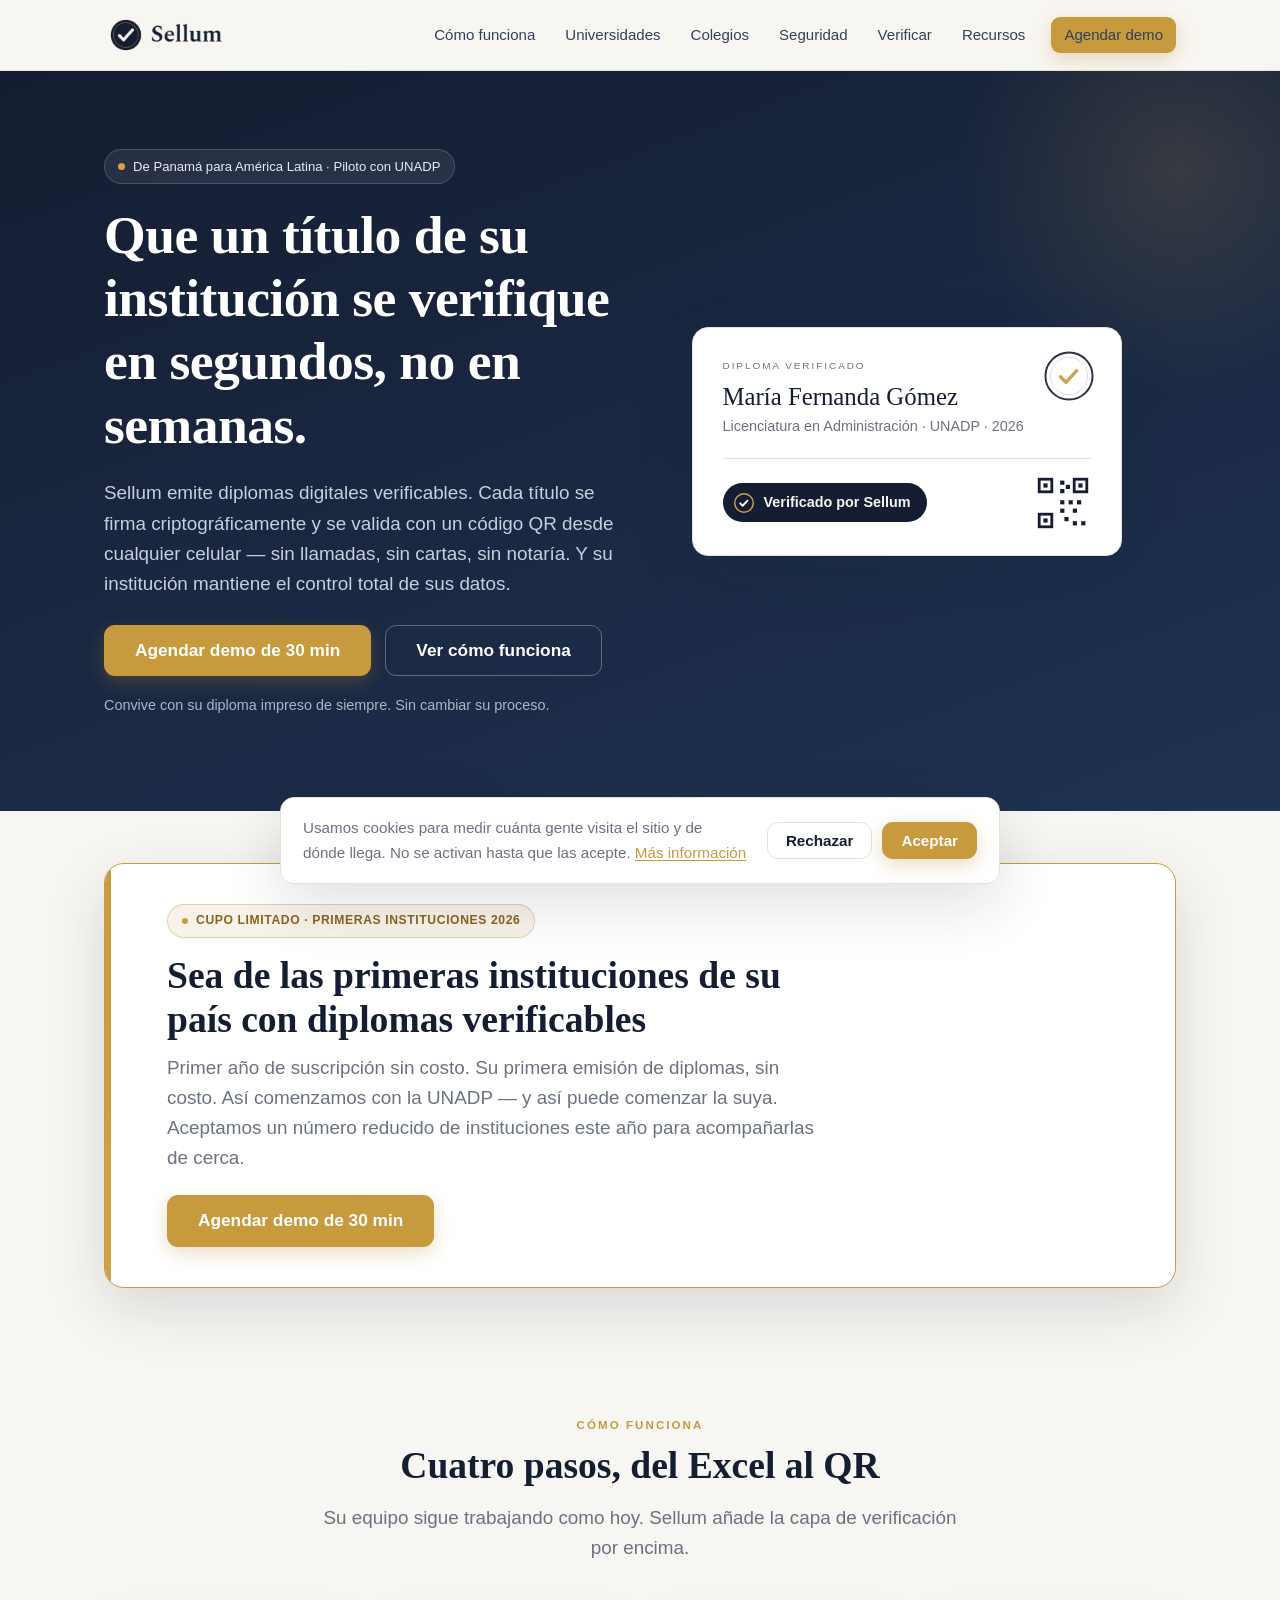
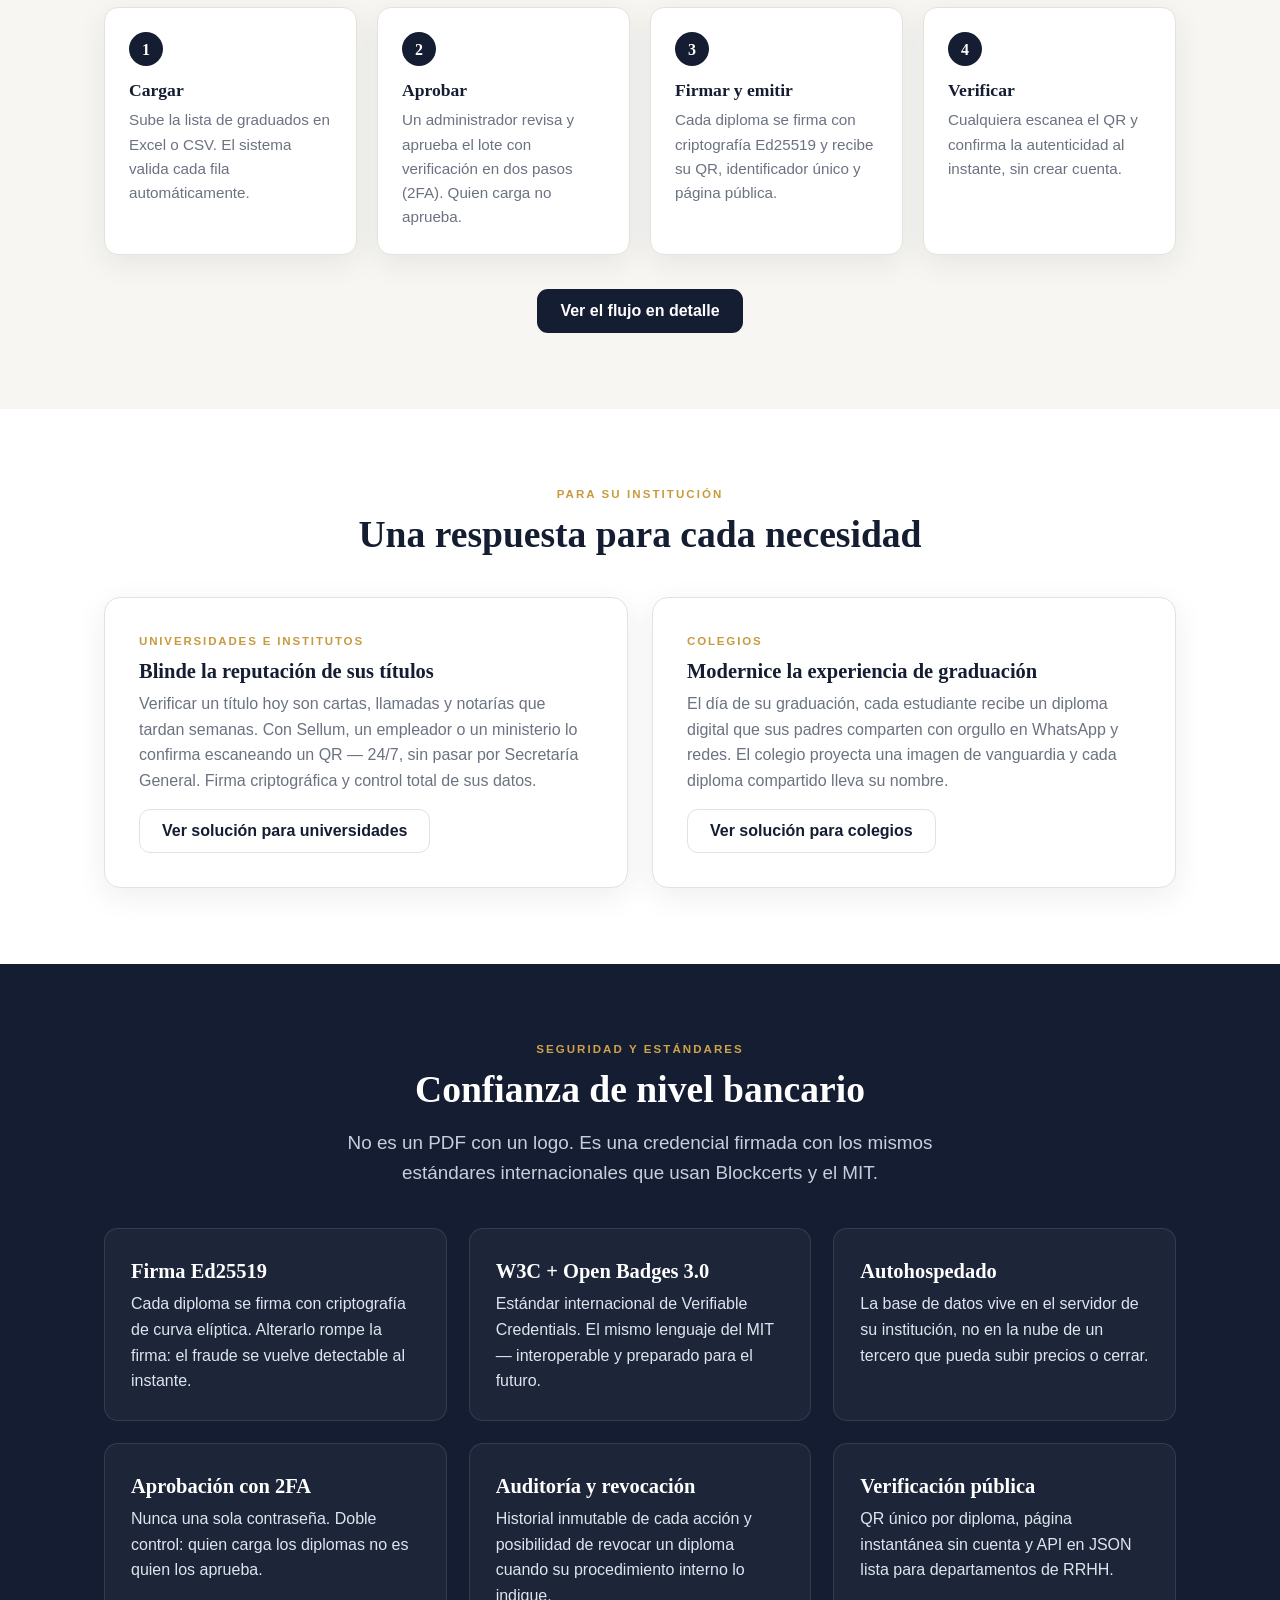
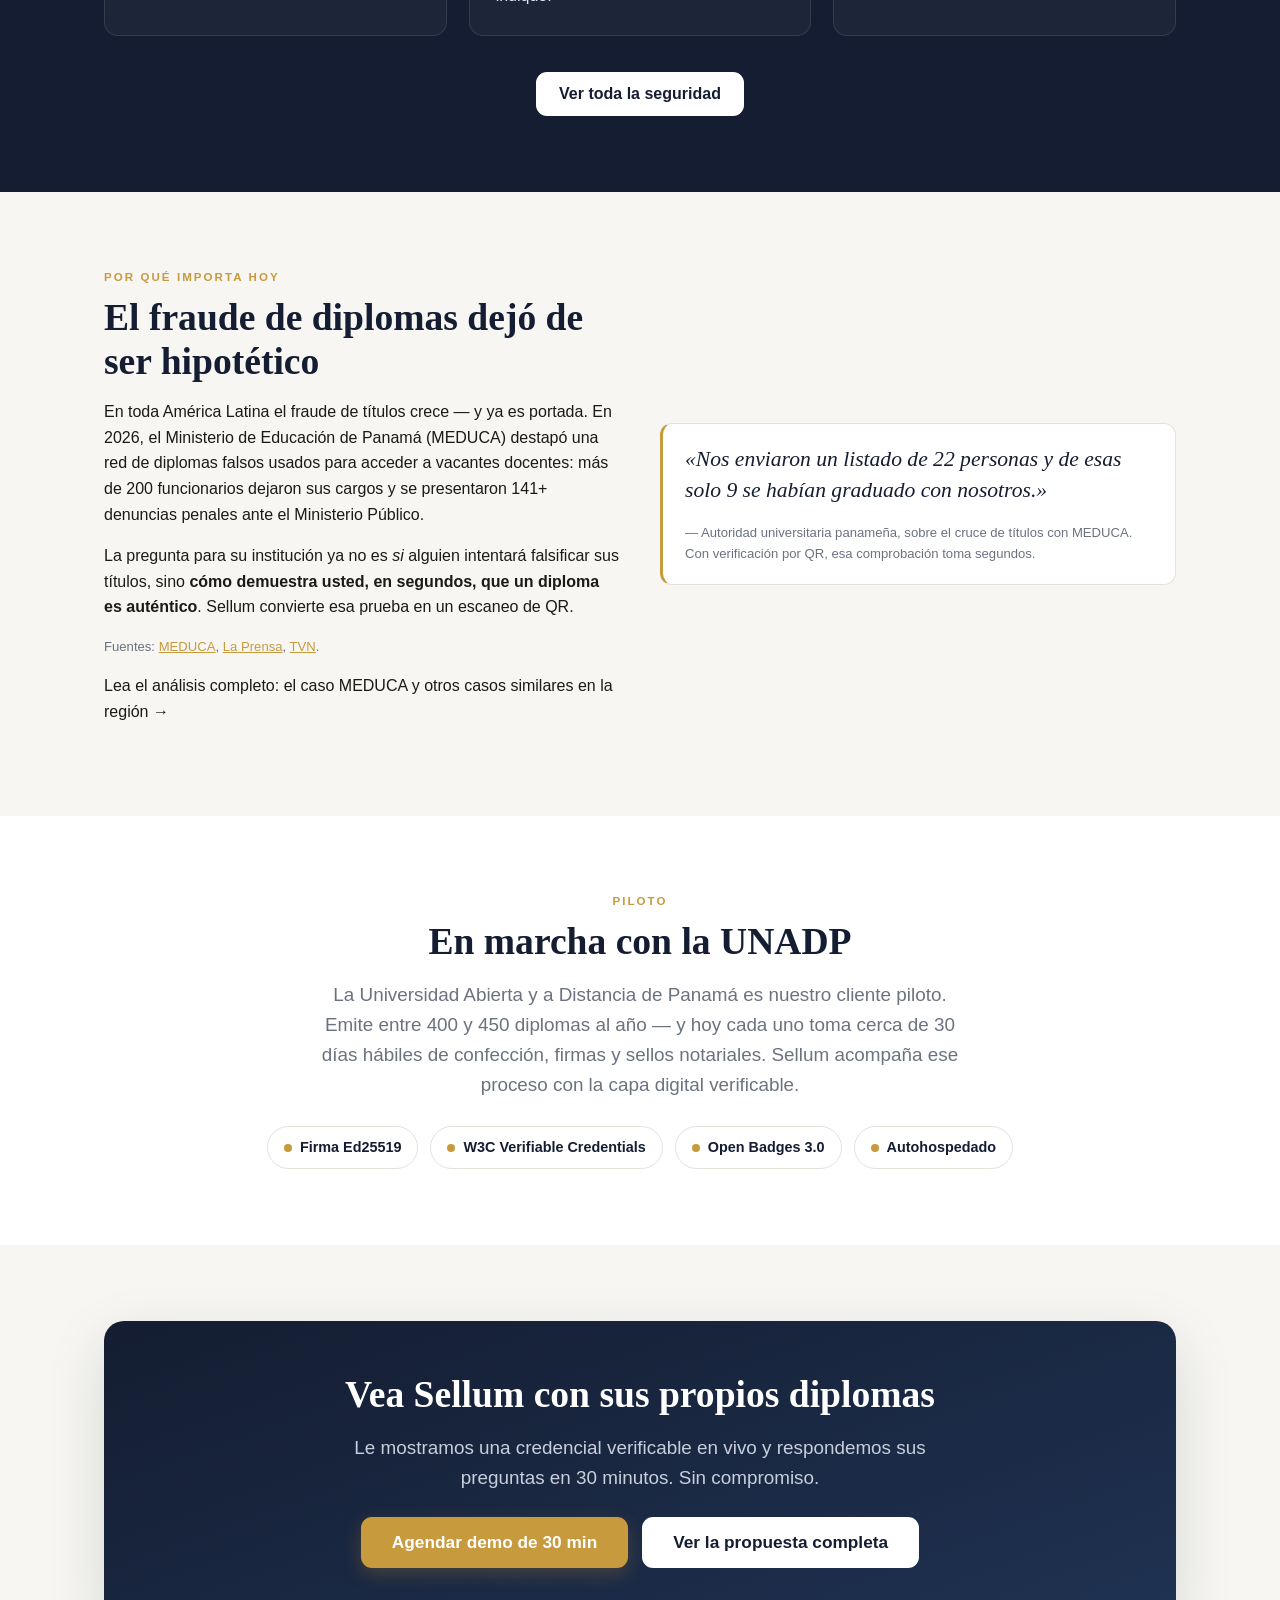
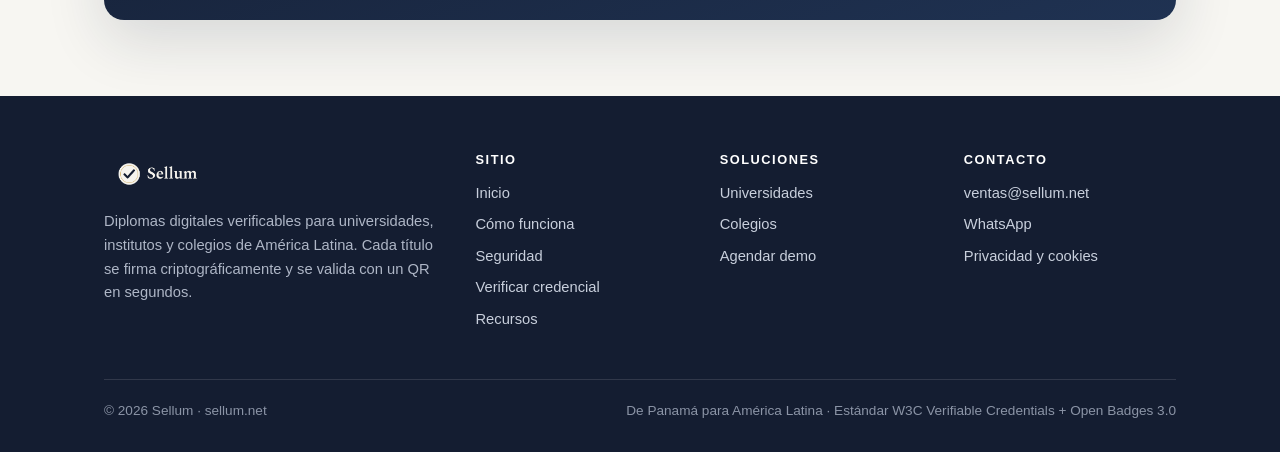
<file: index.html>
<!doctype html>
<html lang="es">
<head>
<meta charset="utf-8">
<meta name="viewport" content="width=device-width, initial-scale=1">
<meta name="google-site-verification" content="BcSBT_f72SK_iYJACXcRt43K1hIrFUNl95QuL32GiVQ" />
<title>Sellum — Diplomas digitales verificables en segundos para América Latina</title>
<meta name="description" content="Sellum emite diplomas digitales verificables para universidades, institutos y colegios de América Latina. Firma criptográfica, verificación por QR en segundos y control total de sus datos. Convive con el diploma impreso.">
<link rel="canonical" href="https://sellum.net/">
<meta property="og:type" content="website">
<meta property="og:locale" content="es_LA">
<meta property="og:site_name" content="Sellum">
<meta property="og:title" content="Diplomas digitales verificables en segundos">
<meta property="og:description" content="Que un título de su institución se verifique con un QR en segundos. Firma criptográfica, control total de los datos y convivencia con el diploma impreso.">
<meta property="og:url" content="https://sellum.net/">
<meta property="og:image" content="https://sellum.net/assets/og-image.jpg">
<meta name="twitter:card" content="summary_large_image">
<meta name="twitter:title" content="Sellum — Diplomas digitales verificables">
<meta name="twitter:description" content="Verificación por QR en segundos, firma criptográfica y control total de sus datos.">
<meta name="twitter:image" content="https://sellum.net/assets/og-image.jpg">
<link rel="icon" href="assets/favicon.svg" type="image/svg+xml">
<link rel="apple-touch-icon" href="assets/favicon.svg">
<link rel="stylesheet" href="assets/site.css">
<script type="application/ld+json">
{
  "@context": "https://schema.org",
  "@type": "Organization",
  "name": "Sellum",
  "url": "https://sellum.net",
  "logo": "https://sellum.net/assets/sellum-logo-color.png",
  "description": "Plataforma de diplomas digitales verificables para instituciones educativas de América Latina, nacida en Panamá. Firma criptográfica y verificación pública por QR.",
  "areaServed": "América Latina",
  "knowsAbout": ["Verifiable Credentials", "Open Badges 3.0", "verificación de diplomas", "firma criptográfica Ed25519"]
}
</script>
<!-- Consentimiento de cookies: decide si se carga Google Tag Manager. Ver assets/cookies.js -->
<script src="assets/cookies.js"></script>
</head>
<body>
<a class="skip-link" href="#main">Saltar al contenido</a>

<header class="site-header">
  <div class="wrap nav">
    <a class="nav__logo" href="/" aria-label="Sellum — Inicio">
      <img src="assets/sellum-logo-color.png" alt="Sellum" width="150" height="53">
    </a>
    <button class="nav__toggle" type="button" aria-label="Abrir menú" aria-controls="nav-links" aria-expanded="false"><span></span></button>
    <nav class="nav__links" id="nav-links" aria-label="Navegación principal">
      <a href="producto">Cómo funciona</a>
      <a href="universidades">Universidades</a>
      <a href="colegios">Colegios</a>
      <a href="seguridad">Seguridad</a>
      <a href="verificar">Verificar</a>
      <a href="recursos/">Recursos</a>
      <span class="nav__cta"><a class="btn btn--gold" href="contacto">Agendar demo</a></span>
    </nav>
  </div>
</header>

<main id="main">

  <!-- HERO -->
  <section class="hero">
    <div class="wrap">
      <div class="hero-grid">
        <div>
          <span class="eyebrow-chip"><span class="dot"></span> De Panamá para América Latina · Piloto con UNADP</span>
          <h1>Que un título de su institución se verifique en segundos, no en semanas.</h1>
          <p class="lead">Sellum emite diplomas digitales verificables. Cada título se firma criptográficamente y se valida con un código QR desde cualquier celular — sin llamadas, sin cartas, sin notaría. Y su institución mantiene el control total de sus datos.</p>
          <div class="btn-row" style="margin-top:26px">
            <a class="btn btn--gold btn--lg" href="contacto">Agendar demo de 30 min</a>
            <a class="btn btn--ghost btn--lg" style="color:#fff;border-color:rgba(255,255,255,.3)" href="producto">Ver cómo funciona</a>
          </div>
          <p style="margin-top:18px;font-size:.9rem;color:#aeb6c6">Convive con su diploma impreso de siempre. Sin cambiar su proceso.</p>
        </div>
        <div>
          <div class="diploma" role="img" aria-label="Ejemplo de diploma digital con sello Verificado por Sellum y código QR">
            <svg class="diploma__seal" viewBox="0 0 64 64" aria-hidden="true"><circle cx="32" cy="32" r="29" fill="none" stroke="#141d31" stroke-width="2.4"/><circle cx="32" cy="32" r="23" fill="none" stroke="#141d3133" stroke-width="1"/><path d="M21.5 33 l6.8 6.8 l13.2 -14.4" fill="none" stroke="#c79a3e" stroke-width="4.2" stroke-linecap="round" stroke-linejoin="round"/></svg>
            <div class="k">Diploma verificado</div>
            <div class="name serif">María Fernanda Gómez</div>
            <div class="prog">Licenciatura en Administración · UNADP · 2026</div>
            <div class="rule"></div>
            <div class="diploma__foot">
              <span class="verified-pill">
                <svg width="22" height="22" viewBox="0 0 64 64" aria-hidden="true"><circle cx="32" cy="32" r="27" fill="none" stroke="#d0a24a" stroke-width="4"/><path d="M21 33 l7 7 l14 -15" fill="none" stroke="#f7f6f2" stroke-width="5.5" stroke-linecap="round" stroke-linejoin="round"/></svg>
                Verificado por Sellum
              </span>
              <svg class="qr" viewBox="0 0 40 40" aria-hidden="true"><rect width="40" height="40" fill="#fff"/><g fill="#141d31"><rect x="2" y="2" width="11" height="11"/><rect x="4" y="4" width="7" height="7" fill="#fff"/><rect x="6" y="6" width="3" height="3"/><rect x="27" y="2" width="11" height="11"/><rect x="29" y="4" width="7" height="7" fill="#fff"/><rect x="31" y="6" width="3" height="3"/><rect x="2" y="27" width="11" height="11"/><rect x="4" y="29" width="7" height="7" fill="#fff"/><rect x="6" y="31" width="3" height="3"/><rect x="18" y="4" width="3" height="3"/><rect x="18" y="10" width="3" height="3"/><rect x="22" y="7" width="3" height="3"/><rect x="18" y="18" width="3" height="3"/><rect x="24" y="18" width="3" height="3"/><rect x="30" y="18" width="3" height="3"/><rect x="18" y="24" width="3" height="3"/><rect x="27" y="24" width="3" height="3"/><rect x="21" y="30" width="3" height="3"/><rect x="27" y="33" width="3" height="3"/><rect x="33" y="33" width="3" height="3"/></g></svg>
            </div>
          </div>
        </div>
      </div>
    </div>
  </section>

  <!-- OFERTA PRIMERAS INSTITUCIONES -->
  <section class="section section--paper section--tight">
    <div class="wrap">
      <div class="offer-band">
        <div class="offer-band__inner">
          <span class="offer-chip"><span class="dot"></span> Cupo limitado · Primeras instituciones 2026</span>
          <h2>Sea de las primeras instituciones de su país con diplomas verificables</h2>
          <p class="lead">Primer año de suscripción sin costo. Su primera emisión de diplomas, sin costo. Así comenzamos con la UNADP — y así puede comenzar la suya. Aceptamos un número reducido de instituciones este año para acompañarlas de cerca.</p>
          <a class="btn btn--gold btn--lg" href="contacto">Agendar demo de 30 min</a>
        </div>
      </div>
    </div>
  </section>

  <!-- CÓMO FUNCIONA -->
  <section class="section section--paper" id="como-funciona">
    <div class="wrap">
      <div class="center" style="margin-bottom:44px">
        <p class="kick">Cómo funciona</p>
        <h2>Cuatro pasos, del Excel al QR</h2>
        <p class="lead center">Su equipo sigue trabajando como hoy. Sellum añade la capa de verificación por encima.</p>
      </div>
      <div class="steps">
        <div class="step">
          <div class="step__n">1</div>
          <h3>Cargar</h3>
          <p>Sube la lista de graduados en Excel o CSV. El sistema valida cada fila automáticamente.</p>
        </div>
        <div class="step">
          <div class="step__n">2</div>
          <h3>Aprobar</h3>
          <p>Un administrador revisa y aprueba el lote con verificación en dos pasos (2FA). Quien carga no aprueba.</p>
        </div>
        <div class="step">
          <div class="step__n">3</div>
          <h3>Firmar y emitir</h3>
          <p>Cada diploma se firma con criptografía Ed25519 y recibe su QR, identificador único y página pública.</p>
        </div>
        <div class="step">
          <div class="step__n">4</div>
          <h3>Verificar</h3>
          <p>Cualquiera escanea el QR y confirma la autenticidad al instante, sin crear cuenta.</p>
        </div>
      </div>
      <div class="center" style="margin-top:34px">
        <a class="btn btn--navy" href="producto">Ver el flujo en detalle</a>
      </div>
    </div>
  </section>

  <!-- VALOR POR AUDIENCIA -->
  <section class="section section--white">
    <div class="wrap">
      <div class="center" style="margin-bottom:40px">
        <p class="kick">Para su institución</p>
        <h2>Una respuesta para cada necesidad</h2>
      </div>
      <div class="aud">
        <div class="aud__card">
          <span class="tag">Universidades e institutos</span>
          <h3>Blinde la reputación de sus títulos</h3>
          <p>Verificar un título hoy son cartas, llamadas y notarías que tardan semanas. Con Sellum, un empleador o un ministerio lo confirma escaneando un QR — 24/7, sin pasar por Secretaría General. Firma criptográfica y control total de sus datos.</p>
          <a class="btn btn--ghost" href="universidades">Ver solución para universidades</a>
        </div>
        <div class="aud__card">
          <span class="tag">Colegios</span>
          <h3>Modernice la experiencia de graduación</h3>
          <p>El día de su graduación, cada estudiante recibe un diploma digital que sus padres comparten con orgullo en WhatsApp y redes. El colegio proyecta una imagen de vanguardia y cada diploma compartido lleva su nombre.</p>
          <a class="btn btn--ghost" href="colegios">Ver solución para colegios</a>
        </div>
      </div>
    </div>
  </section>

  <!-- SEGURIDAD Y ESTÁNDARES -->
  <section class="section section--navy">
    <div class="wrap">
      <div class="center" style="margin-bottom:40px">
        <p class="kick">Seguridad y estándares</p>
        <h2>Confianza de nivel bancario</h2>
        <p class="lead center" style="color:#c8cfdc">No es un PDF con un logo. Es una credencial firmada con los mismos estándares internacionales que usan Blockcerts y el MIT.</p>
      </div>
      <div class="grid grid-3">
        <div class="card">
          <h3>Firma Ed25519</h3>
          <p>Cada diploma se firma con criptografía de curva elíptica. Alterarlo rompe la firma: el fraude se vuelve detectable al instante.</p>
        </div>
        <div class="card">
          <h3>W3C + Open Badges 3.0</h3>
          <p>Estándar internacional de Verifiable Credentials. El mismo lenguaje del MIT — interoperable y preparado para el futuro.</p>
        </div>
        <div class="card">
          <h3>Autohospedado</h3>
          <p>La base de datos vive en el servidor de su institución, no en la nube de un tercero que pueda subir precios o cerrar.</p>
        </div>
        <div class="card">
          <h3>Aprobación con 2FA</h3>
          <p>Nunca una sola contraseña. Doble control: quien carga los diplomas no es quien los aprueba.</p>
        </div>
        <div class="card">
          <h3>Auditoría y revocación</h3>
          <p>Historial inmutable de cada acción y posibilidad de revocar un diploma cuando su procedimiento interno lo indique.</p>
        </div>
        <div class="card">
          <h3>Verificación pública</h3>
          <p>QR único por diploma, página instantánea sin cuenta y API en JSON lista para departamentos de RRHH.</p>
        </div>
      </div>
      <div class="center" style="margin-top:36px">
        <a class="btn btn--onnavy" href="seguridad">Ver toda la seguridad</a>
      </div>
    </div>
  </section>

  <!-- CONTEXTO MERCADO (MEDUCA, con tacto) -->
  <section class="section section--paper">
    <div class="wrap">
      <div class="grid grid-2" style="align-items:center;gap:40px">
        <div>
          <p class="kick">Por qué importa hoy</p>
          <h2>El fraude de diplomas dejó de ser hipotético</h2>
          <p>En toda América Latina el fraude de títulos crece — y ya es portada. En 2026, el Ministerio de Educación de Panamá (MEDUCA) destapó una red de diplomas falsos usados para acceder a vacantes docentes: más de 200 funcionarios dejaron sus cargos y se presentaron 141+ denuncias penales ante el Ministerio Público.</p>
          <p>La pregunta para su institución ya no es <em>si</em> alguien intentará falsificar sus títulos, sino <strong>cómo demuestra usted, en segundos, que un diploma es auténtico</strong>. Sellum convierte esa prueba en un escaneo de QR.</p>
          <p class="source-note">Fuentes: <a href="https://www.meduca.gob.pa/tras-denuncias-por-presuntos-diplomas-falsos-y-red-de-corrupcion-se-registran-renuncias-y-abandono-de-cargos-por-funcionarios-y-docentes/" target="_blank" rel="noopener">MEDUCA</a>, <a href="https://www.prensa.com/sociedad/meduca-destapa-red-de-diplomas-falsos-hay-141-denuncias-en-el-ministerio-publico/" target="_blank" rel="noopener">La Prensa</a>, <a href="https://www.tvn-2.com/nacionales/docentes-funcionarios-renuncian-medio-escandalo-diplomas-falsos-lucy-molinar-ministerio-de-educacion_1_2239912.html" target="_blank" rel="noopener">TVN</a>.</p>
          <p><a href="recursos/fraude-de-diplomas-en-america-latina">Lea el análisis completo: el caso MEDUCA y otros casos similares en la región →</a></p>
        </div>
        <div class="note">
          <p class="quote">«Nos enviaron un listado de 22 personas y de esas solo 9 se habían graduado con nosotros.»</p>
          <p class="source-note" style="margin-bottom:0">— Autoridad universitaria panameña, sobre el cruce de títulos con MEDUCA. Con verificación por QR, esa comprobación toma segundos.</p>
        </div>
      </div>
    </div>
  </section>

  <!-- PRUEBA SOCIAL: PILOTO UNADP -->
  <section class="section section--white">
    <div class="wrap center">
      <p class="kick">Piloto</p>
      <h2>En marcha con la UNADP</h2>
      <p class="lead center">La Universidad Abierta y a Distancia de Panamá es nuestro cliente piloto. Emite entre 400 y 450 diplomas al año — y hoy cada uno toma cerca de 30 días hábiles de confección, firmas y sellos notariales. Sellum acompaña ese proceso con la capa digital verificable.</p>
      <div class="badges" style="margin-top:26px">
        <span class="badge-std"><span class="b-dot"></span> Firma Ed25519</span>
        <span class="badge-std"><span class="b-dot"></span> W3C Verifiable Credentials</span>
        <span class="badge-std"><span class="b-dot"></span> Open Badges 3.0</span>
        <span class="badge-std"><span class="b-dot"></span> Autohospedado</span>
      </div>
    </div>
  </section>

  <!-- CTA FINAL -->
  <section class="section section--paper">
    <div class="wrap">
      <div class="ctaband">
        <h2>Vea Sellum con sus propios diplomas</h2>
        <p class="lead">Le mostramos una credencial verificable en vivo y respondemos sus preguntas en 30 minutos. Sin compromiso.</p>
        <div class="btn-row" style="justify-content:center;margin-top:24px">
          <a class="btn btn--gold btn--lg" href="contacto">Agendar demo de 30 min</a>
          <a class="btn btn--onnavy btn--lg" href="landing-demo">Ver la propuesta completa</a>
        </div>
      </div>
    </div>
  </section>

</main>

<footer class="site-footer">
  <div class="wrap">
    <div class="footer-grid">
      <div>
        <div class="footer-logo"><img src="assets/sellum-logo-reverse.png" alt="Sellum" width="129" height="53"></div>
        <p>Diplomas digitales verificables para universidades, institutos y colegios de América Latina. Cada título se firma criptográficamente y se valida con un QR en segundos.</p>
      </div>
      <div>
        <h4>Sitio</h4>
        <ul>
          <li><a href="/">Inicio</a></li>
          <li><a href="producto">Cómo funciona</a></li>
          <li><a href="seguridad">Seguridad</a></li>
          <li><a href="verificar">Verificar credencial</a></li>
          <li><a href="recursos/">Recursos</a></li>
        </ul>
      </div>
      <div>
        <h4>Soluciones</h4>
        <ul>
          <li><a href="universidades">Universidades</a></li>
          <li><a href="colegios">Colegios</a></li>
          <li><a href="contacto">Agendar demo</a></li>
        </ul>
      </div>
      <div>
        <h4>Contacto</h4>
        <ul>
          <li><a href="mailto:ventas@sellum.net">ventas@sellum.net</a></li>
          <li><a href="https://wa.me/50763304392" target="_blank" rel="noopener">WhatsApp</a></li>
          <li><a href="/privacidad">Privacidad y cookies</a></li>
        </ul>
      </div>
    </div>
    <div class="footer-bottom">
      <span>© <span data-year>2026</span> Sellum · sellum.net</span>
      <span>De Panamá para América Latina · Estándar W3C Verifiable Credentials + Open Badges 3.0</span>
    </div>
  </div>
</footer>

<div class="sticky-cta">
  <a class="btn btn--gold" href="contacto">Agendar demo</a>
  <a class="btn btn--wa" href="https://wa.me/50763304392" target="_blank" rel="noopener" aria-label="Escríbanos por WhatsApp">WhatsApp</a>
</div>

<script src="assets/site.js" defer></script>
</body>
</html>
</file>
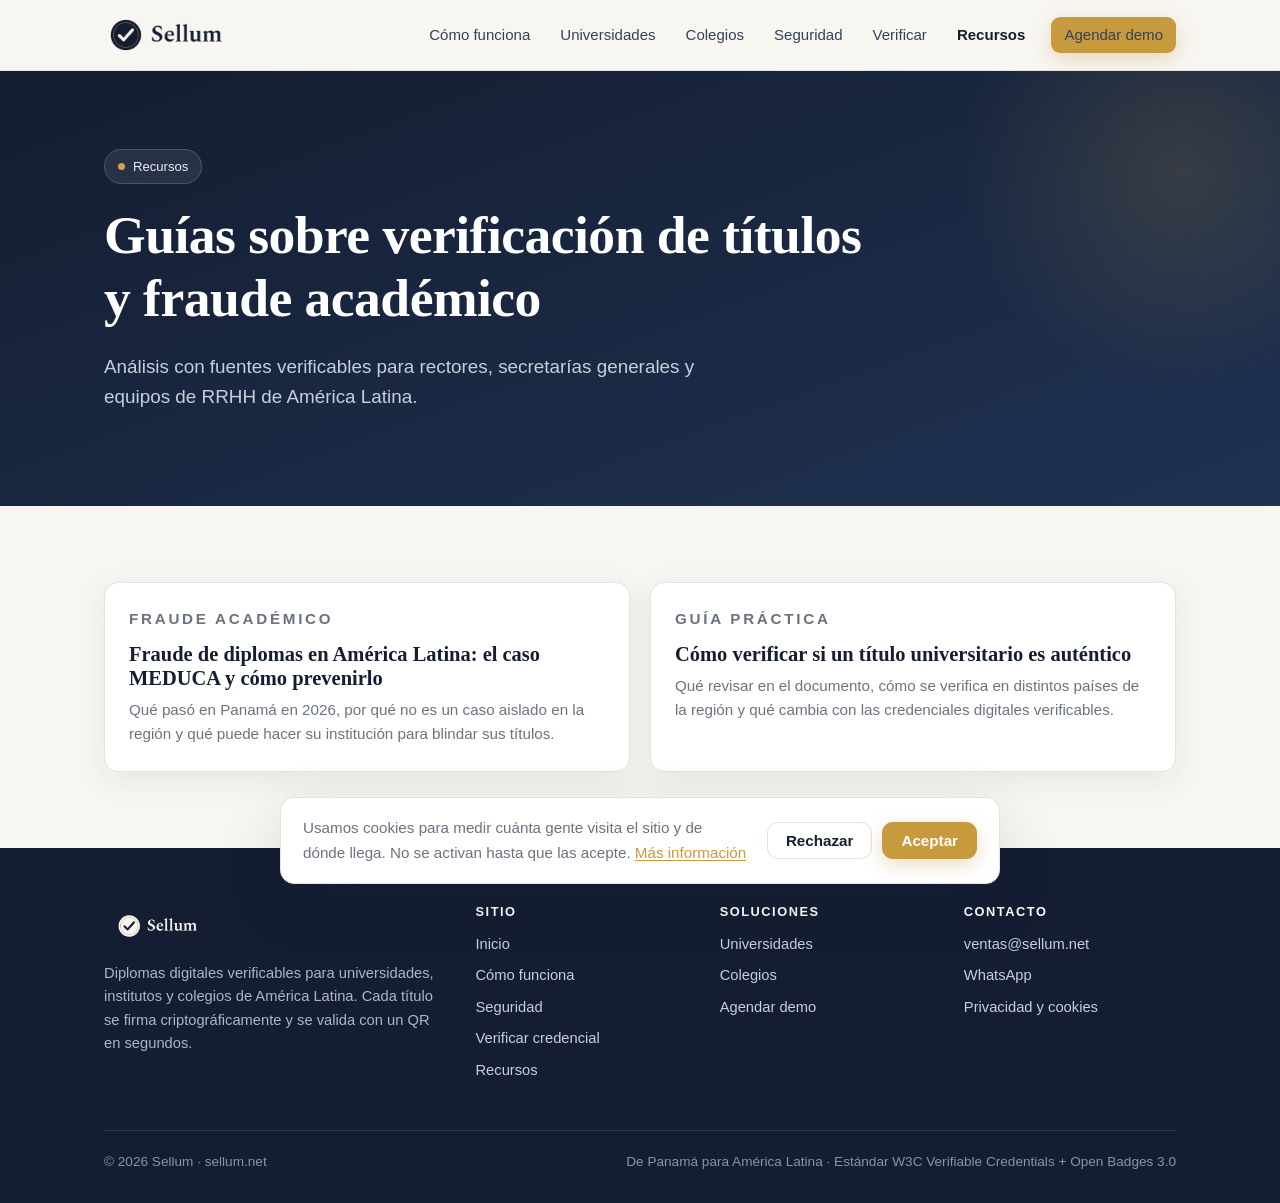
<file: recursos/index.html>
<!doctype html>
<html lang="es">
<head>
<meta charset="utf-8">
<meta name="viewport" content="width=device-width, initial-scale=1">
<title>Recursos sobre diplomas digitales y verificación de títulos | Sellum</title>
<meta name="description" content="Guías y análisis sobre verificación de títulos universitarios, fraude académico en América Latina y credenciales digitales verificables. Contenido de Sellum.">
<link rel="canonical" href="https://sellum.net/recursos/">
<meta property="og:type" content="website">
<meta property="og:locale" content="es_LA">
<meta property="og:site_name" content="Sellum">
<meta property="og:title" content="Recursos sobre diplomas digitales y verificación de títulos">
<meta property="og:description" content="Guías y análisis sobre verificación de títulos, fraude académico en América Latina y credenciales digitales verificables.">
<meta property="og:url" content="https://sellum.net/recursos/">
<meta property="og:image" content="https://sellum.net/assets/og-image.jpg">
<meta name="twitter:card" content="summary_large_image">
<meta name="twitter:image" content="https://sellum.net/assets/og-image.jpg">
<link rel="icon" href="../assets/favicon.svg" type="image/svg+xml">
<link rel="apple-touch-icon" href="../assets/favicon.svg">
<link rel="stylesheet" href="../assets/site.css">
<script type="application/ld+json">
{"@context":"https://schema.org","@type":"Organization","name":"Sellum","url":"https://sellum.net","logo":"https://sellum.net/assets/sellum-logo-color.png","areaServed":"América Latina"}
</script>
<!-- Consentimiento de cookies: decide si se carga Google Tag Manager. Ver assets/cookies.js -->
<script src="../assets/cookies.js"></script>
</head>
<body>
<a class="skip-link" href="#main">Saltar al contenido</a>

<header class="site-header">
  <div class="wrap nav">
    <a class="nav__logo" href="/" aria-label="Sellum — Inicio"><img src="../assets/sellum-logo-color.png" alt="Sellum" width="150" height="53"></a>
    <button class="nav__toggle" type="button" aria-label="Abrir menú" aria-controls="nav-links" aria-expanded="false"><span></span></button>
    <nav class="nav__links" id="nav-links" aria-label="Navegación principal">
      <a href="../producto">Cómo funciona</a>
      <a href="../universidades">Universidades</a>
      <a href="../colegios">Colegios</a>
      <a href="../seguridad">Seguridad</a>
      <a href="../verificar">Verificar</a>
      <a href="/recursos/" class="is-active">Recursos</a>
      <span class="nav__cta"><a class="btn btn--gold" href="../contacto">Agendar demo</a></span>
    </nav>
  </div>
</header>

<main id="main">

  <section class="hero">
    <div class="wrap">
      <div class="maxw">
        <span class="eyebrow-chip"><span class="dot"></span> Recursos</span>
        <h1>Guías sobre verificación de títulos y fraude académico</h1>
        <p class="lead">Análisis con fuentes verificables para rectores, secretarías generales y equipos de RRHH de América Latina.</p>
      </div>
    </div>
  </section>

  <section class="section section--paper">
    <div class="wrap">
      <div class="article-cards">
        <a class="article-card" href="fraude-de-diplomas-en-america-latina">
          <p class="kick">Fraude académico</p>
          <h3>Fraude de diplomas en América Latina: el caso MEDUCA y cómo prevenirlo</h3>
          <p>Qué pasó en Panamá en 2026, por qué no es un caso aislado en la región y qué puede hacer su institución para blindar sus títulos.</p>
        </a>
        <a class="article-card" href="como-verificar-titulo-universitario-autentico">
          <p class="kick">Guía práctica</p>
          <h3>Cómo verificar si un título universitario es auténtico</h3>
          <p>Qué revisar en el documento, cómo se verifica en distintos países de la región y qué cambia con las credenciales digitales verificables.</p>
        </a>
      </div>
    </div>
  </section>

</main>

<footer class="site-footer">
  <div class="wrap">
    <div class="footer-grid">
      <div>
        <div class="footer-logo"><img src="../assets/sellum-logo-reverse.png" alt="Sellum" width="129" height="53"></div>
        <p>Diplomas digitales verificables para universidades, institutos y colegios de América Latina. Cada título se firma criptográficamente y se valida con un QR en segundos.</p>
      </div>
      <div><h4>Sitio</h4><ul><li><a href="/">Inicio</a></li><li><a href="../producto">Cómo funciona</a></li><li><a href="../seguridad">Seguridad</a></li><li><a href="../verificar">Verificar credencial</a></li><li><a href="/recursos/">Recursos</a></li></ul></div>
      <div><h4>Soluciones</h4><ul><li><a href="../universidades">Universidades</a></li><li><a href="../colegios">Colegios</a></li><li><a href="../contacto">Agendar demo</a></li></ul></div>
      <div><h4>Contacto</h4><ul><li><a href="mailto:ventas@sellum.net">ventas@sellum.net</a></li><li><a href="https://wa.me/50763304392" target="_blank" rel="noopener">WhatsApp</a></li><li><a href="/privacidad">Privacidad y cookies</a></li></ul></div>
    </div>
    <div class="footer-bottom">
      <span>© <span data-year>2026</span> Sellum · sellum.net</span>
      <span>De Panamá para América Latina · Estándar W3C Verifiable Credentials + Open Badges 3.0</span>
    </div>
  </div>
</footer>

<div class="sticky-cta">
  <a class="btn btn--gold" href="../contacto">Agendar demo</a>
  <a class="btn btn--wa" href="https://wa.me/50763304392" target="_blank" rel="noopener">WhatsApp</a>
</div>

<script src="../assets/site.js" defer></script>
</body>
</html>
</file>
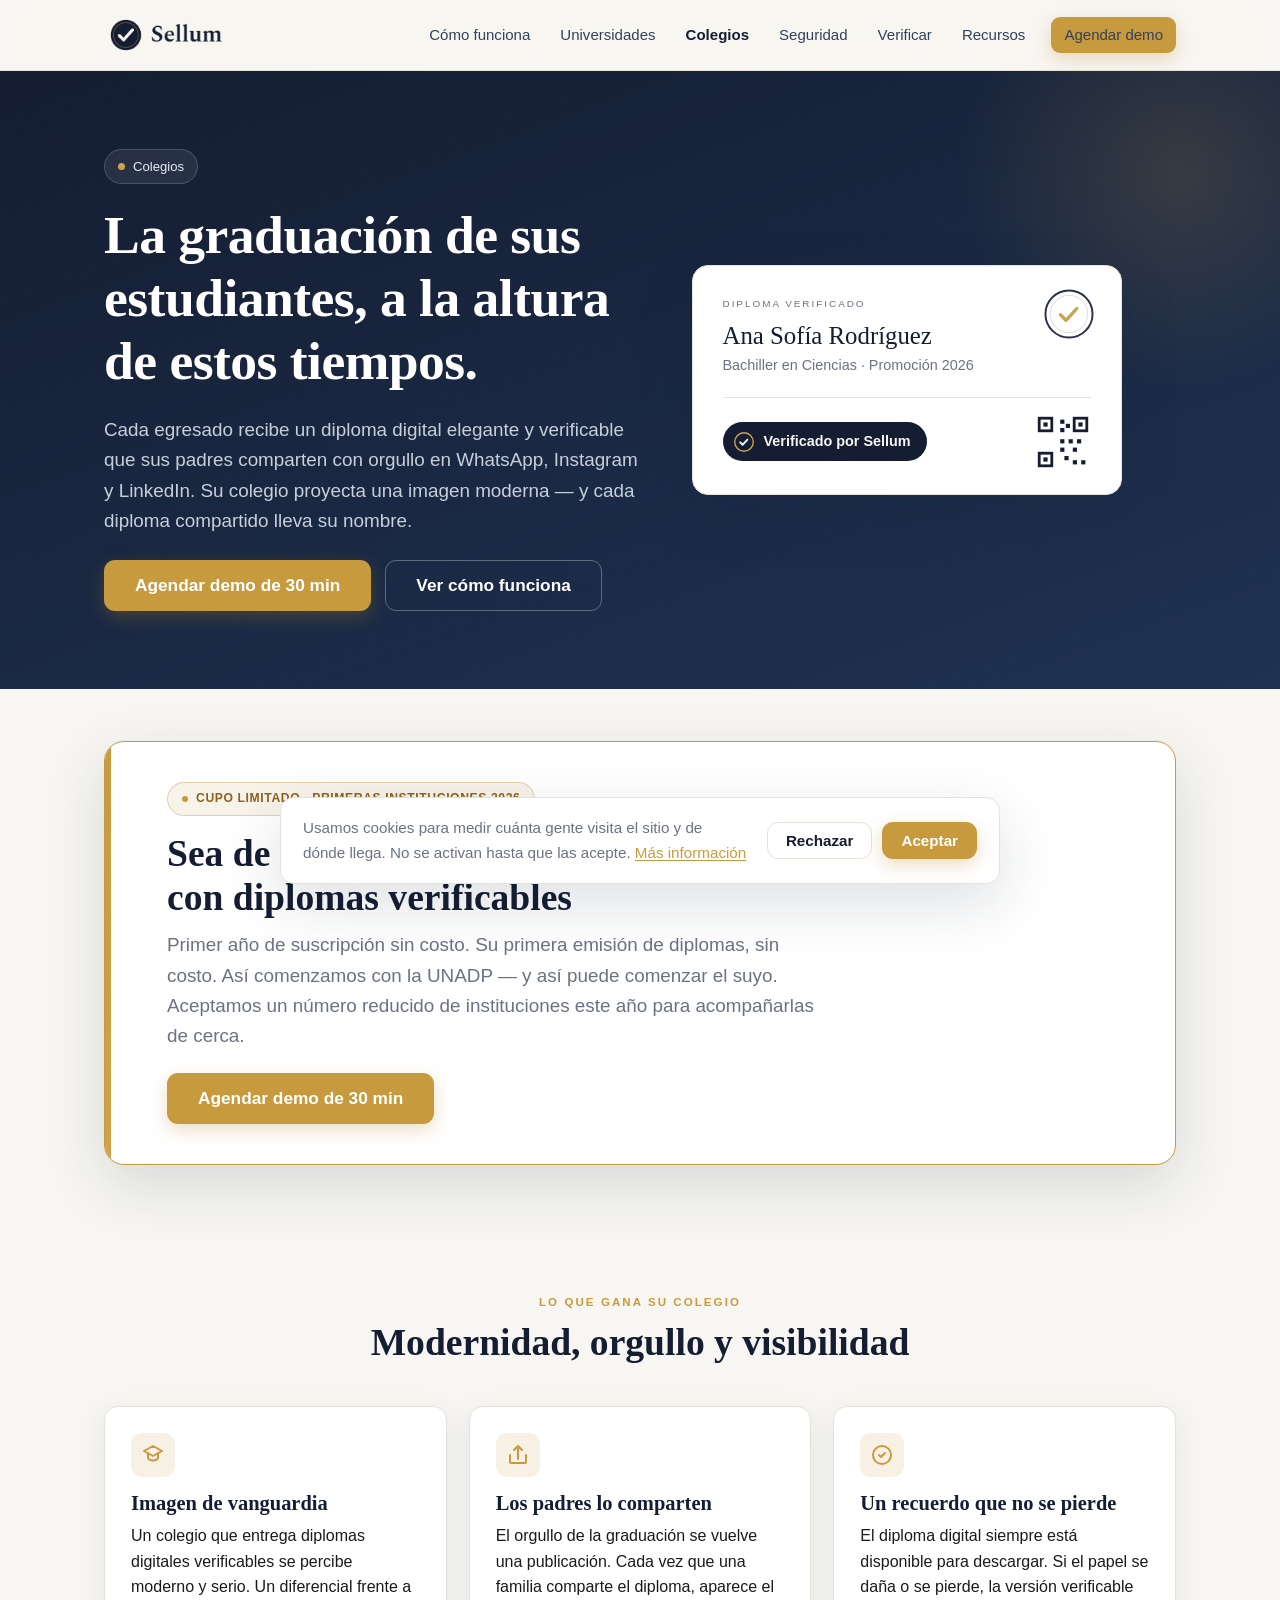
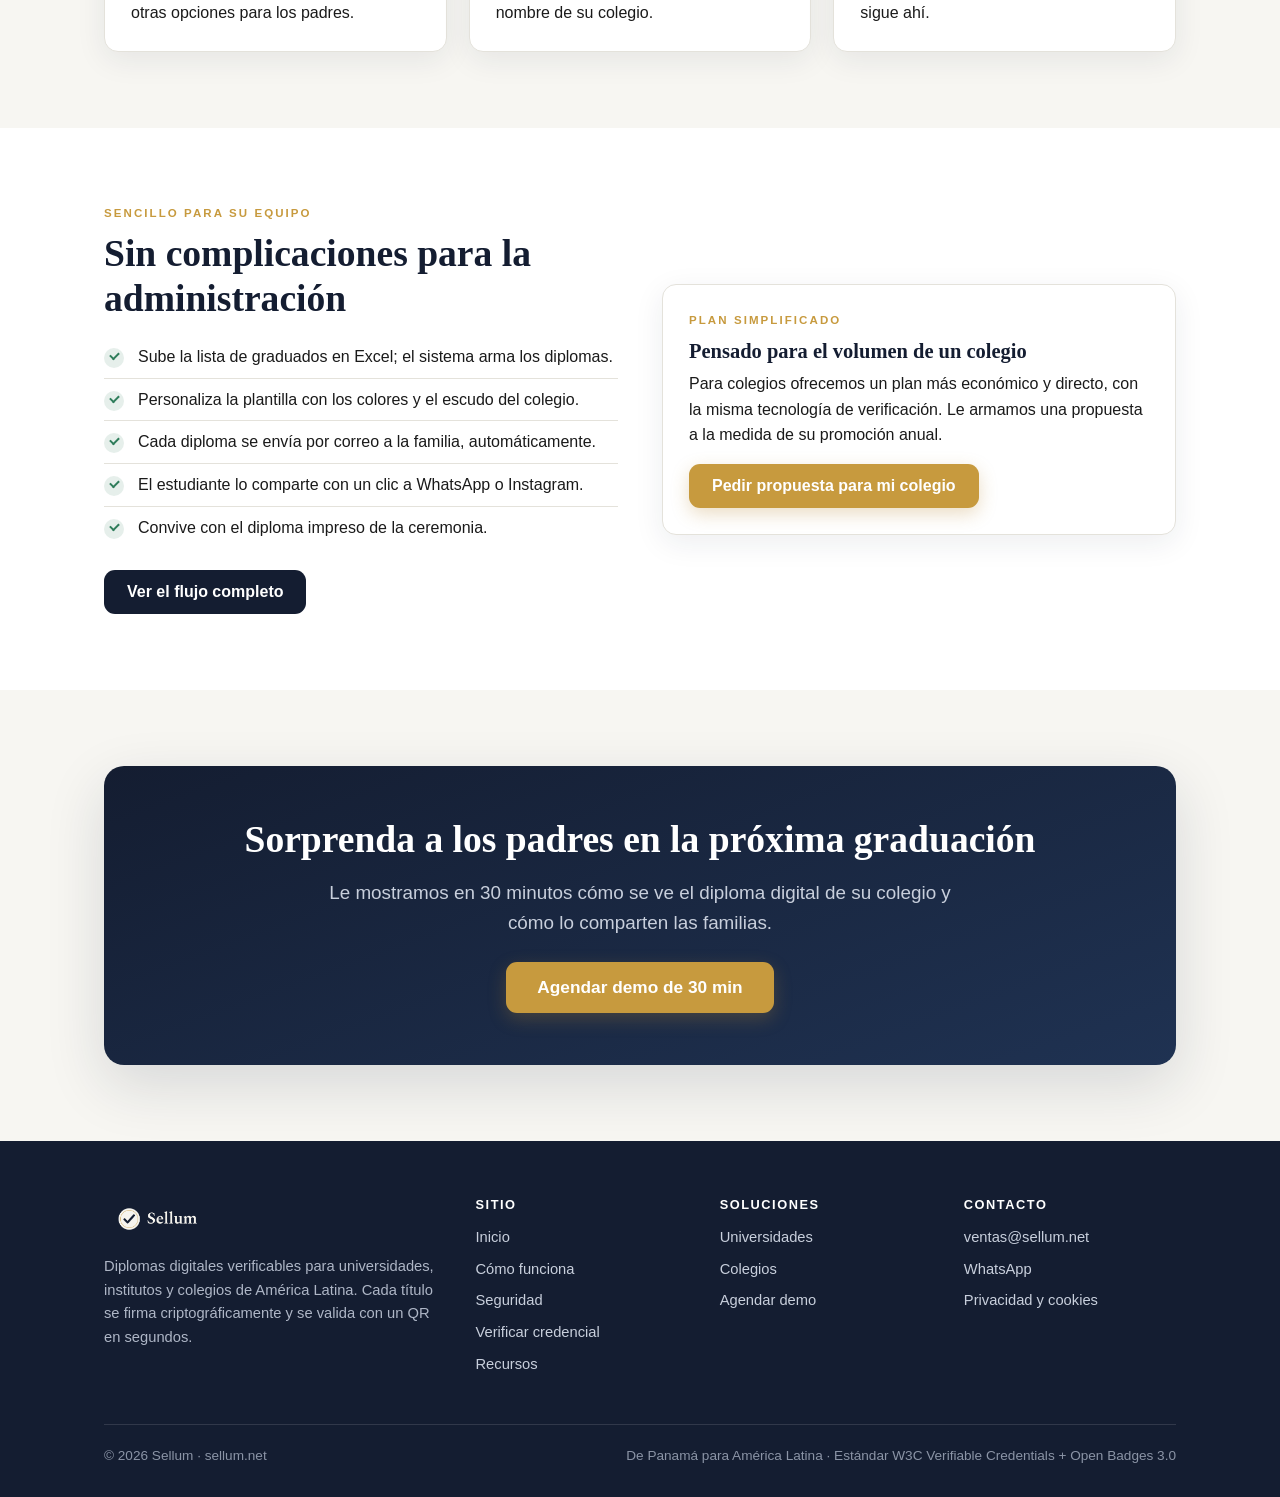
<file: colegios.html>
<!doctype html>
<html lang="es">
<head>
<meta charset="utf-8">
<meta name="viewport" content="width=device-width, initial-scale=1">
<title>Sellum para colegios — Diplomas digitales que dan orgullo</title>
<meta name="description" content="Modernice la graduación de su colegio. Cada estudiante recibe un diploma digital que sus padres comparten con orgullo en WhatsApp y redes, y su colegio proyecta imagen de vanguardia.">
<link rel="canonical" href="https://sellum.net/colegios">
<meta property="og:type" content="website">
<meta property="og:locale" content="es_LA">
<meta property="og:site_name" content="Sellum">
<meta property="og:title" content="Sellum para colegios — Diplomas digitales que dan orgullo">
<meta property="og:description" content="Los padres comparten el diploma verificado de su hijo; el colegio gana visibilidad y una imagen moderna.">
<meta property="og:url" content="https://sellum.net/colegios">
<meta property="og:image" content="https://sellum.net/assets/og-image.jpg">
<meta name="twitter:card" content="summary_large_image">
<meta name="twitter:image" content="https://sellum.net/assets/og-image.jpg">
<link rel="icon" href="assets/favicon.svg" type="image/svg+xml">
<link rel="apple-touch-icon" href="assets/favicon.svg">
<link rel="stylesheet" href="assets/site.css">
<script type="application/ld+json">
{"@context":"https://schema.org","@type":"Organization","name":"Sellum","url":"https://sellum.net","logo":"https://sellum.net/assets/sellum-logo-color.png","areaServed":"América Latina"}
</script>
<!-- Consentimiento de cookies: decide si se carga Google Tag Manager. Ver assets/cookies.js -->
<script src="assets/cookies.js"></script>
</head>
<body>
<a class="skip-link" href="#main">Saltar al contenido</a>

<header class="site-header">
  <div class="wrap nav">
    <a class="nav__logo" href="/" aria-label="Sellum — Inicio"><img src="assets/sellum-logo-color.png" alt="Sellum" width="150" height="53"></a>
    <button class="nav__toggle" type="button" aria-label="Abrir menú" aria-controls="nav-links" aria-expanded="false"><span></span></button>
    <nav class="nav__links" id="nav-links" aria-label="Navegación principal">
      <a href="producto">Cómo funciona</a>
      <a href="universidades">Universidades</a>
      <a href="colegios" class="is-active">Colegios</a>
      <a href="seguridad">Seguridad</a>
      <a href="verificar">Verificar</a>
      <a href="recursos/">Recursos</a>
      <span class="nav__cta"><a class="btn btn--gold" href="contacto">Agendar demo</a></span>
    </nav>
  </div>
</header>

<main id="main">

  <section class="hero">
    <div class="wrap">
      <div class="hero-grid">
        <div>
          <span class="eyebrow-chip"><span class="dot"></span> Colegios</span>
          <h1>La graduación de sus estudiantes, a la altura de estos tiempos.</h1>
          <p class="lead">Cada egresado recibe un diploma digital elegante y verificable que sus padres comparten con orgullo en WhatsApp, Instagram y LinkedIn. Su colegio proyecta una imagen moderna — y cada diploma compartido lleva su nombre.</p>
          <div class="btn-row" style="margin-top:24px">
            <a class="btn btn--gold btn--lg" href="contacto">Agendar demo de 30 min</a>
            <a class="btn btn--ghost btn--lg" style="color:#fff;border-color:rgba(255,255,255,.3)" href="producto">Ver cómo funciona</a>
          </div>
        </div>
        <div>
          <div class="diploma" role="img" aria-label="Diploma de bachillerato digital con sello Verificado por Sellum">
            <svg class="diploma__seal" viewBox="0 0 64 64" aria-hidden="true"><circle cx="32" cy="32" r="29" fill="none" stroke="#141d31" stroke-width="2.4"/><circle cx="32" cy="32" r="23" fill="none" stroke="#141d3133" stroke-width="1"/><path d="M21.5 33 l6.8 6.8 l13.2 -14.4" fill="none" stroke="#c79a3e" stroke-width="4.2" stroke-linecap="round" stroke-linejoin="round"/></svg>
            <div class="k">Diploma verificado</div>
            <div class="name serif">Ana Sofía Rodríguez</div>
            <div class="prog">Bachiller en Ciencias · Promoción 2026</div>
            <div class="rule"></div>
            <div class="diploma__foot">
              <span class="verified-pill">
                <svg width="22" height="22" viewBox="0 0 64 64" aria-hidden="true"><circle cx="32" cy="32" r="27" fill="none" stroke="#d0a24a" stroke-width="4"/><path d="M21 33 l7 7 l14 -15" fill="none" stroke="#f7f6f2" stroke-width="5.5" stroke-linecap="round" stroke-linejoin="round"/></svg>
                Verificado por Sellum
              </span>
              <svg class="qr" viewBox="0 0 40 40" aria-hidden="true"><rect width="40" height="40" fill="#fff"/><g fill="#141d31"><rect x="2" y="2" width="11" height="11"/><rect x="4" y="4" width="7" height="7" fill="#fff"/><rect x="6" y="6" width="3" height="3"/><rect x="27" y="2" width="11" height="11"/><rect x="29" y="4" width="7" height="7" fill="#fff"/><rect x="31" y="6" width="3" height="3"/><rect x="2" y="27" width="11" height="11"/><rect x="4" y="29" width="7" height="7" fill="#fff"/><rect x="6" y="31" width="3" height="3"/><rect x="18" y="4" width="3" height="3"/><rect x="18" y="10" width="3" height="3"/><rect x="22" y="7" width="3" height="3"/><rect x="18" y="18" width="3" height="3"/><rect x="24" y="18" width="3" height="3"/><rect x="30" y="18" width="3" height="3"/><rect x="18" y="24" width="3" height="3"/><rect x="27" y="24" width="3" height="3"/><rect x="21" y="30" width="3" height="3"/><rect x="27" y="33" width="3" height="3"/><rect x="33" y="33" width="3" height="3"/></g></svg>
            </div>
          </div>
        </div>
      </div>
    </div>
  </section>

  <!-- OFERTA PRIMERAS INSTITUCIONES -->
  <section class="section section--paper section--tight">
    <div class="wrap">
      <div class="offer-band">
        <div class="offer-band__inner">
          <span class="offer-chip"><span class="dot"></span> Cupo limitado · Primeras instituciones 2026</span>
          <h2>Sea de los primeros colegios de su país con diplomas verificables</h2>
          <p class="lead">Primer año de suscripción sin costo. Su primera emisión de diplomas, sin costo. Así comenzamos con la UNADP — y así puede comenzar el suyo. Aceptamos un número reducido de instituciones este año para acompañarlas de cerca.</p>
          <a class="btn btn--gold btn--lg" href="contacto">Agendar demo de 30 min</a>
        </div>
      </div>
    </div>
  </section>

  <!-- BENEFICIOS -->
  <section class="section section--paper">
    <div class="wrap">
      <div class="center" style="margin-bottom:40px">
        <p class="kick">Lo que gana su colegio</p>
        <h2>Modernidad, orgullo y visibilidad</h2>
      </div>
      <div class="grid grid-3">
        <div class="card">
          <div class="ico"><svg viewBox="0 0 24 24" fill="none" stroke-width="2" stroke-linecap="round" stroke-linejoin="round"><path d="M12 3l9 5-9 5-9-5 9-5z"/><path d="M7 10v5c0 1 2.2 2.5 5 2.5s5-1.5 5-2.5v-5"/></svg></div>
          <h3>Imagen de vanguardia</h3>
          <p>Un colegio que entrega diplomas digitales verificables se percibe moderno y serio. Un diferencial frente a otras opciones para los padres.</p>
        </div>
        <div class="card">
          <div class="ico"><svg viewBox="0 0 24 24" fill="none" stroke-width="2" stroke-linecap="round" stroke-linejoin="round"><path d="M4 12v7a1 1 0 0 0 1 1h14a1 1 0 0 0 1-1v-7"/><path d="M12 3v13M8 7l4-4 4 4"/></svg></div>
          <h3>Los padres lo comparten</h3>
          <p>El orgullo de la graduación se vuelve una publicación. Cada vez que una familia comparte el diploma, aparece el nombre de su colegio.</p>
        </div>
        <div class="card">
          <div class="ico"><svg viewBox="0 0 24 24" fill="none" stroke-width="2" stroke-linecap="round" stroke-linejoin="round"><circle cx="12" cy="12" r="9"/><path d="M9 12l2 2 4-4"/></svg></div>
          <h3>Un recuerdo que no se pierde</h3>
          <p>El diploma digital siempre está disponible para descargar. Si el papel se daña o se pierde, la versión verificable sigue ahí.</p>
        </div>
      </div>
    </div>
  </section>

  <!-- CÓMO ES PARA EL COLEGIO -->
  <section class="section section--white">
    <div class="wrap">
      <div class="grid grid-2" style="align-items:center;gap:44px">
        <div>
          <p class="kick">Sencillo para su equipo</p>
          <h2>Sin complicaciones para la administración</h2>
          <ul class="checklist">
            <li>Sube la lista de graduados en Excel; el sistema arma los diplomas.</li>
            <li>Personaliza la plantilla con los colores y el escudo del colegio.</li>
            <li>Cada diploma se envía por correo a la familia, automáticamente.</li>
            <li>El estudiante lo comparte con un clic a WhatsApp o Instagram.</li>
            <li>Convive con el diploma impreso de la ceremonia.</li>
          </ul>
          <div class="btn-row" style="margin-top:22px">
            <a class="btn btn--navy" href="producto">Ver el flujo completo</a>
          </div>
        </div>
        <div class="card">
          <p class="kick">Plan simplificado</p>
          <h3>Pensado para el volumen de un colegio</h3>
          <p>Para colegios ofrecemos un plan más económico y directo, con la misma tecnología de verificación. Le armamos una propuesta a la medida de su promoción anual.</p>
          <p style="margin-bottom:0"><a class="btn btn--gold" href="contacto">Pedir propuesta para mi colegio</a></p>
        </div>
      </div>
    </div>
  </section>

  <section class="section section--paper">
    <div class="wrap">
      <div class="ctaband">
        <h2>Sorprenda a los padres en la próxima graduación</h2>
        <p class="lead">Le mostramos en 30 minutos cómo se ve el diploma digital de su colegio y cómo lo comparten las familias.</p>
        <div class="btn-row" style="justify-content:center;margin-top:24px">
          <a class="btn btn--gold btn--lg" href="contacto">Agendar demo de 30 min</a>
        </div>
      </div>
    </div>
  </section>

</main>

<footer class="site-footer">
  <div class="wrap">
    <div class="footer-grid">
      <div>
        <div class="footer-logo"><img src="assets/sellum-logo-reverse.png" alt="Sellum" width="129" height="53"></div>
        <p>Diplomas digitales verificables para universidades, institutos y colegios de América Latina. Cada título se firma criptográficamente y se valida con un QR en segundos.</p>
      </div>
      <div><h4>Sitio</h4><ul><li><a href="/">Inicio</a></li><li><a href="producto">Cómo funciona</a></li><li><a href="seguridad">Seguridad</a></li><li><a href="verificar">Verificar credencial</a></li><li><a href="recursos/">Recursos</a></li></ul></div>
      <div><h4>Soluciones</h4><ul><li><a href="universidades">Universidades</a></li><li><a href="colegios">Colegios</a></li><li><a href="contacto">Agendar demo</a></li></ul></div>
      <div><h4>Contacto</h4><ul><li><a href="mailto:ventas@sellum.net">ventas@sellum.net</a></li><li><a href="https://wa.me/50763304392" target="_blank" rel="noopener">WhatsApp</a></li><li><a href="/privacidad">Privacidad y cookies</a></li></ul></div>
    </div>
    <div class="footer-bottom">
      <span>© <span data-year>2026</span> Sellum · sellum.net</span>
      <span>De Panamá para América Latina · Estándar W3C Verifiable Credentials + Open Badges 3.0</span>
    </div>
  </div>
</footer>

<div class="sticky-cta">
  <a class="btn btn--gold" href="contacto">Agendar demo</a>
  <a class="btn btn--wa" href="https://wa.me/50763304392" target="_blank" rel="noopener">WhatsApp</a>
</div>

<script src="assets/site.js" defer></script>
</body>
</html>
</file>
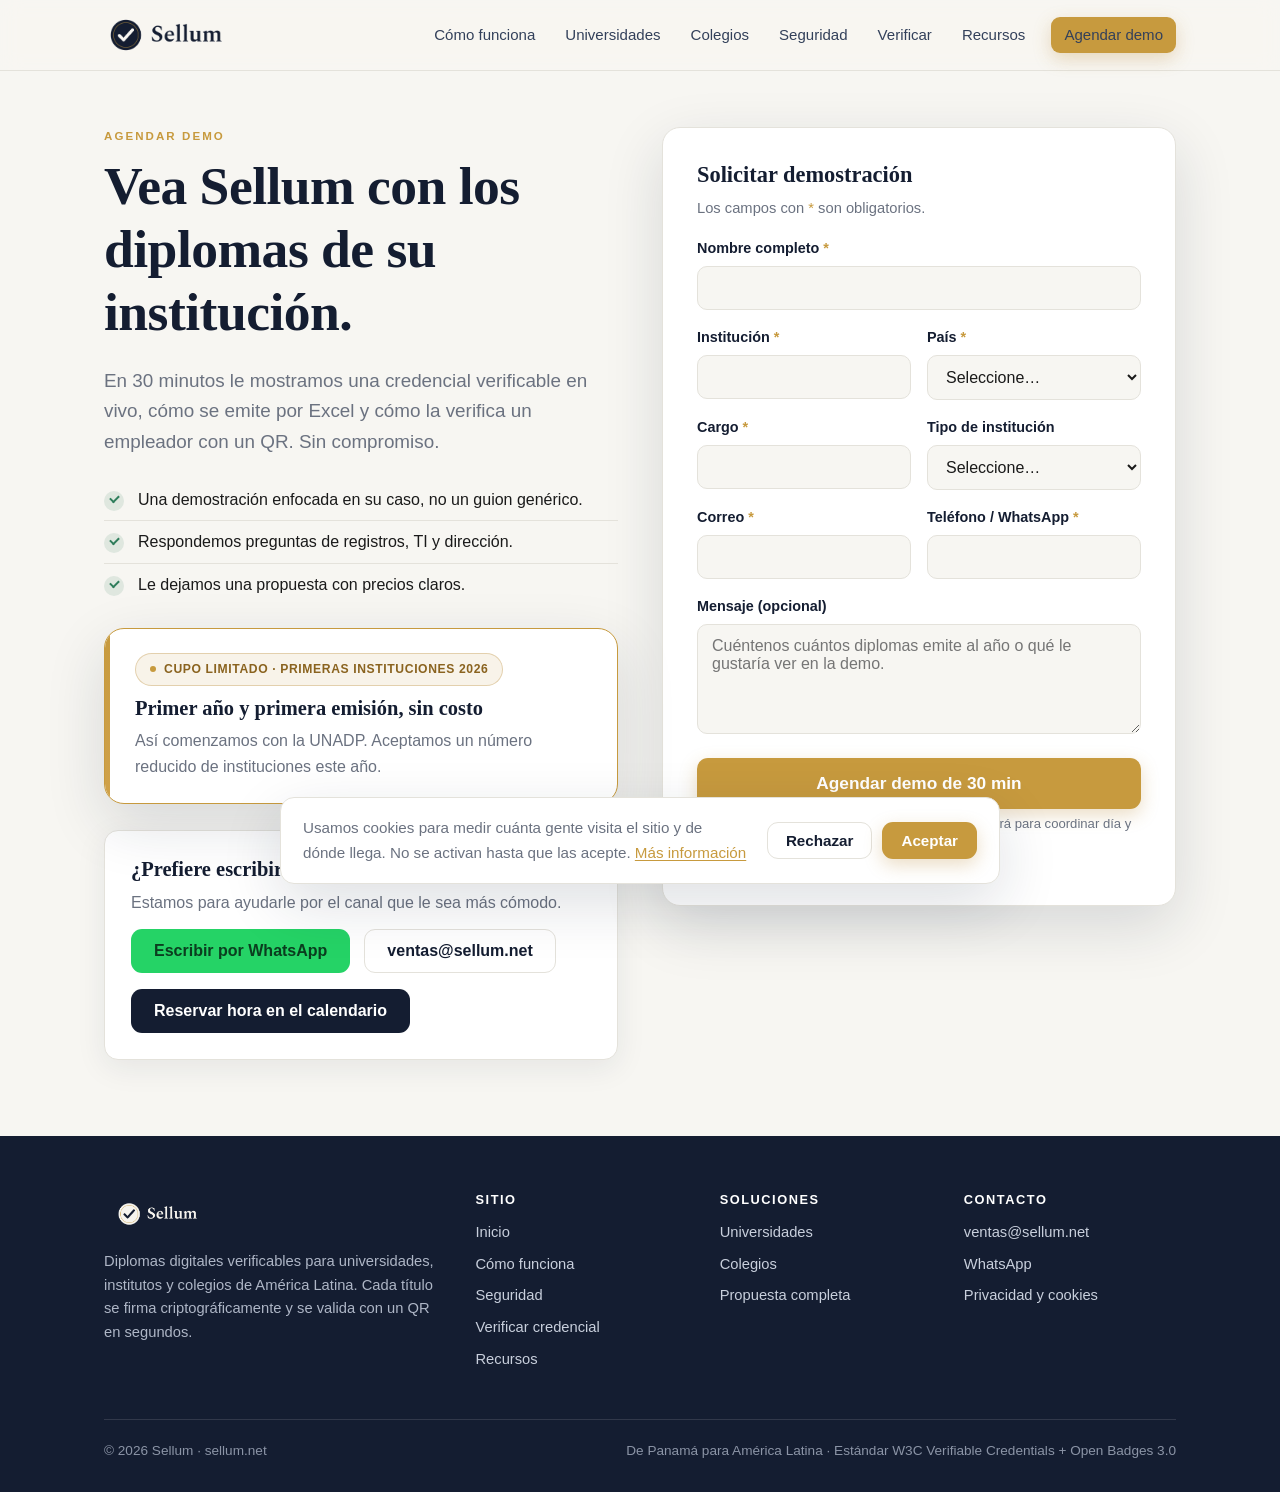
<file: contacto.html>
<!doctype html>
<html lang="es">
<head>
<meta charset="utf-8">
<meta name="viewport" content="width=device-width, initial-scale=1">
<title>Agendar una demo de 30 minutos | Sellum</title>
<meta name="description" content="Agende una demostración de 30 minutos de Sellum. Le mostramos una credencial verificable en vivo con los datos de su institución y respondemos sus preguntas. Sin compromiso.">
<link rel="canonical" href="https://sellum.net/contacto">
<meta property="og:type" content="website">
<meta property="og:locale" content="es_LA">
<meta property="og:site_name" content="Sellum">
<meta property="og:title" content="Agendar una demo de 30 minutos con Sellum">
<meta property="og:description" content="Le mostramos una credencial verificable en vivo con los datos de su institución. Sin compromiso.">
<meta property="og:url" content="https://sellum.net/contacto">
<meta property="og:image" content="https://sellum.net/assets/og-image.jpg">
<meta name="twitter:card" content="summary_large_image">
<meta name="twitter:image" content="https://sellum.net/assets/og-image.jpg">
<link rel="icon" href="assets/favicon.svg" type="image/svg+xml">
<link rel="apple-touch-icon" href="assets/favicon.svg">
<link rel="stylesheet" href="assets/site.css">
<script type="application/ld+json">
{"@context":"https://schema.org","@type":"Organization","name":"Sellum","url":"https://sellum.net","logo":"https://sellum.net/assets/sellum-logo-color.png","email":"ventas@sellum.net","areaServed":"América Latina"}
</script>
<!-- Consentimiento de cookies: decide si se carga Google Tag Manager. Ver assets/cookies.js -->
<script src="assets/cookies.js"></script>
</head>
<body>
<a class="skip-link" href="#main">Saltar al contenido</a>

<header class="site-header">
  <div class="wrap nav">
    <a class="nav__logo" href="/" aria-label="Sellum — Inicio"><img src="assets/sellum-logo-color.png" alt="Sellum" width="150" height="53"></a>
    <button class="nav__toggle" type="button" aria-label="Abrir menú" aria-controls="nav-links" aria-expanded="false"><span></span></button>
    <nav class="nav__links" id="nav-links" aria-label="Navegación principal">
      <a href="producto">Cómo funciona</a>
      <a href="universidades">Universidades</a>
      <a href="colegios">Colegios</a>
      <a href="seguridad">Seguridad</a>
      <a href="verificar">Verificar</a>
      <a href="recursos/">Recursos</a>
      <span class="nav__cta"><a class="btn btn--gold" href="contacto">Agendar demo</a></span>
    </nav>
  </div>
</header>

<main id="main">

  <section class="section section--paper" style="padding-top:56px">
    <div class="wrap">
      <div class="grid grid-2" style="gap:44px;align-items:start">

        <!-- Columna izquierda: mensaje -->
        <div>
          <p class="kick">Agendar demo</p>
          <h1>Vea Sellum con los diplomas de su institución.</h1>
          <p class="lead">En 30 minutos le mostramos una credencial verificable en vivo, cómo se emite por Excel y cómo la verifica un empleador con un QR. Sin compromiso.</p>

          <ul class="checklist" style="margin-top:22px;max-width:520px">
            <li>Una demostración enfocada en su caso, no un guion genérico.</li>
            <li>Respondemos preguntas de registros, TI y dirección.</li>
            <li>Le dejamos una propuesta con precios claros.</li>
          </ul>

          <div class="offer-band offer-band--compact" style="margin-top:22px;max-width:520px">
            <div class="offer-band__inner" style="padding-left:0">
              <span class="offer-chip"><span class="dot"></span> Cupo limitado · Primeras instituciones 2026</span>
              <h3>Primer año y primera emisión, sin costo</h3>
              <p class="muted" style="margin-bottom:0">Así comenzamos con la UNADP. Aceptamos un número reducido de instituciones este año.</p>
            </div>
          </div>

          <div class="card" style="margin-top:26px">
            <h3 style="margin-top:0">¿Prefiere escribirnos directo?</h3>
            <p style="margin-bottom:14px" class="muted">Estamos para ayudarle por el canal que le sea más cómodo.</p>
            <div class="btn-row">
              <a class="btn btn--wa" href="https://wa.me/50763304392?text=Hola%2C%20quiero%20agendar%20una%20demo%20de%20Sellum" target="_blank" rel="noopener">Escribir por WhatsApp</a>
              <a class="btn btn--ghost" href="mailto:ventas@sellum.net?subject=Quiero%20agendar%20una%20demo%20de%20Sellum">ventas@sellum.net</a>
            </div>
            <p style="margin-top:16px"><a class="btn btn--navy" href="https://calendly.com/fernandocarlosrb/30min" target="_blank" rel="noopener">Reservar hora en el calendario</a></p>
          </div>
        </div>

        <!-- Columna derecha: formulario -->
        <div>
          <div class="form-card">
            <!-- Formulario conectado a Mautic (auto-hospedado en mkt.educapanama.net, formId 1) -->
            <form id="demo-form" data-origen="contacto" action="https://mkt.educapanama.net/form/submit?formId=1" method="POST" enctype="multipart/form-data" novalidate>
              <div class="form-body">
                <h2 style="font-size:1.4rem;margin-top:0">Solicitar demostración</h2>
                <p class="muted" style="font-size:.92rem">Los campos con <span style="color:var(--gold)">*</span> son obligatorios.</p>

                <div class="field">
                  <label for="nombre">Nombre completo <span class="req">*</span></label>
                  <input id="nombre" name="mauticform[nombre]" type="text" autocomplete="name" data-required required>
                  <span class="err">Por favor, escriba su nombre.</span>
                </div>

                <div class="form-2">
                  <div class="field">
                    <label for="institucion">Institución <span class="req">*</span></label>
                    <input id="institucion" name="mauticform[institucion]" type="text" autocomplete="organization" data-required required>
                    <span class="err">Indíquenos el nombre de su institución.</span>
                  </div>
                  <div class="field">
                    <label for="pais">País <span class="req">*</span></label>
                    <select id="pais" name="mauticform[pais]" data-required required>
                      <option value="">Seleccione…</option>
                      <option value="Panamá">Panamá</option>
                      <option value="Argentina">Argentina</option>
                      <option value="Bolivia">Bolivia</option>
                      <option value="Chile">Chile</option>
                      <option value="Colombia">Colombia</option>
                      <option value="Costa Rica">Costa Rica</option>
                      <option value="Ecuador">Ecuador</option>
                      <option value="El Salvador">El Salvador</option>
                      <option value="Guatemala">Guatemala</option>
                      <option value="Honduras">Honduras</option>
                      <option value="México">México</option>
                      <option value="Nicaragua">Nicaragua</option>
                      <option value="Paraguay">Paraguay</option>
                      <option value="Perú">Perú</option>
                      <option value="República Dominicana">República Dominicana</option>
                      <option value="Uruguay">Uruguay</option>
                      <option value="Venezuela">Venezuela</option>
                      <option value="Otro país">Otro país</option>
                    </select>
                    <span class="err">Indíquenos su país.</span>
                  </div>
                </div>

                <div class="form-2">
                  <div class="field">
                    <label for="cargo">Cargo <span class="req">*</span></label>
                    <input id="cargo" name="mauticform[cargo]" type="text" autocomplete="organization-title" data-required required>
                    <span class="err">Indíquenos su cargo.</span>
                  </div>
                  <div class="field">
                    <label for="tipo">Tipo de institución</label>
                    <select id="tipo" name="mauticform[tipo_de_institucion]">
                      <option value="">Seleccione…</option>
                      <option value="universidad">Universidad</option>
                      <option value="instituto_tecnico">Instituto técnico</option>
                      <option value="colegio">Colegio</option>
                      <option value="otro">Otro</option>
                    </select>
                  </div>
                </div>

                <div class="form-2">
                  <div class="field">
                    <label for="correo">Correo <span class="req">*</span></label>
                    <input id="correo" name="mauticform[email]" type="email" autocomplete="email" data-required required>
                    <span class="err">Escriba un correo válido.</span>
                  </div>
                  <div class="field">
                    <label for="telefono">Teléfono / WhatsApp <span class="req">*</span></label>
                    <input id="telefono" name="mauticform[telefono__whatsapp]" type="tel" autocomplete="tel" data-required required>
                    <span class="err">Indíquenos un teléfono de contacto.</span>
                  </div>
                </div>

                <div class="field">
                  <label for="mensaje">Mensaje (opcional)</label>
                  <textarea id="mensaje" name="mauticform[mensaje]" placeholder="Cuéntenos cuántos diplomas emite al año o qué le gustaría ver en la demo."></textarea>
                </div>

                <input type="hidden" name="mauticform[formId]" value="1">
                <input type="hidden" name="mauticform[return]" value="">
                <input type="hidden" name="mauticform[formName]" value="sellum">

                <button type="submit" class="btn btn--gold btn--lg btn--block">Agendar demo de 30 min</button>
                <p class="form-note">Al enviar, un miembro de nuestro equipo le contactará para coordinar día y hora.</p>
              </div>
            </form>
          </div>
        </div>

      </div>
    </div>
  </section>

</main>

<footer class="site-footer">
  <div class="wrap">
    <div class="footer-grid">
      <div>
        <div class="footer-logo"><img src="assets/sellum-logo-reverse.png" alt="Sellum" width="129" height="53"></div>
        <p>Diplomas digitales verificables para universidades, institutos y colegios de América Latina. Cada título se firma criptográficamente y se valida con un QR en segundos.</p>
      </div>
      <div><h4>Sitio</h4><ul><li><a href="/">Inicio</a></li><li><a href="producto">Cómo funciona</a></li><li><a href="seguridad">Seguridad</a></li><li><a href="verificar">Verificar credencial</a></li><li><a href="recursos/">Recursos</a></li></ul></div>
      <div><h4>Soluciones</h4><ul><li><a href="universidades">Universidades</a></li><li><a href="colegios">Colegios</a></li><li><a href="landing-demo">Propuesta completa</a></li></ul></div>
      <div><h4>Contacto</h4><ul><li><a href="mailto:ventas@sellum.net">ventas@sellum.net</a></li><li><a href="https://wa.me/50763304392" target="_blank" rel="noopener">WhatsApp</a></li><li><a href="/privacidad">Privacidad y cookies</a></li></ul></div>
    </div>
    <div class="footer-bottom">
      <span>© <span data-year>2026</span> Sellum · sellum.net</span>
      <span>De Panamá para América Latina · Estándar W3C Verifiable Credentials + Open Badges 3.0</span>
    </div>
  </div>
</footer>

<div class="sticky-cta">
  <a class="btn btn--gold" href="#demo-form">Ir al formulario</a>
  <a class="btn btn--wa" href="https://wa.me/50763304392" target="_blank" rel="noopener">WhatsApp</a>
</div>

<script src="assets/site.js" defer></script>
</body>
</html>
</file>
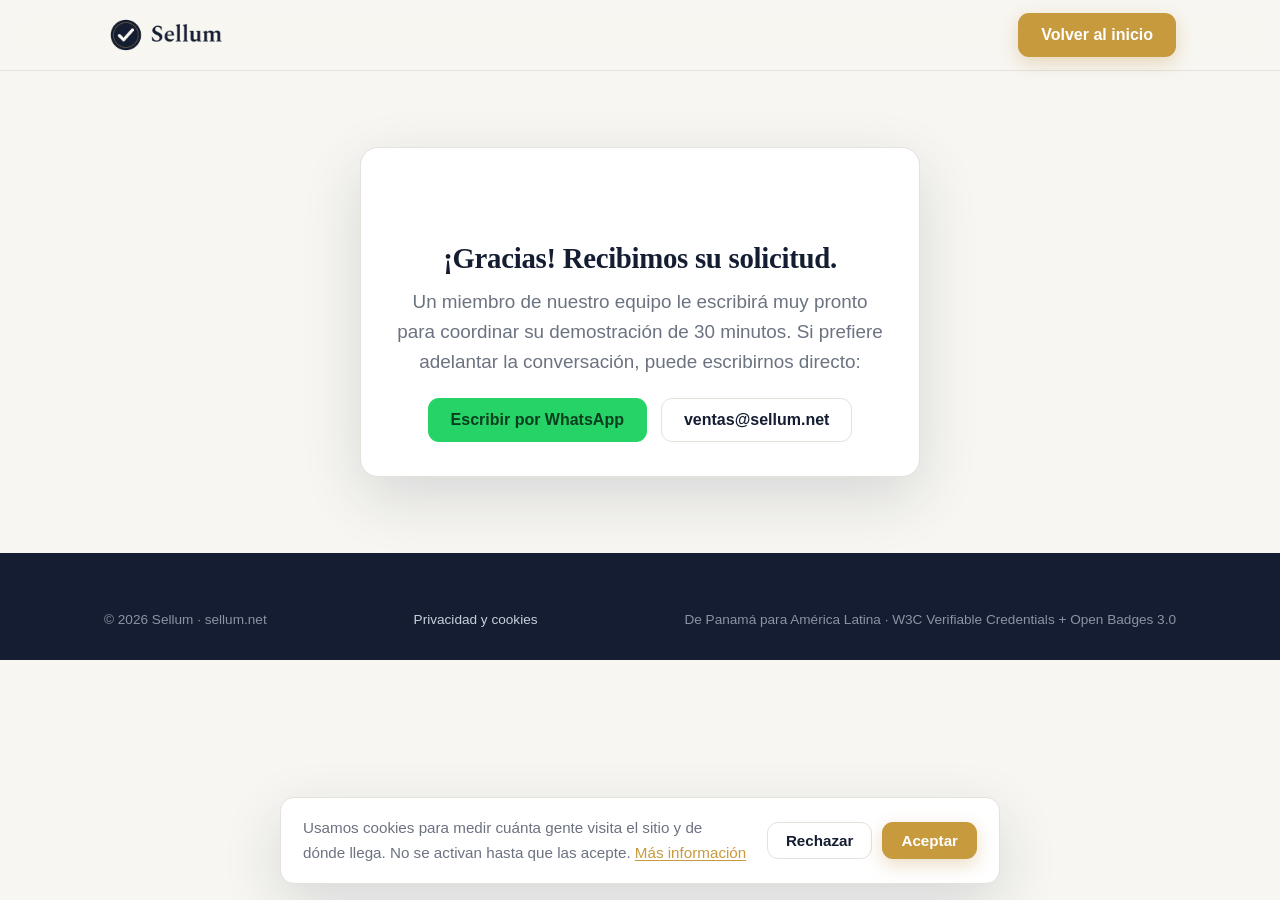
<file: gracias.html>
<!doctype html>
<html lang="es">
<head>
<meta charset="utf-8">
<meta name="viewport" content="width=device-width, initial-scale=1">
<title>¡Gracias! Recibimos su solicitud | Sellum</title>
<meta name="description" content="Gracias por solicitar una demostración de Sellum. Un miembro de nuestro equipo le contactará muy pronto para coordinar día y hora.">
<meta name="robots" content="noindex,follow">
<link rel="canonical" href="https://sellum.net/gracias">
<link rel="icon" href="assets/favicon.svg" type="image/svg+xml">
<link rel="apple-touch-icon" href="assets/favicon.svg">
<link rel="stylesheet" href="assets/site.css">
<!-- Consentimiento de cookies: decide si se carga Google Tag Manager. Ver assets/cookies.js -->
<script src="assets/cookies.js"></script>
</head>
<body>
<a class="skip-link" href="#main">Saltar al contenido</a>

<header class="site-header">
  <div class="wrap nav">
    <a class="nav__logo" href="/" aria-label="Sellum — Inicio"><img src="assets/sellum-logo-color.png" alt="Sellum" width="150" height="53"></a>
    <span class="nav__cta" style="margin-left:auto"><a class="btn btn--gold" href="/">Volver al inicio</a></span>
  </div>
</header>

<main id="main">
  <section class="section section--paper" style="padding-top:76px">
    <div class="wrap center maxw">
      <div class="form-card" style="text-align:center;max-width:560px;margin:0 auto">
        <div class="tick" style="margin:0 auto 20px"><svg viewBox="0 0 24 24" fill="none" stroke-width="2.4" stroke-linecap="round" stroke-linejoin="round" width="32" height="32"><path d="M20 6L9 17l-5-5"/></svg></div>
        <h1 style="font-size:1.8rem">¡Gracias! Recibimos su solicitud.</h1>
        <p class="lead center">Un miembro de nuestro equipo le escribirá muy pronto para coordinar su demostración de 30 minutos. Si prefiere adelantar la conversación, puede escribirnos directo:</p>
        <div class="btn-row" style="justify-content:center;margin-top:20px">
          <a class="btn btn--wa" href="https://wa.me/50763304392?text=Hola%2C%20acabo%20de%20solicitar%20una%20demo%20de%20Sellum" target="_blank" rel="noopener">Escribir por WhatsApp</a>
          <a class="btn btn--ghost" href="mailto:ventas@sellum.net">ventas@sellum.net</a>
        </div>
      </div>
    </div>
  </section>
</main>

<footer class="site-footer">
  <div class="wrap">
    <div class="footer-bottom" style="border-top:0;margin-top:0;padding-top:0">
      <span>© <span data-year>2026</span> Sellum · sellum.net</span>
      <span><a href="/privacidad">Privacidad y cookies</a></span>
      <span>De Panamá para América Latina · W3C Verifiable Credentials + Open Badges 3.0</span>
    </div>
  </div>
</footer>

<script src="assets/site.js" defer></script>
</body>
</html>
</file>
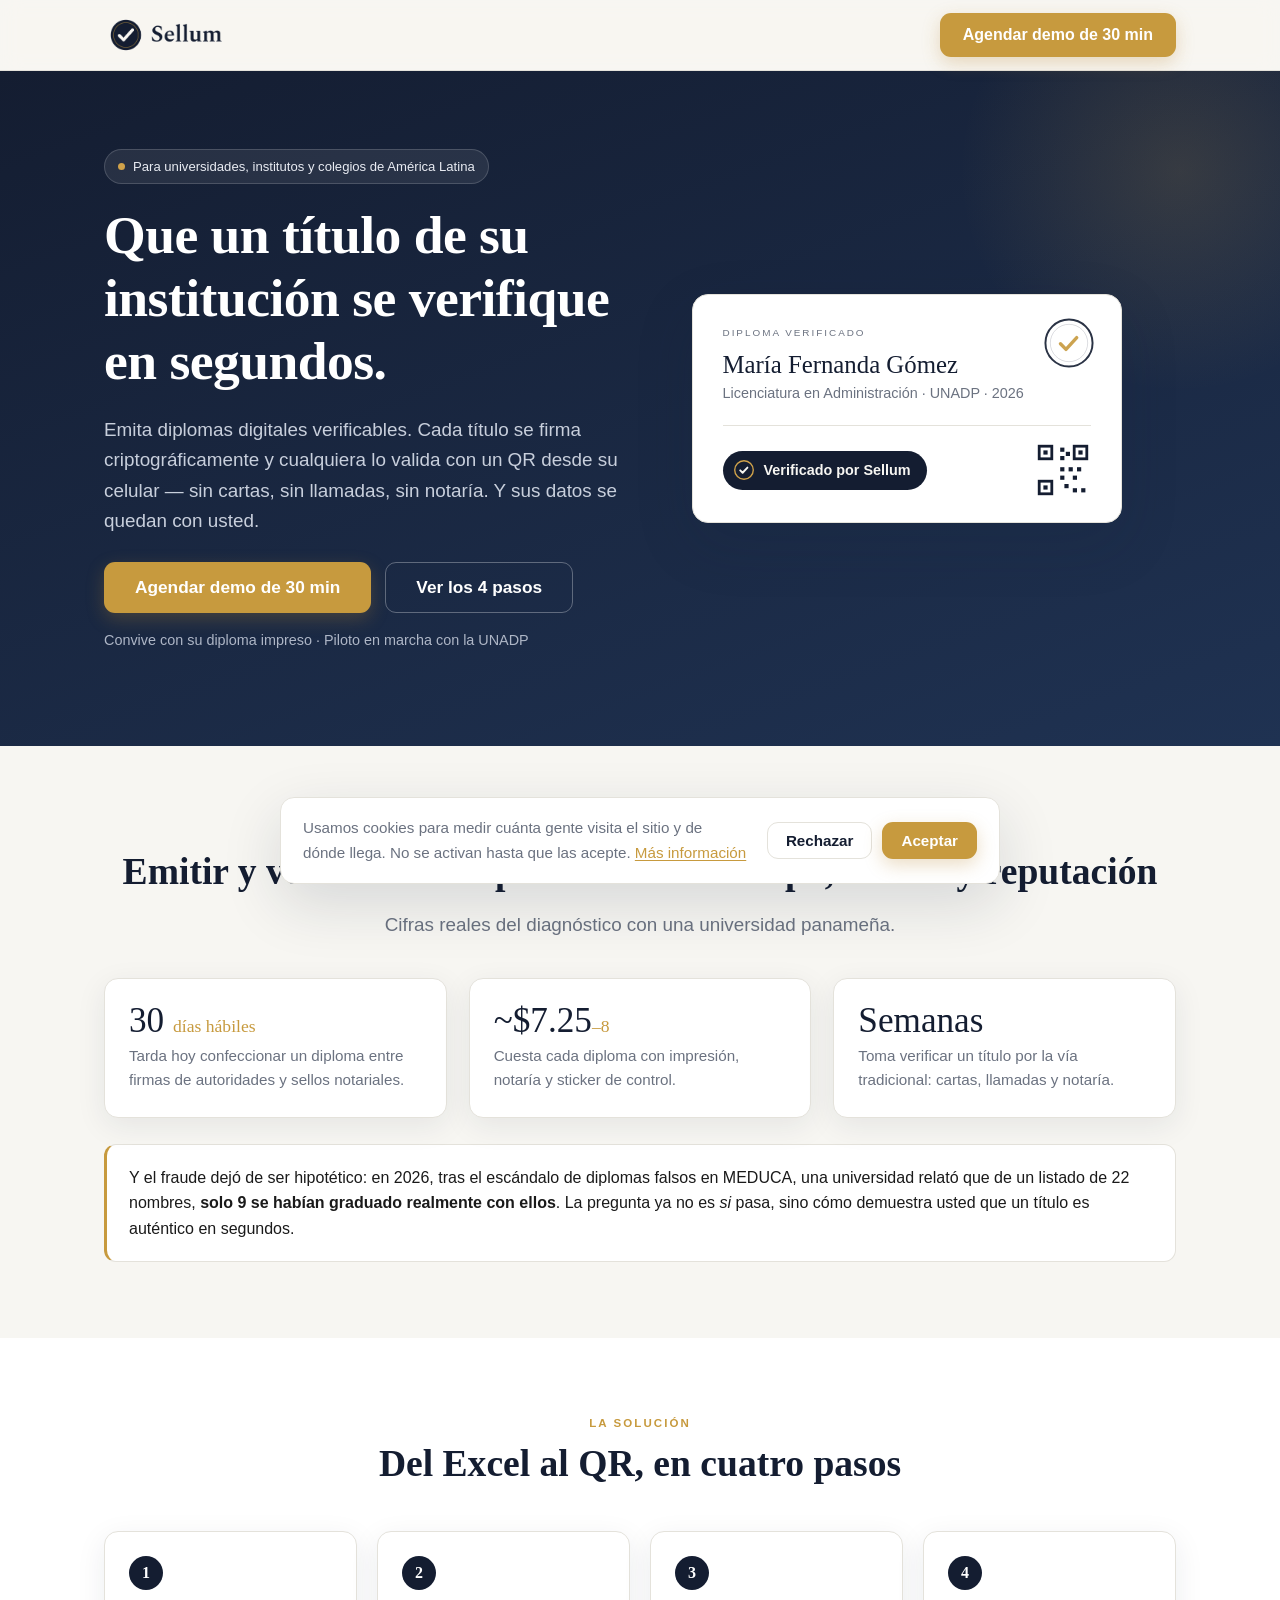
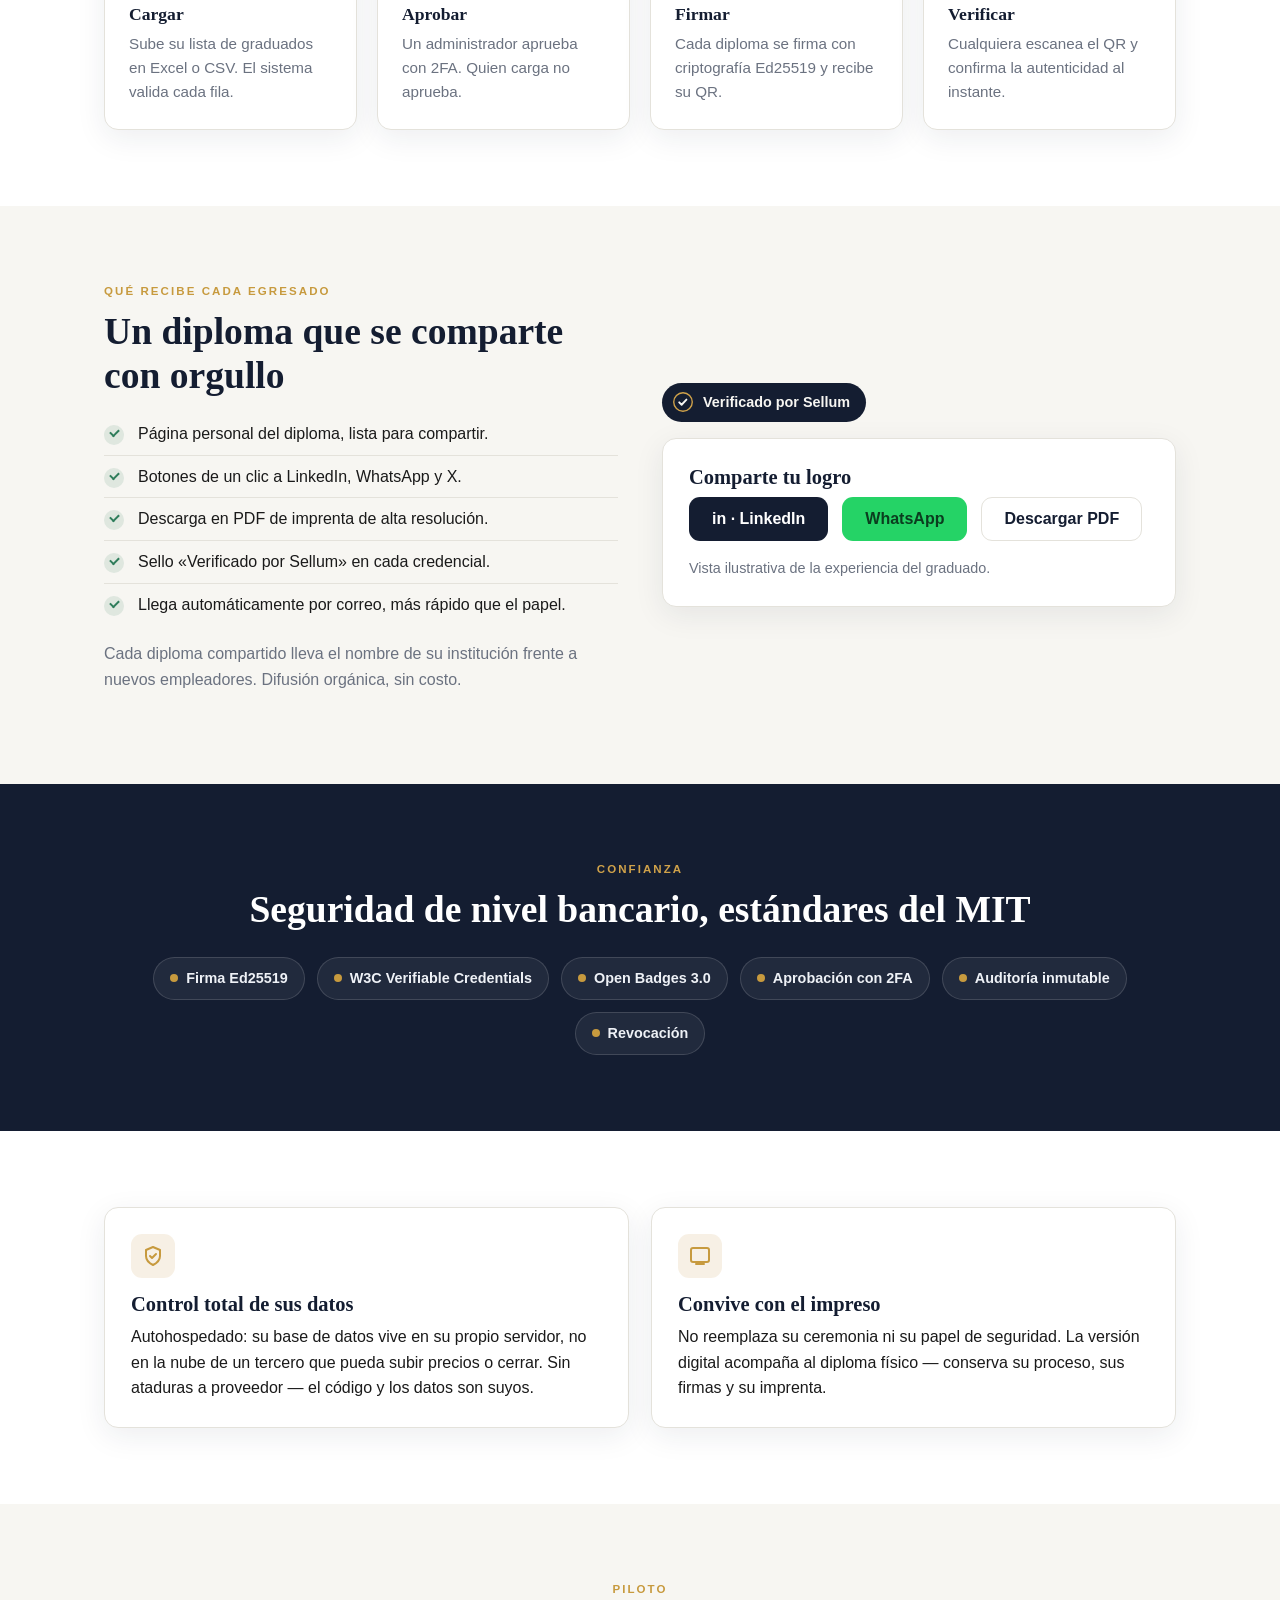
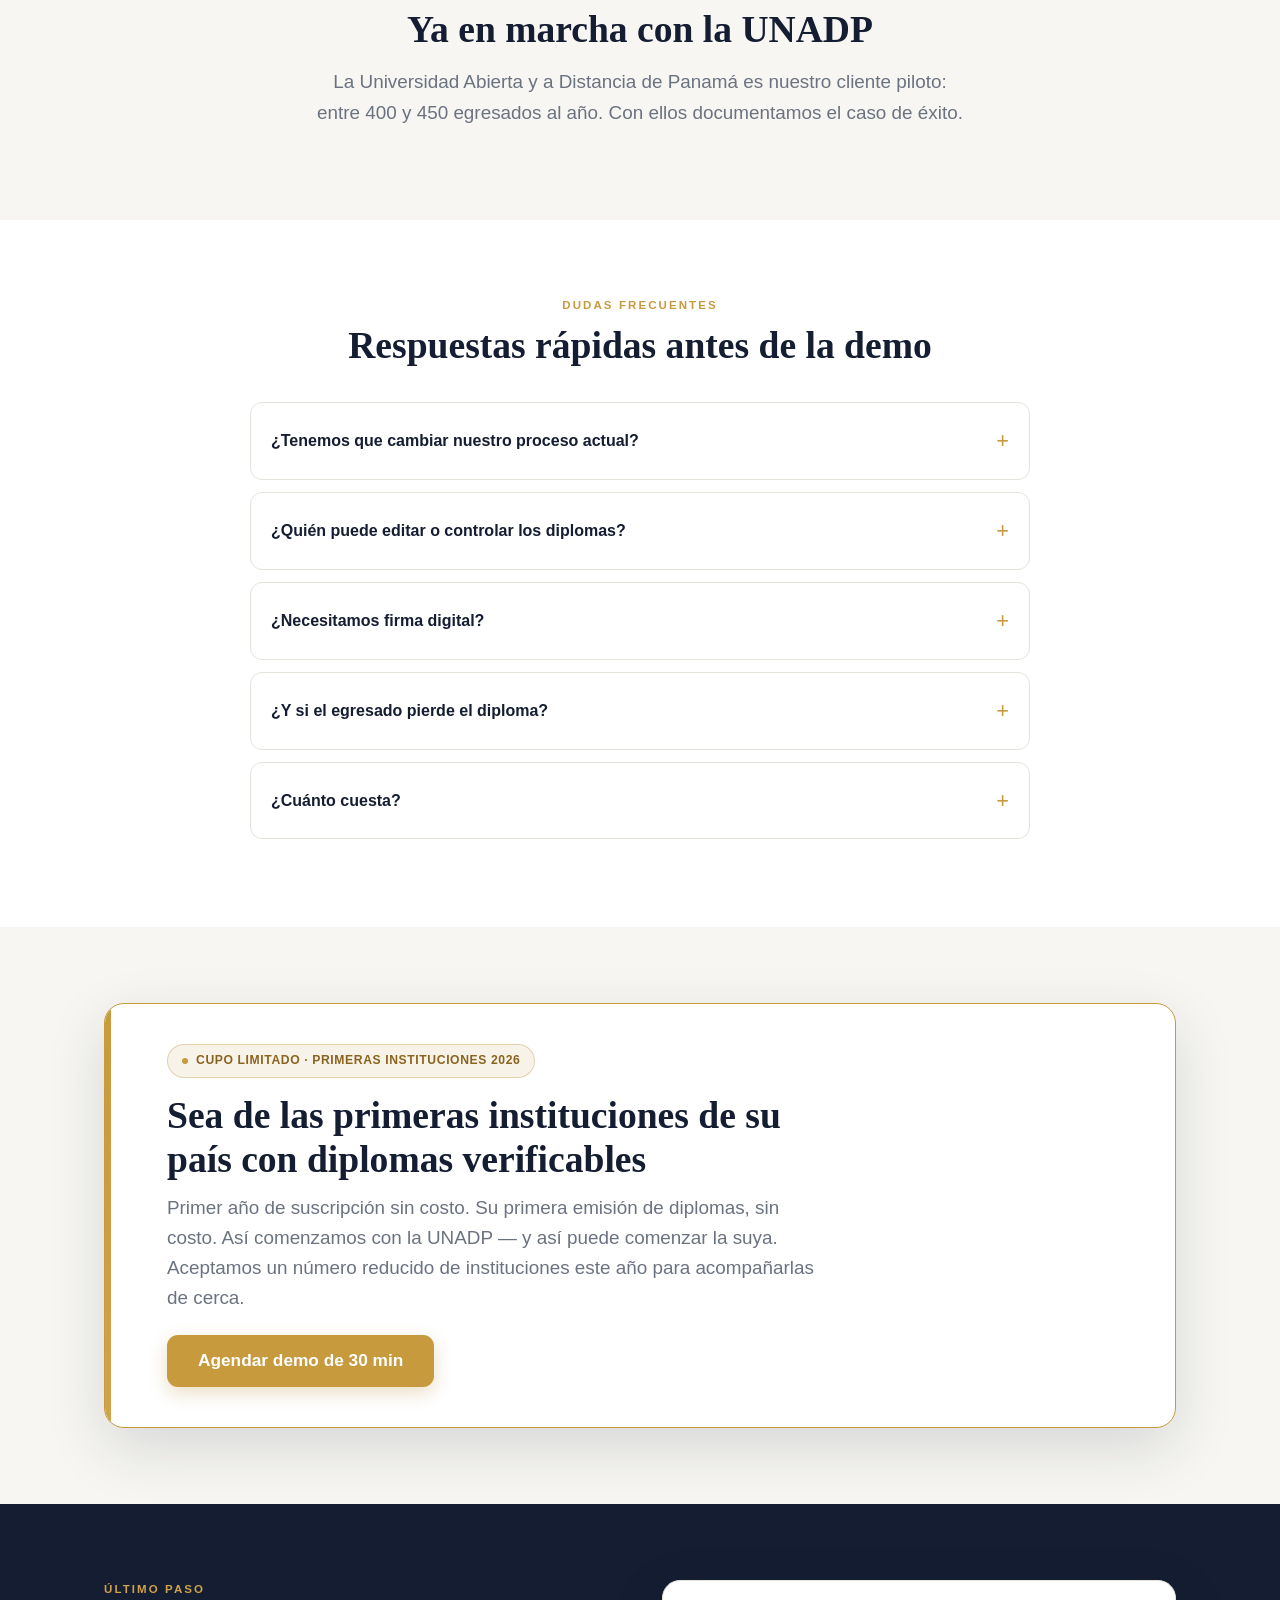
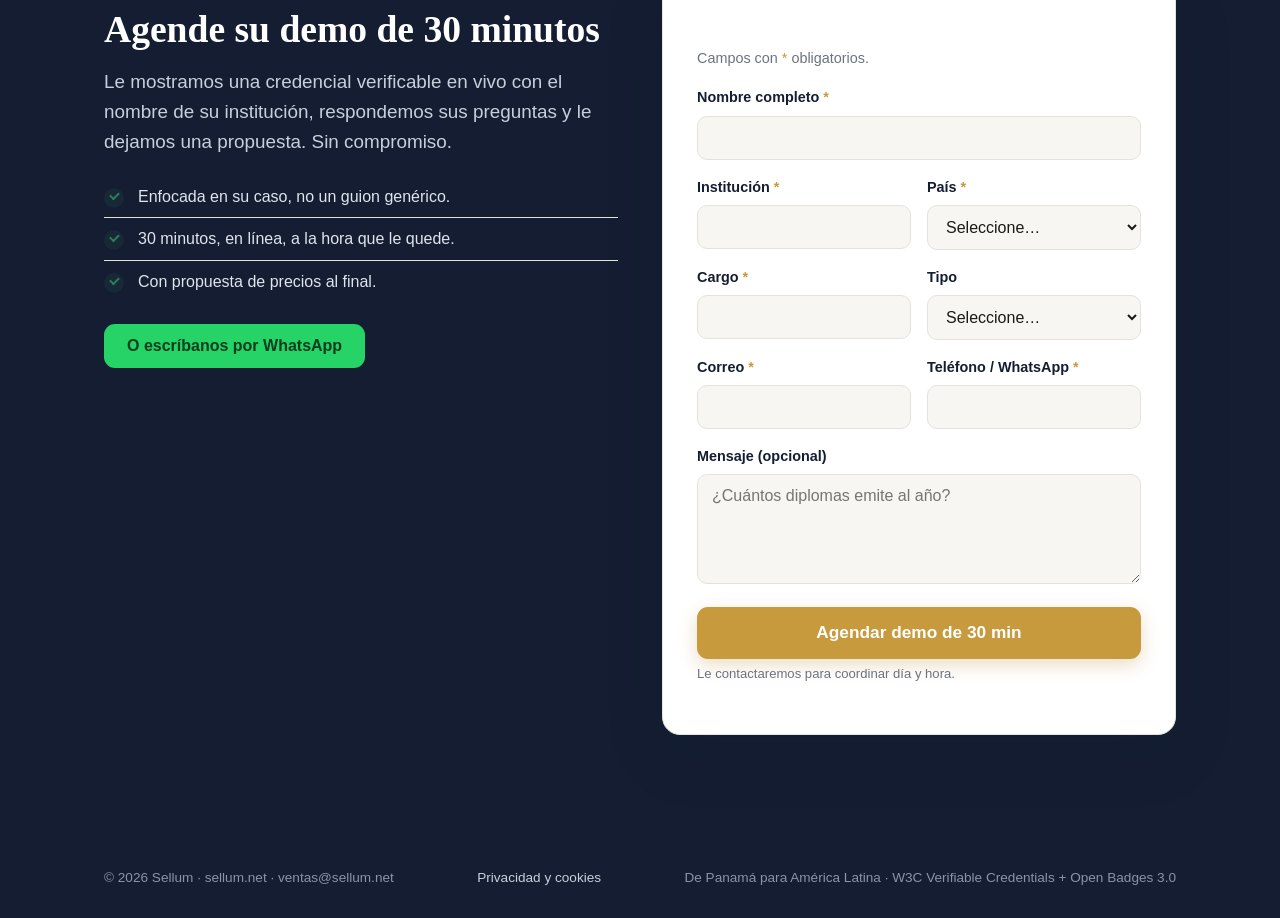
<file: landing-demo.html>
<!doctype html>
<html lang="es">
<head>
<meta charset="utf-8">
<meta name="viewport" content="width=device-width, initial-scale=1">
<title>Diplomas verificables en segundos — Agende su demo | Sellum</title>
<meta name="description" content="Emita diplomas digitales verificables y deje que un empleador confirme la autenticidad con un QR en segundos. Firma criptográfica, control total de sus datos y convivencia con el impreso. Agende una demo de 30 minutos.">
<link rel="canonical" href="https://sellum.net/landing-demo">
<meta name="robots" content="index,follow">
<meta property="og:type" content="website">
<meta property="og:locale" content="es_LA">
<meta property="og:site_name" content="Sellum">
<meta property="og:title" content="Diplomas verificables en segundos — Agende su demo">
<meta property="og:description" content="Que un título de su institución se verifique con un QR en segundos. Agende una demostración de 30 minutos.">
<meta property="og:url" content="https://sellum.net/landing-demo">
<meta property="og:image" content="https://sellum.net/assets/og-image.jpg">
<meta name="twitter:card" content="summary_large_image">
<meta name="twitter:image" content="https://sellum.net/assets/og-image.jpg">
<link rel="icon" href="assets/favicon.svg" type="image/svg+xml">
<link rel="apple-touch-icon" href="assets/favicon.svg">
<link rel="stylesheet" href="assets/site.css">
<script type="application/ld+json">
{"@context":"https://schema.org","@type":"Organization","name":"Sellum","url":"https://sellum.net","logo":"https://sellum.net/assets/sellum-logo-color.png","email":"ventas@sellum.net","areaServed":"América Latina"}
</script>
<script type="application/ld+json">
{"@context":"https://schema.org","@type":"FAQPage","mainEntity":[
{"@type":"Question","name":"¿Tenemos que cambiar nuestro proceso actual?","acceptedAnswer":{"@type":"Answer","text":"No. Sigue emitiendo su diploma impreso como hoy. Sellum añade la capa digital verificable por encima; le recomendamos que ambas versiones coincidan."}},
{"@type":"Question","name":"¿Quién puede editar o controlar los diplomas?","acceptedAnswer":{"@type":"Answer","text":"Solo su institución. Ni siquiera Sellum puede editarlos: el contrato lo prohíbe. El estudiante no tiene el portal, únicamente la institución."}},
{"@type":"Question","name":"¿Necesitamos firma digital?","acceptedAnswer":{"@type":"Answer","text":"Si ya tienen firma digital registrada (como la que exige la DGI para facturación), sirve. Si no, le orientamos para obtenerla."}},
{"@type":"Question","name":"¿Y si el egresado pierde el diploma?","acceptedAnswer":{"@type":"Answer","text":"La versión digital siempre está disponible para descargar y verificar, aunque el papel se dañe o se pierda."}},
{"@type":"Question","name":"¿Cuánto cuesta?","acceptedAnswer":{"@type":"Answer","text":"Suscripción anual según el tamaño de la institución más un valor por diploma emitido. En la demo le dejamos una propuesta con precios claros y sin letra pequeña — y si su institución entra dentro del cupo de primeras instituciones 2026, el primer año va sin costo."}}
]}
</script>
<!-- Consentimiento de cookies: decide si se carga Google Tag Manager. Ver assets/cookies.js -->
<script src="assets/cookies.js"></script>
</head>
<body>
<a class="skip-link" href="#agendar">Saltar al formulario</a>

<!-- Header simplificado: logo + un solo CTA -->
<header class="site-header">
  <div class="wrap nav">
    <a class="nav__logo" href="/" aria-label="Sellum — Inicio"><img src="assets/sellum-logo-color.png" alt="Sellum" width="150" height="53"></a>
    <span class="nav__cta" style="margin-left:auto"><a class="btn btn--gold" href="#agendar">Agendar demo de 30 min</a></span>
  </div>
</header>

<main id="main">

  <!-- 1. HERO -->
  <section class="hero">
    <div class="wrap">
      <div class="hero-grid">
        <div>
          <span class="eyebrow-chip"><span class="dot"></span> Para universidades, institutos y colegios de América Latina</span>
          <h1>Que un título de su institución se verifique en segundos.</h1>
          <p class="lead">Emita diplomas digitales verificables. Cada título se firma criptográficamente y cualquiera lo valida con un QR desde su celular — sin cartas, sin llamadas, sin notaría. Y sus datos se quedan con usted.</p>
          <div class="btn-row" style="margin-top:26px">
            <a class="btn btn--gold btn--lg" href="#agendar">Agendar demo de 30 min</a>
            <a class="btn btn--ghost btn--lg" style="color:#fff;border-color:rgba(255,255,255,.3)" href="#como">Ver los 4 pasos</a>
          </div>
          <p style="margin-top:16px;font-size:.9rem;color:#aeb6c6">Convive con su diploma impreso · Piloto en marcha con la UNADP</p>
        </div>
        <div>
          <div class="diploma" role="img" aria-label="Ejemplo de diploma digital verificado por Sellum con QR">
            <svg class="diploma__seal" viewBox="0 0 64 64" aria-hidden="true"><circle cx="32" cy="32" r="29" fill="none" stroke="#141d31" stroke-width="2.4"/><circle cx="32" cy="32" r="23" fill="none" stroke="#141d3133" stroke-width="1"/><path d="M21.5 33 l6.8 6.8 l13.2 -14.4" fill="none" stroke="#c79a3e" stroke-width="4.2" stroke-linecap="round" stroke-linejoin="round"/></svg>
            <div class="k">Diploma verificado</div>
            <div class="name serif">María Fernanda Gómez</div>
            <div class="prog">Licenciatura en Administración · UNADP · 2026</div>
            <div class="rule"></div>
            <div class="diploma__foot">
              <span class="verified-pill">
                <svg width="22" height="22" viewBox="0 0 64 64" aria-hidden="true"><circle cx="32" cy="32" r="27" fill="none" stroke="#d0a24a" stroke-width="4"/><path d="M21 33 l7 7 l14 -15" fill="none" stroke="#f7f6f2" stroke-width="5.5" stroke-linecap="round" stroke-linejoin="round"/></svg>
                Verificado por Sellum
              </span>
              <svg class="qr" viewBox="0 0 40 40" aria-hidden="true"><rect width="40" height="40" fill="#fff"/><g fill="#141d31"><rect x="2" y="2" width="11" height="11"/><rect x="4" y="4" width="7" height="7" fill="#fff"/><rect x="6" y="6" width="3" height="3"/><rect x="27" y="2" width="11" height="11"/><rect x="29" y="4" width="7" height="7" fill="#fff"/><rect x="31" y="6" width="3" height="3"/><rect x="2" y="27" width="11" height="11"/><rect x="4" y="29" width="7" height="7" fill="#fff"/><rect x="6" y="31" width="3" height="3"/><rect x="18" y="4" width="3" height="3"/><rect x="18" y="10" width="3" height="3"/><rect x="22" y="7" width="3" height="3"/><rect x="18" y="18" width="3" height="3"/><rect x="24" y="18" width="3" height="3"/><rect x="30" y="18" width="3" height="3"/><rect x="18" y="24" width="3" height="3"/><rect x="27" y="24" width="3" height="3"/><rect x="21" y="30" width="3" height="3"/><rect x="27" y="33" width="3" height="3"/><rect x="33" y="33" width="3" height="3"/></g></svg>
            </div>
          </div>
        </div>
      </div>
    </div>
  </section>

  <!-- 2. EL PROBLEMA -->
  <section class="section section--paper">
    <div class="wrap">
      <div class="center" style="margin-bottom:38px">
        <p class="kick">El problema, hoy</p>
        <h2>Emitir y verificar un diploma cuesta tiempo, dinero y reputación</h2>
        <p class="lead center">Cifras reales del diagnóstico con una universidad panameña.</p>
      </div>
      <div class="grid grid-3">
        <div class="stat">
          <div class="big">30 <span class="u">días hábiles</span></div>
          <p>Tarda hoy confeccionar un diploma entre firmas de autoridades y sellos notariales.</p>
        </div>
        <div class="stat">
          <div class="big">~$7.25<span class="u">–8</span></div>
          <p>Cuesta cada diploma con impresión, notaría y sticker de control.</p>
        </div>
        <div class="stat">
          <div class="big">Semanas</div>
          <p>Toma verificar un título por la vía tradicional: cartas, llamadas y notaría.</p>
        </div>
      </div>
      <div class="note" style="margin-top:26px">
        <p style="margin-bottom:0">Y el fraude dejó de ser hipotético: en 2026, tras el escándalo de diplomas falsos en MEDUCA, una universidad relató que de un listado de 22 nombres, <strong>solo 9 se habían graduado realmente con ellos</strong>. La pregunta ya no es <em>si</em> pasa, sino cómo demuestra usted que un título es auténtico en segundos.</p>
      </div>
    </div>
  </section>

  <!-- 3. LA SOLUCIÓN EN 4 PASOS -->
  <section class="section section--white" id="como">
    <div class="wrap">
      <div class="center" style="margin-bottom:44px">
        <p class="kick">La solución</p>
        <h2>Del Excel al QR, en cuatro pasos</h2>
      </div>
      <div class="steps">
        <div class="step"><div class="step__n">1</div><h3>Cargar</h3><p>Sube su lista de graduados en Excel o CSV. El sistema valida cada fila.</p></div>
        <div class="step"><div class="step__n">2</div><h3>Aprobar</h3><p>Un administrador aprueba con 2FA. Quien carga no aprueba.</p></div>
        <div class="step"><div class="step__n">3</div><h3>Firmar</h3><p>Cada diploma se firma con criptografía Ed25519 y recibe su QR.</p></div>
        <div class="step"><div class="step__n">4</div><h3>Verificar</h3><p>Cualquiera escanea el QR y confirma la autenticidad al instante.</p></div>
      </div>
    </div>
  </section>

  <!-- 4. QUÉ RECIBE CADA EGRESADO -->
  <section class="section section--paper">
    <div class="wrap">
      <div class="grid grid-2" style="align-items:center;gap:44px">
        <div>
          <p class="kick">Qué recibe cada egresado</p>
          <h2>Un diploma que se comparte con orgullo</h2>
          <ul class="checklist">
            <li>Página personal del diploma, lista para compartir.</li>
            <li>Botones de un clic a LinkedIn, WhatsApp y X.</li>
            <li>Descarga en PDF de imprenta de alta resolución.</li>
            <li>Sello «Verificado por Sellum» en cada credencial.</li>
            <li>Llega automáticamente por correo, más rápido que el papel.</li>
          </ul>
          <p class="muted" style="margin-top:16px">Cada diploma compartido lleva el nombre de su institución frente a nuevos empleadores. Difusión orgánica, sin costo.</p>
        </div>
        <div>
          <span class="verified-pill" style="margin-bottom:16px">
            <svg width="22" height="22" viewBox="0 0 64 64" aria-hidden="true"><circle cx="32" cy="32" r="27" fill="none" stroke="#d0a24a" stroke-width="4"/><path d="M21 33 l7 7 l14 -15" fill="none" stroke="#f7f6f2" stroke-width="5.5" stroke-linecap="round" stroke-linejoin="round"/></svg>
            Verificado por Sellum
          </span>
          <div class="card">
            <h3 style="margin-top:0">Comparte tu logro</h3>
            <div class="btn-row">
              <span class="btn btn--navy" aria-hidden="true">in · LinkedIn</span>
              <span class="btn btn--wa" aria-hidden="true">WhatsApp</span>
              <span class="btn btn--ghost" aria-hidden="true">Descargar PDF</span>
            </div>
            <p class="muted" style="margin:16px 0 0;font-size:.9rem">Vista ilustrativa de la experiencia del graduado.</p>
          </div>
        </div>
      </div>
    </div>
  </section>

  <!-- 5. SEGURIDAD Y ESTÁNDARES -->
  <section class="section section--navy">
    <div class="wrap center">
      <p class="kick">Confianza</p>
      <h2>Seguridad de nivel bancario, estándares del MIT</h2>
      <div class="badges" style="margin-top:24px">
        <span class="badge-std"><span class="b-dot"></span> Firma Ed25519</span>
        <span class="badge-std"><span class="b-dot"></span> W3C Verifiable Credentials</span>
        <span class="badge-std"><span class="b-dot"></span> Open Badges 3.0</span>
        <span class="badge-std"><span class="b-dot"></span> Aprobación con 2FA</span>
        <span class="badge-std"><span class="b-dot"></span> Auditoría inmutable</span>
        <span class="badge-std"><span class="b-dot"></span> Revocación</span>
      </div>
    </div>
  </section>

  <!-- 6. DIFERENCIADOR -->
  <section class="section section--white">
    <div class="wrap">
      <div class="grid grid-2">
        <div class="card">
          <div class="ico"><svg viewBox="0 0 24 24" fill="none" stroke-width="2" stroke-linecap="round" stroke-linejoin="round"><path d="M12 3l7 3v6c0 4-3 7-7 9-4-2-7-5-7-9V6z"/><path d="M9 12l2 2 4-4"/></svg></div>
          <h3>Control total de sus datos</h3>
          <p>Autohospedado: su base de datos vive en su propio servidor, no en la nube de un tercero que pueda subir precios o cerrar. Sin ataduras a proveedor — el código y los datos son suyos.</p>
        </div>
        <div class="card">
          <div class="ico"><svg viewBox="0 0 24 24" fill="none" stroke-width="2" stroke-linecap="round" stroke-linejoin="round"><rect x="3" y="4" width="18" height="14" rx="2"/><path d="M8 20h8M12 18v2"/></svg></div>
          <h3>Convive con el impreso</h3>
          <p>No reemplaza su ceremonia ni su papel de seguridad. La versión digital acompaña al diploma físico — conserva su proceso, sus firmas y su imprenta.</p>
        </div>
      </div>
    </div>
  </section>

  <!-- 7. PILOTO UNADP -->
  <section class="section section--paper">
    <div class="wrap center maxw">
      <p class="kick">Piloto</p>
      <h2>Ya en marcha con la UNADP</h2>
      <p class="lead center">La Universidad Abierta y a Distancia de Panamá es nuestro cliente piloto: entre 400 y 450 egresados al año. Con ellos documentamos el caso de éxito.</p>
    </div>
  </section>

  <!-- 8. OBJECIONES / FAQ -->
  <section class="section section--white">
    <div class="wrap">
      <div class="center" style="margin-bottom:34px">
        <p class="kick">Dudas frecuentes</p>
        <h2>Respuestas rápidas antes de la demo</h2>
      </div>
      <div class="faq">
        <details>
          <summary>¿Tenemos que cambiar nuestro proceso actual?</summary>
          <p>No. Sigue emitiendo su diploma impreso como hoy. Sellum añade la capa digital verificable por encima; le recomendamos que ambas versiones coincidan.</p>
        </details>
        <details>
          <summary>¿Quién puede editar o controlar los diplomas?</summary>
          <p>Solo su institución. Ni siquiera Sellum puede editarlos: el contrato lo prohíbe. El estudiante no tiene el portal, únicamente la institución.</p>
        </details>
        <details>
          <summary>¿Necesitamos firma digital?</summary>
          <p>Si ya tienen firma digital registrada (como la que exige la DGI para facturación), sirve. Si no, le orientamos para obtenerla.</p>
        </details>
        <details>
          <summary>¿Y si el egresado pierde el diploma?</summary>
          <p>La versión digital siempre está disponible para descargar y verificar, aunque el papel se dañe o se pierda.</p>
        </details>
        <details>
          <summary>¿Cuánto cuesta?</summary>
          <p>Suscripción anual según el tamaño de la institución más un valor por diploma emitido. En la demo le dejamos una propuesta con precios claros y sin letra pequeña — y si su institución entra dentro del cupo de primeras instituciones 2026, el primer año va sin costo.</p>
        </details>
      </div>
    </div>
  </section>

  <!-- 8.5 OFERTA PRIMERAS INSTITUCIONES -->
  <section class="section section--paper">
    <div class="wrap">
      <div class="offer-band">
        <div class="offer-band__inner">
          <span class="offer-chip"><span class="dot"></span> Cupo limitado · Primeras instituciones 2026</span>
          <h2>Sea de las primeras instituciones de su país con diplomas verificables</h2>
          <p class="lead">Primer año de suscripción sin costo. Su primera emisión de diplomas, sin costo. Así comenzamos con la UNADP — y así puede comenzar la suya. Aceptamos un número reducido de instituciones este año para acompañarlas de cerca.</p>
          <a class="btn btn--gold btn--lg" href="#agendar">Agendar demo de 30 min</a>
        </div>
      </div>
    </div>
  </section>

  <!-- 9. CTA FINAL + FORMULARIO -->
  <section class="section section--navy" id="agendar">
    <div class="wrap">
      <div class="grid grid-2" style="gap:44px;align-items:start">
        <div>
          <p class="kick">Último paso</p>
          <h2>Agende su demo de 30 minutos</h2>
          <p class="lead" style="color:#c8cfdc">Le mostramos una credencial verificable en vivo con el nombre de su institución, respondemos sus preguntas y le dejamos una propuesta. Sin compromiso.</p>
          <ul class="checklist" style="margin-top:18px">
            <li style="color:#dfe4ee">Enfocada en su caso, no un guion genérico.</li>
            <li style="color:#dfe4ee">30 minutos, en línea, a la hora que le quede.</li>
            <li style="color:#dfe4ee">Con propuesta de precios al final.</li>
          </ul>
          <div class="btn-row" style="margin-top:22px">
            <a class="btn btn--wa" href="https://wa.me/50763304392?text=Hola%2C%20quiero%20agendar%20una%20demo%20de%20Sellum" target="_blank" rel="noopener">O escríbanos por WhatsApp</a>
          </div>
        </div>

        <div>
          <div class="form-card">
            <!-- Formulario conectado a Mautic (auto-hospedado en mkt.educapanama.net, formId 1) -->
            <form id="demo-form" data-origen="demo" action="https://mkt.educapanama.net/form/submit?formId=1" method="POST" enctype="multipart/form-data" novalidate>
              <div class="form-body">
                <h3 style="margin-top:0;font-size:1.3rem">Solicitar demostración</h3>
                <p class="muted" style="font-size:.9rem">Campos con <span style="color:var(--gold)">*</span> obligatorios.</p>

                <div class="field">
                  <label for="l-nombre">Nombre completo <span class="req">*</span></label>
                  <input id="l-nombre" name="mauticform[nombre]" type="text" autocomplete="name" data-required required>
                  <span class="err">Por favor, escriba su nombre.</span>
                </div>
                <div class="form-2">
                  <div class="field">
                    <label for="l-institucion">Institución <span class="req">*</span></label>
                    <input id="l-institucion" name="mauticform[institucion]" type="text" autocomplete="organization" data-required required>
                    <span class="err">Indíquenos su institución.</span>
                  </div>
                  <div class="field">
                    <label for="l-pais">País <span class="req">*</span></label>
                    <select id="l-pais" name="mauticform[pais]" data-required required>
                      <option value="">Seleccione…</option>
                      <option value="Panamá">Panamá</option>
                      <option value="Argentina">Argentina</option>
                      <option value="Bolivia">Bolivia</option>
                      <option value="Chile">Chile</option>
                      <option value="Colombia">Colombia</option>
                      <option value="Costa Rica">Costa Rica</option>
                      <option value="Ecuador">Ecuador</option>
                      <option value="El Salvador">El Salvador</option>
                      <option value="Guatemala">Guatemala</option>
                      <option value="Honduras">Honduras</option>
                      <option value="México">México</option>
                      <option value="Nicaragua">Nicaragua</option>
                      <option value="Paraguay">Paraguay</option>
                      <option value="Perú">Perú</option>
                      <option value="República Dominicana">República Dominicana</option>
                      <option value="Uruguay">Uruguay</option>
                      <option value="Venezuela">Venezuela</option>
                      <option value="Otro país">Otro país</option>
                    </select>
                    <span class="err">Indíquenos su país.</span>
                  </div>
                </div>
                <div class="form-2">
                  <div class="field">
                    <label for="l-cargo">Cargo <span class="req">*</span></label>
                    <input id="l-cargo" name="mauticform[cargo]" type="text" autocomplete="organization-title" data-required required>
                    <span class="err">Indíquenos su cargo.</span>
                  </div>
                  <div class="field">
                    <label for="l-tipo">Tipo</label>
                    <select id="l-tipo" name="mauticform[tipo_de_institucion]">
                      <option value="">Seleccione…</option>
                      <option value="universidad">Universidad</option>
                      <option value="instituto_tecnico">Instituto técnico</option>
                      <option value="colegio">Colegio</option>
                      <option value="otro">Otro</option>
                    </select>
                  </div>
                </div>
                <div class="form-2">
                  <div class="field">
                    <label for="l-correo">Correo <span class="req">*</span></label>
                    <input id="l-correo" name="mauticform[email]" type="email" autocomplete="email" data-required required>
                    <span class="err">Escriba un correo válido.</span>
                  </div>
                  <div class="field">
                    <label for="l-telefono">Teléfono / WhatsApp <span class="req">*</span></label>
                    <input id="l-telefono" name="mauticform[telefono__whatsapp]" type="tel" autocomplete="tel" data-required required>
                    <span class="err">Indíquenos un teléfono.</span>
                  </div>
                </div>
                <div class="field">
                  <label for="l-mensaje">Mensaje (opcional)</label>
                  <textarea id="l-mensaje" name="mauticform[mensaje]" placeholder="¿Cuántos diplomas emite al año?"></textarea>
                </div>

                <input type="hidden" name="mauticform[formId]" value="1">
                <input type="hidden" name="mauticform[return]" value="">
                <input type="hidden" name="mauticform[formName]" value="sellum">

                <button type="submit" class="btn btn--gold btn--lg btn--block">Agendar demo de 30 min</button>
                <p class="form-note">Le contactaremos para coordinar día y hora.</p>
              </div>
            </form>
          </div>
        </div>
      </div>
    </div>
  </section>

</main>

<footer class="site-footer">
  <div class="wrap">
    <div class="footer-bottom" style="border-top:0;margin-top:0;padding-top:0">
      <span>© <span data-year>2026</span> Sellum · sellum.net · ventas@sellum.net</span>
      <span><a href="/privacidad">Privacidad y cookies</a></span>
      <span>De Panamá para América Latina · W3C Verifiable Credentials + Open Badges 3.0</span>
    </div>
  </div>
</footer>

<div class="sticky-cta">
  <a class="btn btn--gold" href="#agendar">Agendar demo</a>
  <a class="btn btn--wa" href="https://wa.me/50763304392" target="_blank" rel="noopener">WhatsApp</a>
</div>

<script src="assets/site.js" defer></script>
</body>
</html>
</file>
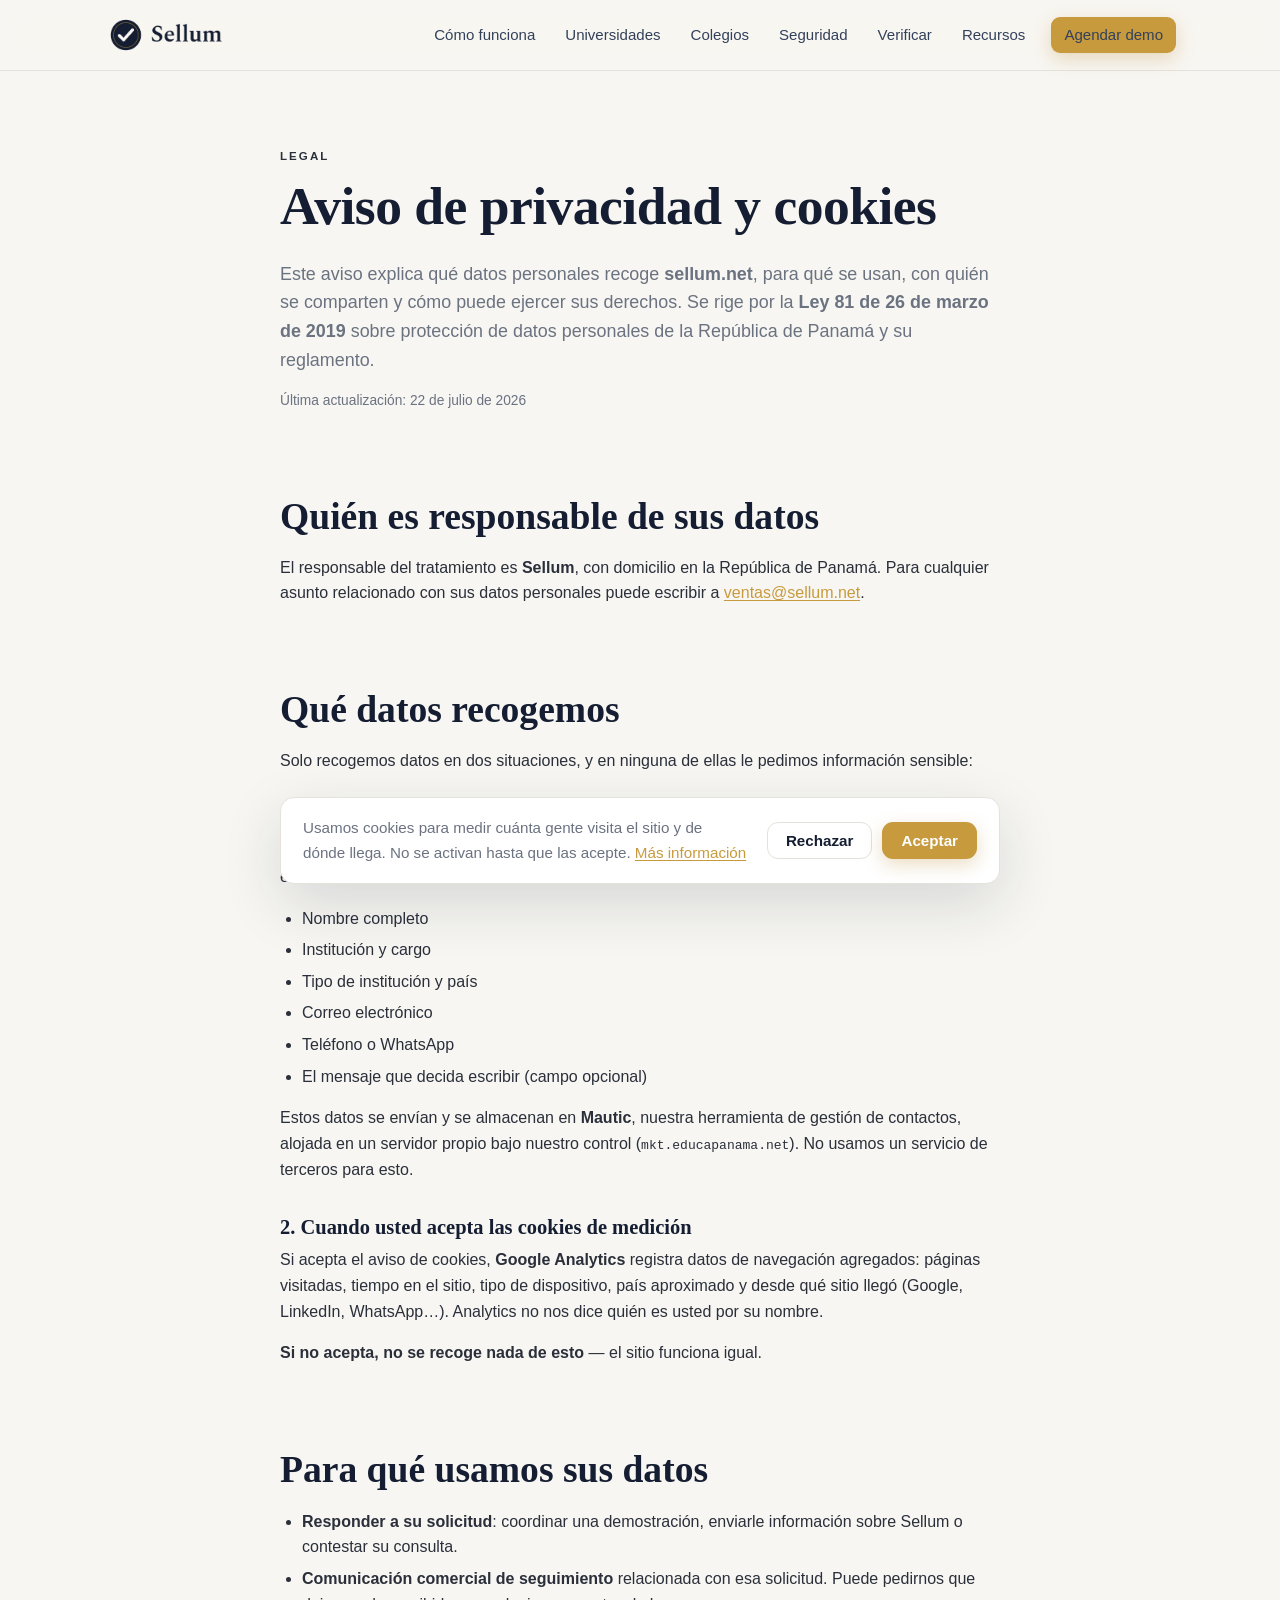
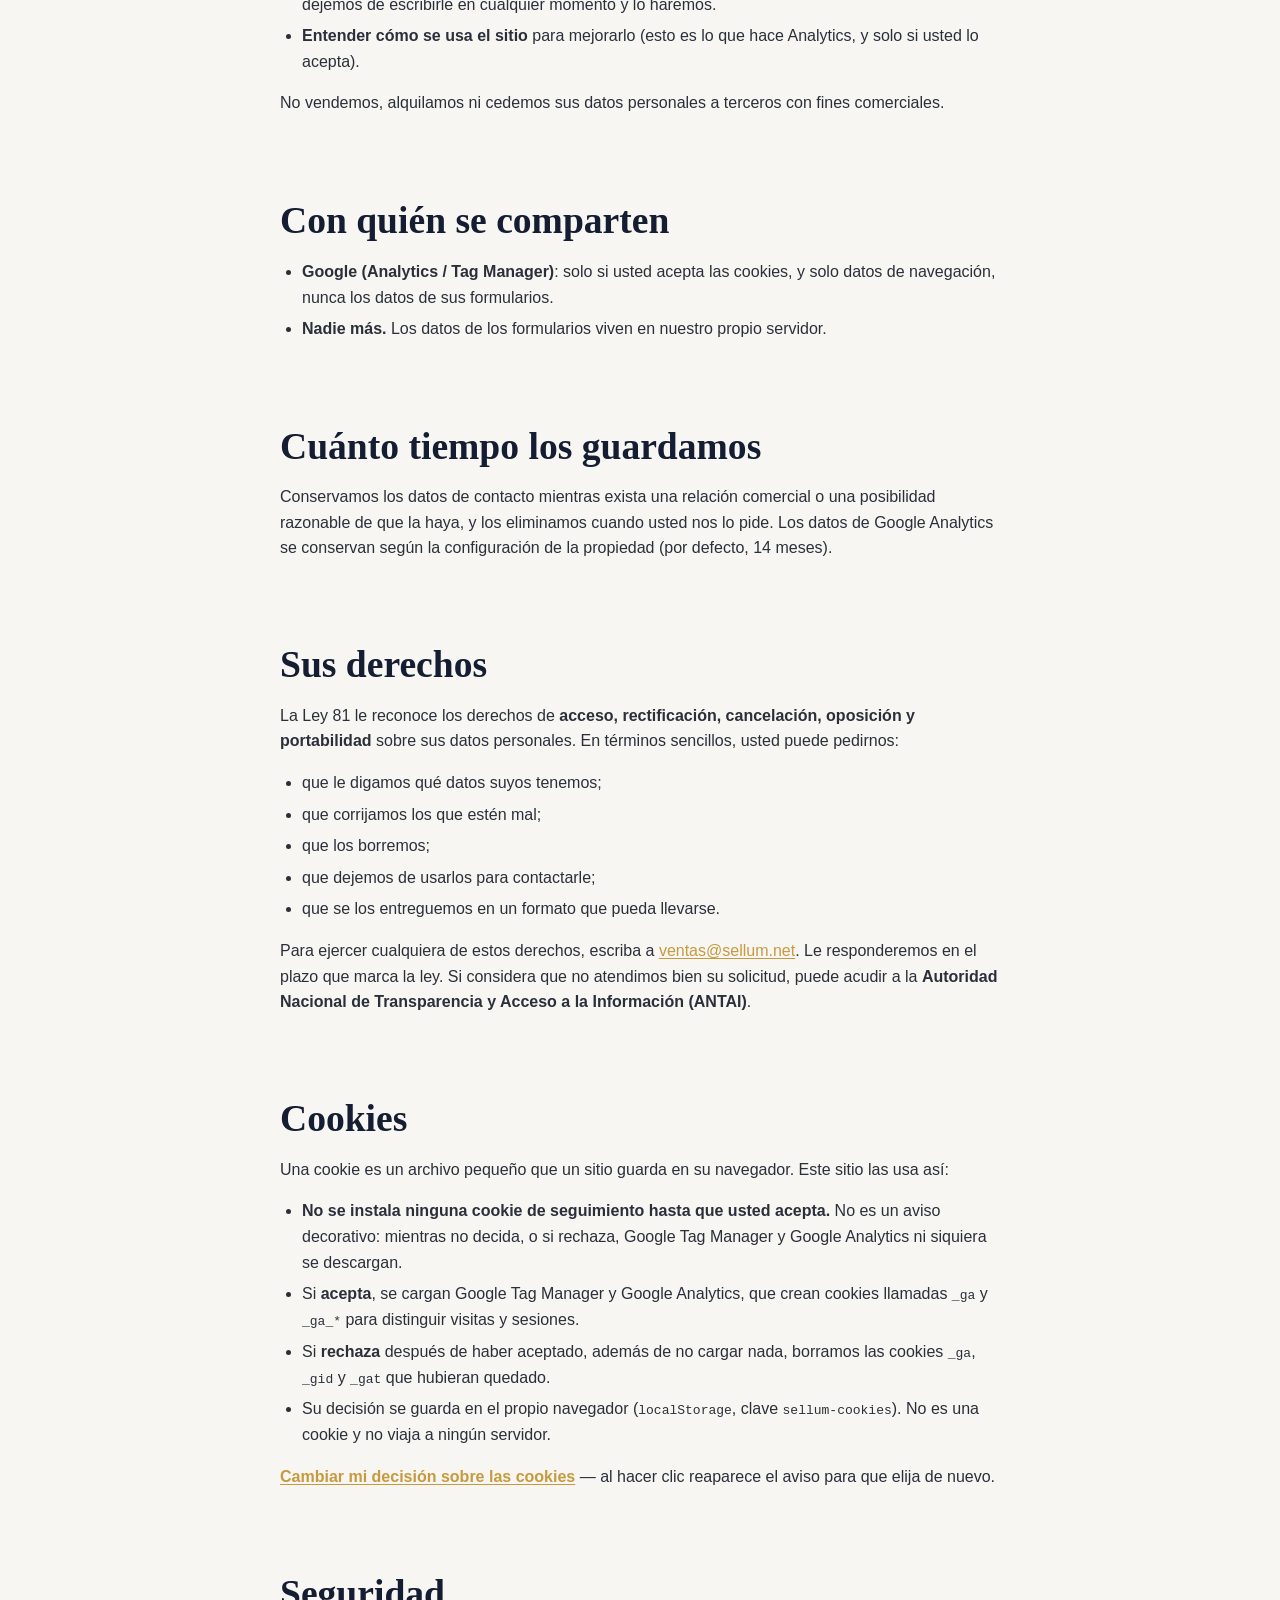
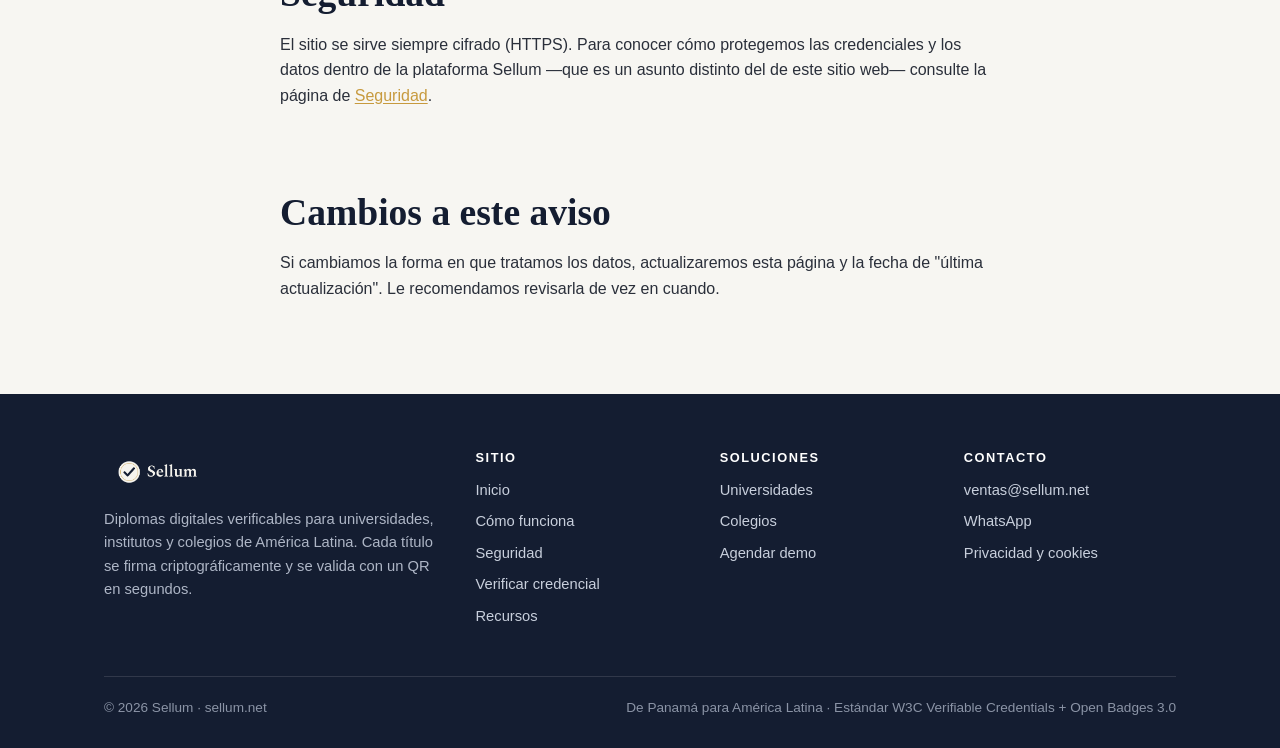
<file: privacidad.html>
<!doctype html>
<html lang="es">
<head>
<meta charset="utf-8">
<meta name="viewport" content="width=device-width, initial-scale=1">
<title>Aviso de privacidad y cookies | Sellum</title>
<meta name="description" content="Qué datos personales recoge sellum.net, para qué se usan, cuánto se guardan y cómo ejercer sus derechos bajo la Ley 81 de 2019 de Panamá. Incluye la política de cookies del sitio.">
<link rel="canonical" href="https://sellum.net/privacidad">
<meta property="og:type" content="website">
<meta property="og:locale" content="es_LA">
<meta property="og:site_name" content="Sellum">
<meta property="og:title" content="Aviso de privacidad y cookies">
<meta property="og:description" content="Qué datos recoge sellum.net, para qué se usan y cómo ejercer sus derechos bajo la Ley 81 de 2019 de Panamá.">
<meta property="og:url" content="https://sellum.net/privacidad">
<meta property="og:image" content="https://sellum.net/assets/og-image.jpg">
<link rel="icon" href="assets/favicon.svg" type="image/svg+xml">
<link rel="apple-touch-icon" href="assets/favicon.svg">
<link rel="stylesheet" href="assets/site.css">
<!-- Consentimiento de cookies: decide si se carga Google Tag Manager. Ver assets/cookies.js -->
<script src="assets/cookies.js"></script>
</head>
<body>
<a class="skip-link" href="#main">Saltar al contenido</a>

<header class="site-header">
  <div class="wrap nav">
    <a class="nav__logo" href="/" aria-label="Sellum — Inicio">
      <img src="assets/sellum-logo-color.png" alt="Sellum" width="150" height="53">
    </a>
    <button class="nav__toggle" type="button" aria-label="Abrir menú" aria-controls="nav-links" aria-expanded="false"><span></span></button>
    <nav class="nav__links" id="nav-links" aria-label="Navegación principal">
      <a href="producto">Cómo funciona</a>
      <a href="universidades">Universidades</a>
      <a href="colegios">Colegios</a>
      <a href="seguridad">Seguridad</a>
      <a href="verificar">Verificar</a>
      <a href="recursos/">Recursos</a>
      <span class="nav__cta"><a class="btn btn--gold" href="contacto">Agendar demo</a></span>
    </nav>
  </div>
</header>

<main id="main">
  <section class="section section--paper">
    <div class="wrap">
      <article class="article">
        <p class="kick">Legal</p>
        <h1>Aviso de privacidad y cookies</h1>
        <p class="lead">Este aviso explica qué datos personales recoge <strong>sellum.net</strong>, para qué se usan, con quién se comparten y cómo puede ejercer sus derechos. Se rige por la <strong>Ley 81 de 26 de marzo de 2019</strong> sobre protección de datos personales de la República de Panamá y su reglamento.</p>
        <p class="meta">Última actualización: 22 de julio de 2026</p>

        <h2>Quién es responsable de sus datos</h2>
        <p>El responsable del tratamiento es <strong>Sellum</strong>, con domicilio en la República de Panamá. Para cualquier asunto relacionado con sus datos personales puede escribir a <a href="mailto:ventas@sellum.net">ventas@sellum.net</a>.</p>

        <h2>Qué datos recogemos</h2>
        <p>Solo recogemos datos en dos situaciones, y en ninguna de ellas le pedimos información sensible:</p>
        <h3>1. Cuando usted llena un formulario</h3>
        <p>Los formularios de <a href="contacto">contacto</a> y de <a href="landing-demo">solicitud de demostración</a> recogen los datos que usted mismo escribe:</p>
        <ul>
          <li>Nombre completo</li>
          <li>Institución y cargo</li>
          <li>Tipo de institución y país</li>
          <li>Correo electrónico</li>
          <li>Teléfono o WhatsApp</li>
          <li>El mensaje que decida escribir (campo opcional)</li>
        </ul>
        <p>Estos datos se envían y se almacenan en <strong>Mautic</strong>, nuestra herramienta de gestión de contactos, alojada en un servidor propio bajo nuestro control (<code>mkt.educapanama.net</code>). No usamos un servicio de terceros para esto.</p>
        <h3>2. Cuando usted acepta las cookies de medición</h3>
        <p>Si acepta el aviso de cookies, <strong>Google Analytics</strong> registra datos de navegación agregados: páginas visitadas, tiempo en el sitio, tipo de dispositivo, país aproximado y desde qué sitio llegó (Google, LinkedIn, WhatsApp…). Analytics no nos dice quién es usted por su nombre.</p>
        <p><strong>Si no acepta, no se recoge nada de esto</strong> — el sitio funciona igual.</p>

        <h2>Para qué usamos sus datos</h2>
        <ul>
          <li><strong>Responder a su solicitud</strong>: coordinar una demostración, enviarle información sobre Sellum o contestar su consulta.</li>
          <li><strong>Comunicación comercial de seguimiento</strong> relacionada con esa solicitud. Puede pedirnos que dejemos de escribirle en cualquier momento y lo haremos.</li>
          <li><strong>Entender cómo se usa el sitio</strong> para mejorarlo (esto es lo que hace Analytics, y solo si usted lo acepta).</li>
        </ul>
        <p>No vendemos, alquilamos ni cedemos sus datos personales a terceros con fines comerciales.</p>

        <h2>Con quién se comparten</h2>
        <ul>
          <li><strong>Google (Analytics / Tag Manager)</strong>: solo si usted acepta las cookies, y solo datos de navegación, nunca los datos de sus formularios.</li>
          <li><strong>Nadie más.</strong> Los datos de los formularios viven en nuestro propio servidor.</li>
        </ul>

        <h2>Cuánto tiempo los guardamos</h2>
        <p>Conservamos los datos de contacto mientras exista una relación comercial o una posibilidad razonable de que la haya, y los eliminamos cuando usted nos lo pide. Los datos de Google Analytics se conservan según la configuración de la propiedad (por defecto, 14 meses).</p>

        <h2>Sus derechos</h2>
        <p>La Ley 81 le reconoce los derechos de <strong>acceso, rectificación, cancelación, oposición y portabilidad</strong> sobre sus datos personales. En términos sencillos, usted puede pedirnos:</p>
        <ul>
          <li>que le digamos qué datos suyos tenemos;</li>
          <li>que corrijamos los que estén mal;</li>
          <li>que los borremos;</li>
          <li>que dejemos de usarlos para contactarle;</li>
          <li>que se los entreguemos en un formato que pueda llevarse.</li>
        </ul>
        <p>Para ejercer cualquiera de estos derechos, escriba a <a href="mailto:ventas@sellum.net">ventas@sellum.net</a>. Le responderemos en el plazo que marca la ley. Si considera que no atendimos bien su solicitud, puede acudir a la <strong>Autoridad Nacional de Transparencia y Acceso a la Información (ANTAI)</strong>.</p>

        <h2 id="cookies">Cookies</h2>
        <p>Una cookie es un archivo pequeño que un sitio guarda en su navegador. Este sitio las usa así:</p>
        <ul>
          <li><strong>No se instala ninguna cookie de seguimiento hasta que usted acepta.</strong> No es un aviso decorativo: mientras no decida, o si rechaza, Google Tag Manager y Google Analytics ni siquiera se descargan.</li>
          <li>Si <strong>acepta</strong>, se cargan Google Tag Manager y Google Analytics, que crean cookies llamadas <code>_ga</code> y <code>_ga_*</code> para distinguir visitas y sesiones.</li>
          <li>Si <strong>rechaza</strong> después de haber aceptado, además de no cargar nada, borramos las cookies <code>_ga</code>, <code>_gid</code> y <code>_gat</code> que hubieran quedado.</li>
          <li>Su decisión se guarda en el propio navegador (<code>localStorage</code>, clave <code>sellum-cookies</code>). No es una cookie y no viaja a ningún servidor.</li>
        </ul>
        <p><a href="#" id="cambiar-cookies"><strong>Cambiar mi decisión sobre las cookies</strong></a> — al hacer clic reaparece el aviso para que elija de nuevo.</p>

        <h2>Seguridad</h2>
        <p>El sitio se sirve siempre cifrado (HTTPS). Para conocer cómo protegemos las credenciales y los datos dentro de la plataforma Sellum —que es un asunto distinto del de este sitio web— consulte la página de <a href="seguridad">Seguridad</a>.</p>

        <h2>Cambios a este aviso</h2>
        <p>Si cambiamos la forma en que tratamos los datos, actualizaremos esta página y la fecha de "última actualización". Le recomendamos revisarla de vez en cuando.</p>
      </article>
    </div>
  </section>
</main>

<footer class="site-footer">
  <div class="wrap">
    <div class="footer-grid">
      <div>
        <div class="footer-logo"><img src="assets/sellum-logo-reverse.png" alt="Sellum" width="129" height="53"></div>
        <p>Diplomas digitales verificables para universidades, institutos y colegios de América Latina. Cada título se firma criptográficamente y se valida con un QR en segundos.</p>
      </div>
      <div><h4>Sitio</h4><ul><li><a href="/">Inicio</a></li><li><a href="producto">Cómo funciona</a></li><li><a href="seguridad">Seguridad</a></li><li><a href="verificar">Verificar credencial</a></li><li><a href="recursos/">Recursos</a></li></ul></div>
      <div><h4>Soluciones</h4><ul><li><a href="universidades">Universidades</a></li><li><a href="colegios">Colegios</a></li><li><a href="contacto">Agendar demo</a></li></ul></div>
      <div><h4>Contacto</h4><ul><li><a href="mailto:ventas@sellum.net">ventas@sellum.net</a></li><li><a href="https://wa.me/50763304392" target="_blank" rel="noopener">WhatsApp</a></li><li><a href="privacidad">Privacidad y cookies</a></li></ul></div>
    </div>
    <div class="footer-bottom">
      <span>© <span data-year>2026</span> Sellum · sellum.net</span>
      <span>De Panamá para América Latina · Estándar W3C Verifiable Credentials + Open Badges 3.0</span>
    </div>
  </div>
</footer>

<script src="assets/site.js" defer></script>
</body>
</html>
</file>
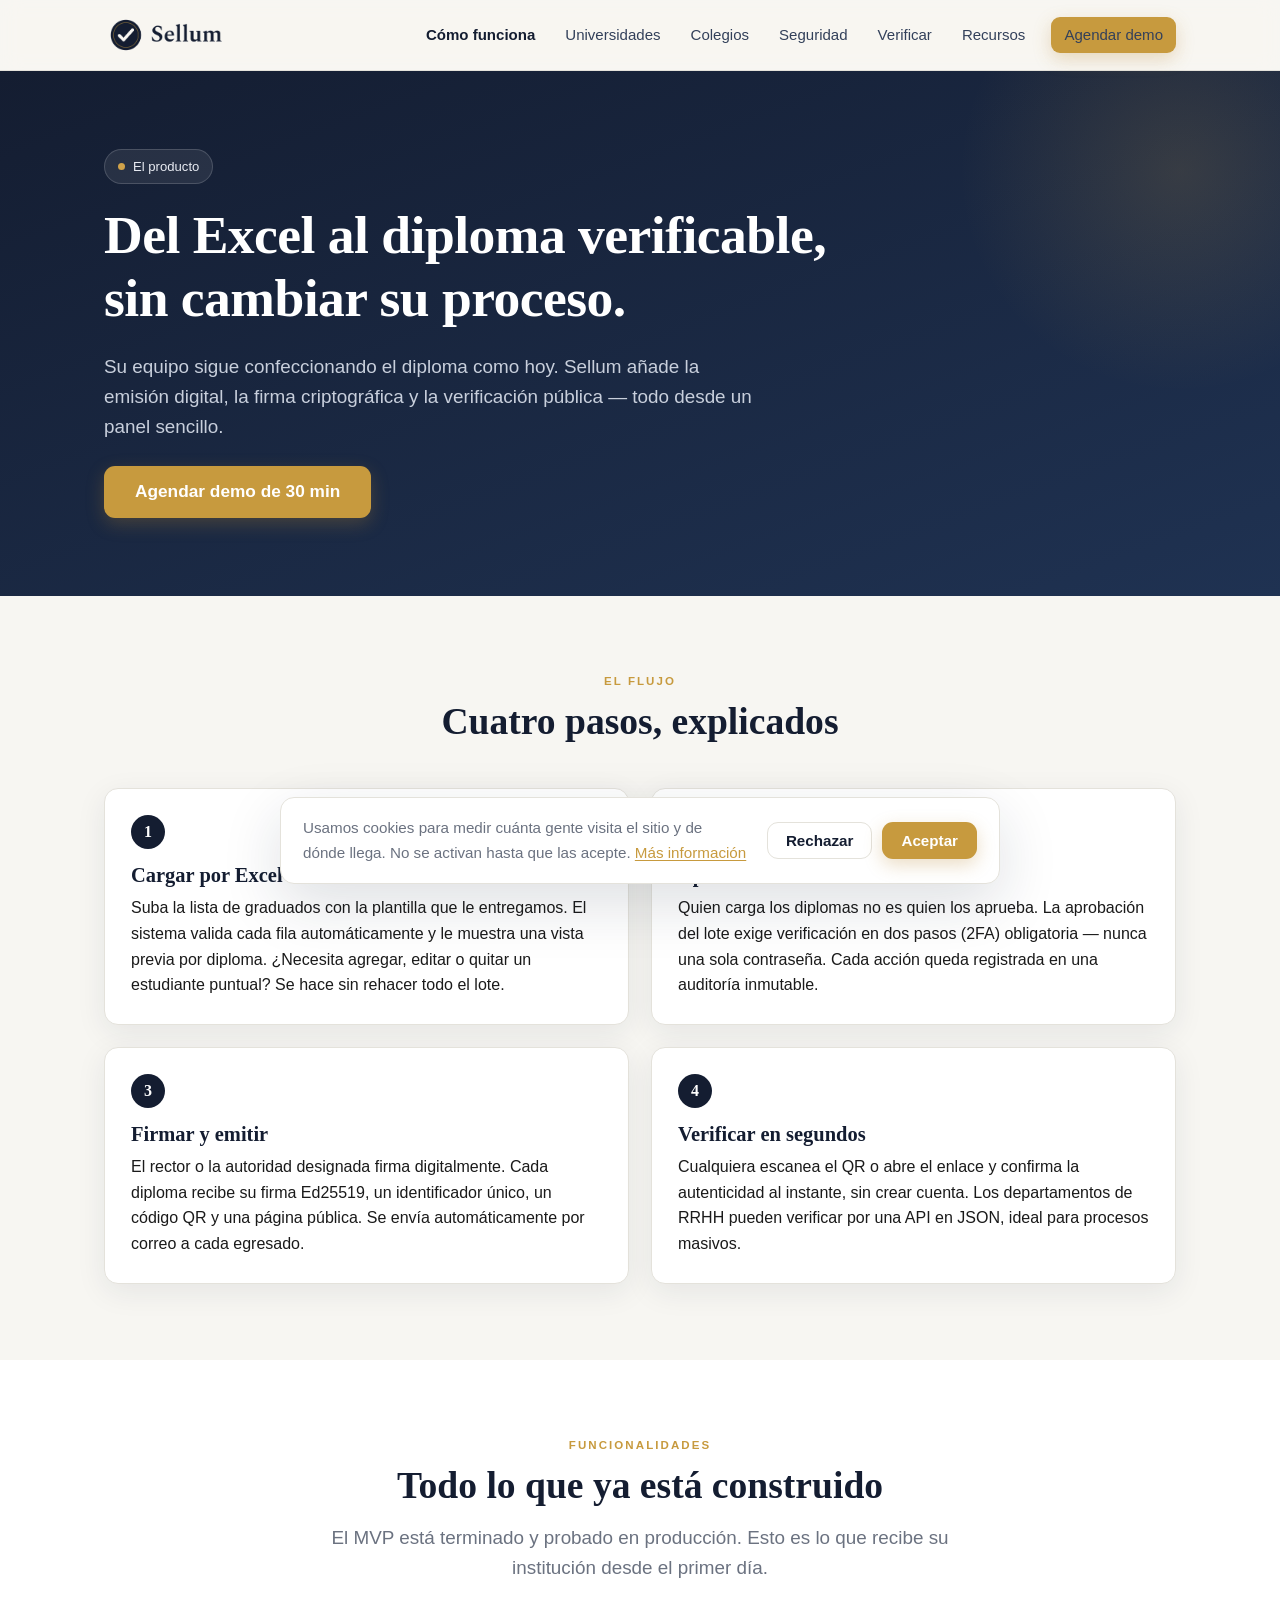
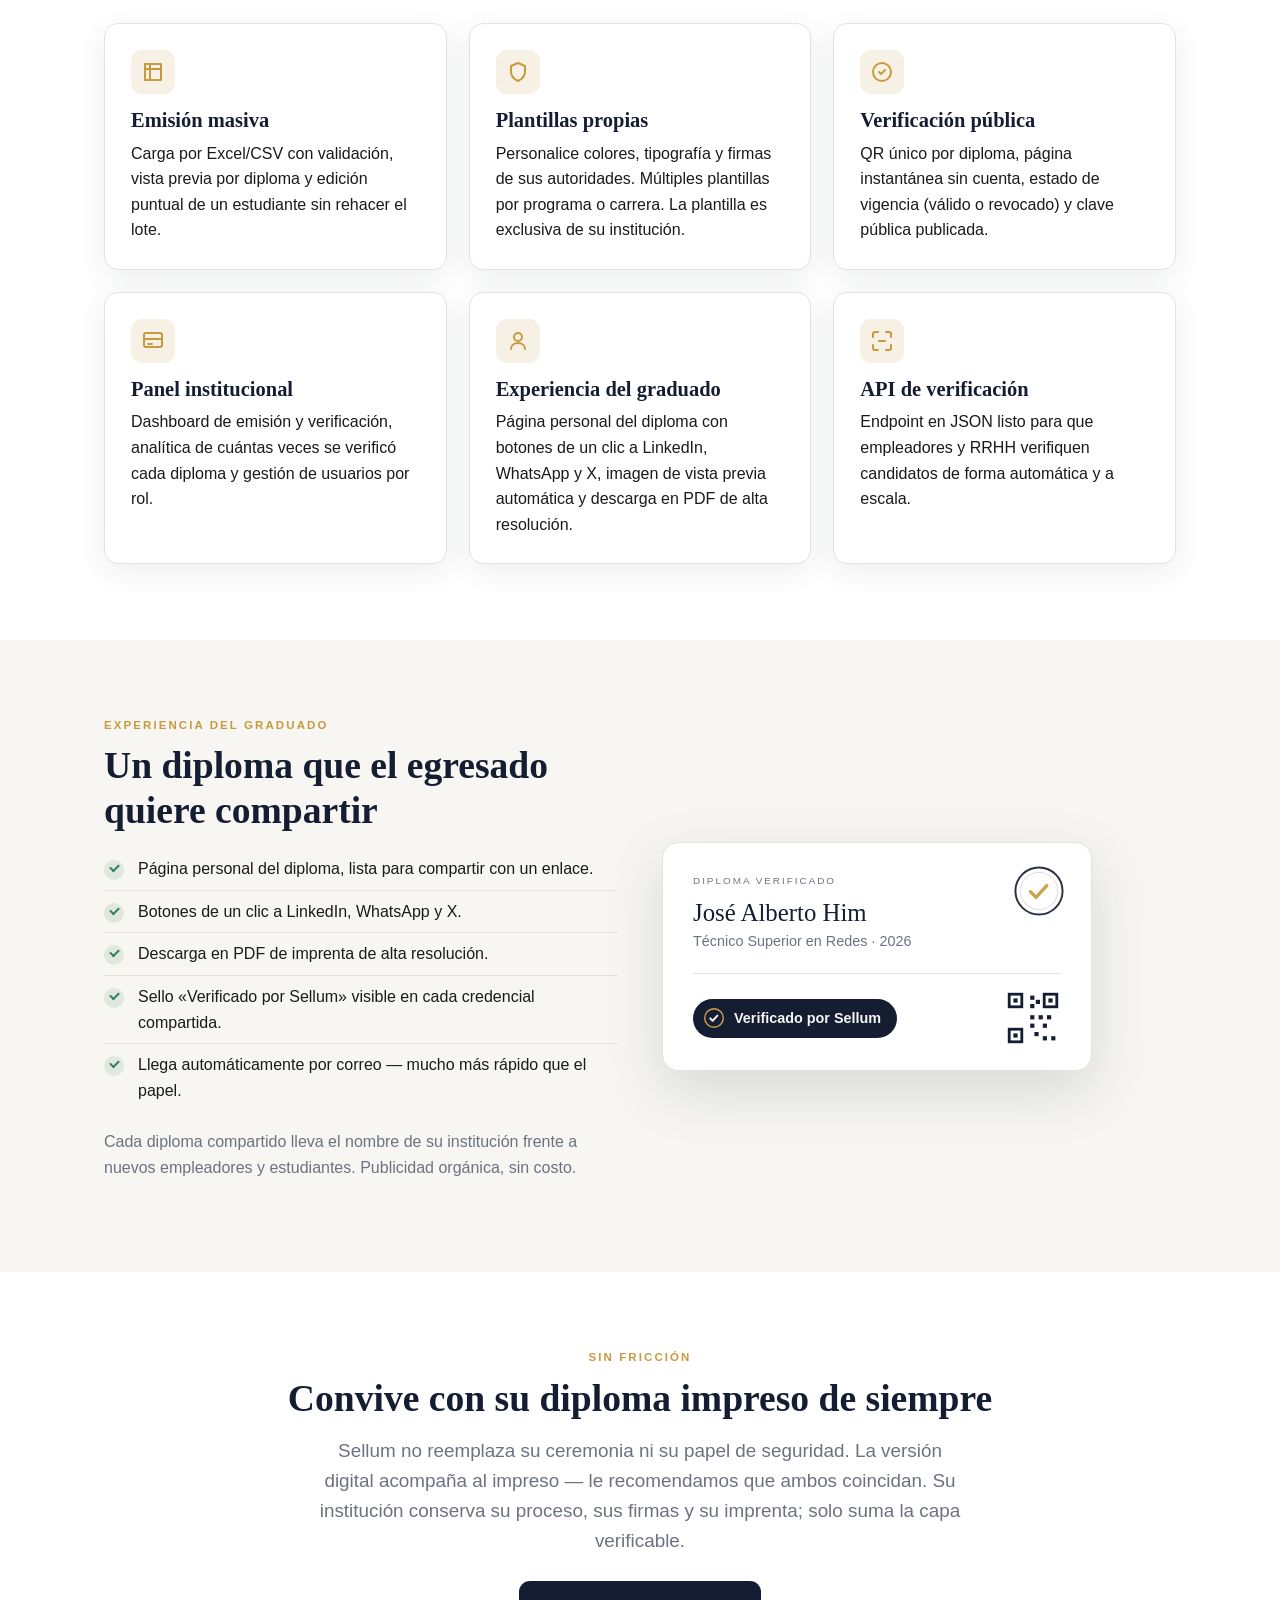
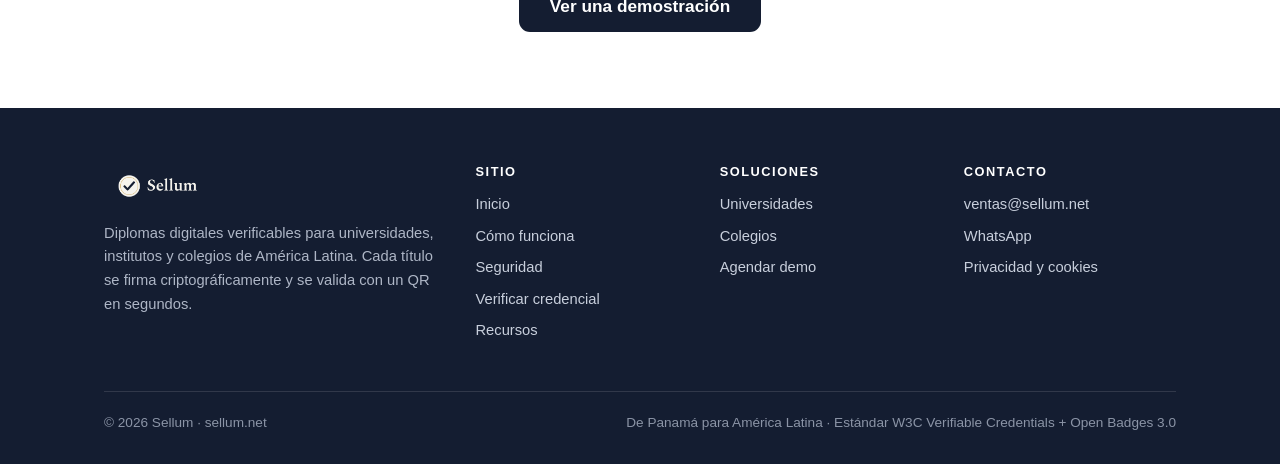
<file: producto.html>
<!doctype html>
<html lang="es">
<head>
<meta charset="utf-8">
<meta name="viewport" content="width=device-width, initial-scale=1">
<title>Cómo funciona Sellum — Del Excel al diploma verificable | Sellum</title>
<meta name="description" content="El flujo completo de Sellum: carga masiva por Excel, aprobación con 2FA, firma criptográfica y verificación pública por QR. Plantillas propias, panel institucional y API de verificación para RRHH.">
<link rel="canonical" href="https://sellum.net/producto">
<meta property="og:type" content="website">
<meta property="og:locale" content="es_LA">
<meta property="og:site_name" content="Sellum">
<meta property="og:title" content="Cómo funciona Sellum — Del Excel al diploma verificable">
<meta property="og:description" content="Carga por Excel, aprobación con 2FA, firma criptográfica y verificación por QR. Con panel institucional y API para RRHH.">
<meta property="og:url" content="https://sellum.net/producto">
<meta property="og:image" content="https://sellum.net/assets/og-image.jpg">
<meta name="twitter:card" content="summary_large_image">
<meta name="twitter:image" content="https://sellum.net/assets/og-image.jpg">
<link rel="icon" href="assets/favicon.svg" type="image/svg+xml">
<link rel="apple-touch-icon" href="assets/favicon.svg">
<link rel="stylesheet" href="assets/site.css">
<script type="application/ld+json">
{"@context":"https://schema.org","@type":"Organization","name":"Sellum","url":"https://sellum.net","logo":"https://sellum.net/assets/sellum-logo-color.png","areaServed":"América Latina"}
</script>
<!-- Consentimiento de cookies: decide si se carga Google Tag Manager. Ver assets/cookies.js -->
<script src="assets/cookies.js"></script>
</head>
<body>
<a class="skip-link" href="#main">Saltar al contenido</a>

<header class="site-header">
  <div class="wrap nav">
    <a class="nav__logo" href="/" aria-label="Sellum — Inicio"><img src="assets/sellum-logo-color.png" alt="Sellum" width="150" height="53"></a>
    <button class="nav__toggle" type="button" aria-label="Abrir menú" aria-controls="nav-links" aria-expanded="false"><span></span></button>
    <nav class="nav__links" id="nav-links" aria-label="Navegación principal">
      <a href="producto" class="is-active">Cómo funciona</a>
      <a href="universidades">Universidades</a>
      <a href="colegios">Colegios</a>
      <a href="seguridad">Seguridad</a>
      <a href="verificar">Verificar</a>
      <a href="recursos/">Recursos</a>
      <span class="nav__cta"><a class="btn btn--gold" href="contacto">Agendar demo</a></span>
    </nav>
  </div>
</header>

<main id="main">

  <section class="hero">
    <div class="wrap">
      <div class="maxw">
        <span class="eyebrow-chip"><span class="dot"></span> El producto</span>
        <h1>Del Excel al diploma verificable, sin cambiar su proceso.</h1>
        <p class="lead">Su equipo sigue confeccionando el diploma como hoy. Sellum añade la emisión digital, la firma criptográfica y la verificación pública — todo desde un panel sencillo.</p>
        <div class="btn-row" style="margin-top:24px">
          <a class="btn btn--gold btn--lg" href="contacto">Agendar demo de 30 min</a>
        </div>
      </div>
    </div>
  </section>

  <!-- FLUJO EN DETALLE -->
  <section class="section section--paper">
    <div class="wrap">
      <div class="center" style="margin-bottom:44px">
        <p class="kick">El flujo</p>
        <h2>Cuatro pasos, explicados</h2>
      </div>

      <div class="grid grid-2" style="gap:22px">
        <div class="card">
          <div class="step__n">1</div>
          <h3>Cargar por Excel o CSV</h3>
          <p>Suba la lista de graduados con la plantilla que le entregamos. El sistema valida cada fila automáticamente y le muestra una vista previa por diploma. ¿Necesita agregar, editar o quitar un estudiante puntual? Se hace sin rehacer todo el lote.</p>
        </div>
        <div class="card">
          <div class="step__n">2</div>
          <h3>Aprobar con doble control</h3>
          <p>Quien carga los diplomas no es quien los aprueba. La aprobación del lote exige verificación en dos pasos (2FA) obligatoria — nunca una sola contraseña. Cada acción queda registrada en una auditoría inmutable.</p>
        </div>
        <div class="card">
          <div class="step__n">3</div>
          <h3>Firmar y emitir</h3>
          <p>El rector o la autoridad designada firma digitalmente. Cada diploma recibe su firma Ed25519, un identificador único, un código QR y una página pública. Se envía automáticamente por correo a cada egresado.</p>
        </div>
        <div class="card">
          <div class="step__n">4</div>
          <h3>Verificar en segundos</h3>
          <p>Cualquiera escanea el QR o abre el enlace y confirma la autenticidad al instante, sin crear cuenta. Los departamentos de RRHH pueden verificar por una API en JSON, ideal para procesos masivos.</p>
        </div>
      </div>
    </div>
  </section>

  <!-- FUNCIONALIDADES -->
  <section class="section section--white">
    <div class="wrap">
      <div class="center" style="margin-bottom:40px">
        <p class="kick">Funcionalidades</p>
        <h2>Todo lo que ya está construido</h2>
        <p class="lead center">El MVP está terminado y probado en producción. Esto es lo que recibe su institución desde el primer día.</p>
      </div>

      <div class="grid grid-3">
        <div class="card">
          <div class="ico"><svg viewBox="0 0 24 24" fill="none" stroke-width="2" stroke-linecap="round" stroke-linejoin="round"><path d="M4 4h16v16H4z"/><path d="M4 9h16M9 4v16"/></svg></div>
          <h3>Emisión masiva</h3>
          <p>Carga por Excel/CSV con validación, vista previa por diploma y edición puntual de un estudiante sin rehacer el lote.</p>
        </div>
        <div class="card">
          <div class="ico"><svg viewBox="0 0 24 24" fill="none" stroke-width="2" stroke-linecap="round" stroke-linejoin="round"><path d="M12 3l7 3v6c0 4-3 7-7 9-4-2-7-5-7-9V6z"/></svg></div>
          <h3>Plantillas propias</h3>
          <p>Personalice colores, tipografía y firmas de sus autoridades. Múltiples plantillas por programa o carrera. La plantilla es exclusiva de su institución.</p>
        </div>
        <div class="card">
          <div class="ico"><svg viewBox="0 0 24 24" fill="none" stroke-width="2" stroke-linecap="round" stroke-linejoin="round"><path d="M9 12l2 2 4-4"/><circle cx="12" cy="12" r="9"/></svg></div>
          <h3>Verificación pública</h3>
          <p>QR único por diploma, página instantánea sin cuenta, estado de vigencia (válido o revocado) y clave pública publicada.</p>
        </div>
        <div class="card">
          <div class="ico"><svg viewBox="0 0 24 24" fill="none" stroke-width="2" stroke-linecap="round" stroke-linejoin="round"><rect x="3" y="4" width="18" height="14" rx="2"/><path d="M3 10h18M7 15h4"/></svg></div>
          <h3>Panel institucional</h3>
          <p>Dashboard de emisión y verificación, analítica de cuántas veces se verificó cada diploma y gestión de usuarios por rol.</p>
        </div>
        <div class="card">
          <div class="ico"><svg viewBox="0 0 24 24" fill="none" stroke-width="2" stroke-linecap="round" stroke-linejoin="round"><circle cx="12" cy="8" r="4"/><path d="M5 20c0-3.5 3-6 7-6s7 2.5 7 6"/></svg></div>
          <h3>Experiencia del graduado</h3>
          <p>Página personal del diploma con botones de un clic a LinkedIn, WhatsApp y X, imagen de vista previa automática y descarga en PDF de alta resolución.</p>
        </div>
        <div class="card">
          <div class="ico"><svg viewBox="0 0 24 24" fill="none" stroke-width="2" stroke-linecap="round" stroke-linejoin="round"><path d="M8 3H5a2 2 0 0 0-2 2v3m0 8v3a2 2 0 0 0 2 2h3m8-18h3a2 2 0 0 1 2 2v3m0 8v3a2 2 0 0 1-2 2h-3"/><path d="M9 12h6"/></svg></div>
          <h3>API de verificación</h3>
          <p>Endpoint en JSON listo para que empleadores y RRHH verifiquen candidatos de forma automática y a escala.</p>
        </div>
      </div>
    </div>
  </section>

  <!-- QUÉ RECIBE EL GRADUADO -->
  <section class="section section--paper">
    <div class="wrap">
      <div class="grid grid-2" style="align-items:center;gap:44px">
        <div>
          <p class="kick">Experiencia del graduado</p>
          <h2>Un diploma que el egresado quiere compartir</h2>
          <ul class="checklist">
            <li>Página personal del diploma, lista para compartir con un enlace.</li>
            <li>Botones de un clic a LinkedIn, WhatsApp y X.</li>
            <li>Descarga en PDF de imprenta de alta resolución.</li>
            <li>Sello «Verificado por Sellum» visible en cada credencial compartida.</li>
            <li>Llega automáticamente por correo — mucho más rápido que el papel.</li>
          </ul>
          <p style="margin-top:18px" class="muted">Cada diploma compartido lleva el nombre de su institución frente a nuevos empleadores y estudiantes. Publicidad orgánica, sin costo.</p>
        </div>
        <div>
          <div class="diploma" role="img" aria-label="Diploma digital de ejemplo con sello Verificado por Sellum">
            <svg class="diploma__seal" viewBox="0 0 64 64" aria-hidden="true"><circle cx="32" cy="32" r="29" fill="none" stroke="#141d31" stroke-width="2.4"/><circle cx="32" cy="32" r="23" fill="none" stroke="#141d3133" stroke-width="1"/><path d="M21.5 33 l6.8 6.8 l13.2 -14.4" fill="none" stroke="#c79a3e" stroke-width="4.2" stroke-linecap="round" stroke-linejoin="round"/></svg>
            <div class="k">Diploma verificado</div>
            <div class="name serif">José Alberto Him</div>
            <div class="prog">Técnico Superior en Redes · 2026</div>
            <div class="rule"></div>
            <div class="diploma__foot">
              <span class="verified-pill">
                <svg width="22" height="22" viewBox="0 0 64 64" aria-hidden="true"><circle cx="32" cy="32" r="27" fill="none" stroke="#d0a24a" stroke-width="4"/><path d="M21 33 l7 7 l14 -15" fill="none" stroke="#f7f6f2" stroke-width="5.5" stroke-linecap="round" stroke-linejoin="round"/></svg>
                Verificado por Sellum
              </span>
              <svg class="qr" viewBox="0 0 40 40" aria-hidden="true"><rect width="40" height="40" fill="#fff"/><g fill="#141d31"><rect x="2" y="2" width="11" height="11"/><rect x="4" y="4" width="7" height="7" fill="#fff"/><rect x="6" y="6" width="3" height="3"/><rect x="27" y="2" width="11" height="11"/><rect x="29" y="4" width="7" height="7" fill="#fff"/><rect x="31" y="6" width="3" height="3"/><rect x="2" y="27" width="11" height="11"/><rect x="4" y="29" width="7" height="7" fill="#fff"/><rect x="6" y="31" width="3" height="3"/><rect x="18" y="4" width="3" height="3"/><rect x="18" y="10" width="3" height="3"/><rect x="22" y="7" width="3" height="3"/><rect x="18" y="18" width="3" height="3"/><rect x="24" y="18" width="3" height="3"/><rect x="30" y="18" width="3" height="3"/><rect x="18" y="24" width="3" height="3"/><rect x="27" y="24" width="3" height="3"/><rect x="21" y="30" width="3" height="3"/><rect x="27" y="33" width="3" height="3"/><rect x="33" y="33" width="3" height="3"/></g></svg>
            </div>
          </div>
        </div>
      </div>
    </div>
  </section>

  <!-- CONVIVE CON IMPRESO -->
  <section class="section section--white">
    <div class="wrap center maxw">
      <p class="kick">Sin fricción</p>
      <h2>Convive con su diploma impreso de siempre</h2>
      <p class="lead center">Sellum no reemplaza su ceremonia ni su papel de seguridad. La versión digital acompaña al impreso — le recomendamos que ambos coincidan. Su institución conserva su proceso, sus firmas y su imprenta; solo suma la capa verificable.</p>
      <div class="btn-row" style="justify-content:center;margin-top:24px">
        <a class="btn btn--navy btn--lg" href="contacto">Ver una demostración</a>
      </div>
    </div>
  </section>

</main>

<footer class="site-footer">
  <div class="wrap">
    <div class="footer-grid">
      <div>
        <div class="footer-logo"><img src="assets/sellum-logo-reverse.png" alt="Sellum" width="129" height="53"></div>
        <p>Diplomas digitales verificables para universidades, institutos y colegios de América Latina. Cada título se firma criptográficamente y se valida con un QR en segundos.</p>
      </div>
      <div><h4>Sitio</h4><ul><li><a href="/">Inicio</a></li><li><a href="producto">Cómo funciona</a></li><li><a href="seguridad">Seguridad</a></li><li><a href="verificar">Verificar credencial</a></li><li><a href="recursos/">Recursos</a></li></ul></div>
      <div><h4>Soluciones</h4><ul><li><a href="universidades">Universidades</a></li><li><a href="colegios">Colegios</a></li><li><a href="contacto">Agendar demo</a></li></ul></div>
      <div><h4>Contacto</h4><ul><li><a href="mailto:ventas@sellum.net">ventas@sellum.net</a></li><li><a href="https://wa.me/50763304392" target="_blank" rel="noopener">WhatsApp</a></li><li><a href="/privacidad">Privacidad y cookies</a></li></ul></div>
    </div>
    <div class="footer-bottom">
      <span>© <span data-year>2026</span> Sellum · sellum.net</span>
      <span>De Panamá para América Latina · Estándar W3C Verifiable Credentials + Open Badges 3.0</span>
    </div>
  </div>
</footer>

<div class="sticky-cta">
  <a class="btn btn--gold" href="contacto">Agendar demo</a>
  <a class="btn btn--wa" href="https://wa.me/50763304392" target="_blank" rel="noopener">WhatsApp</a>
</div>

<script src="assets/site.js" defer></script>
</body>
</html>
</file>
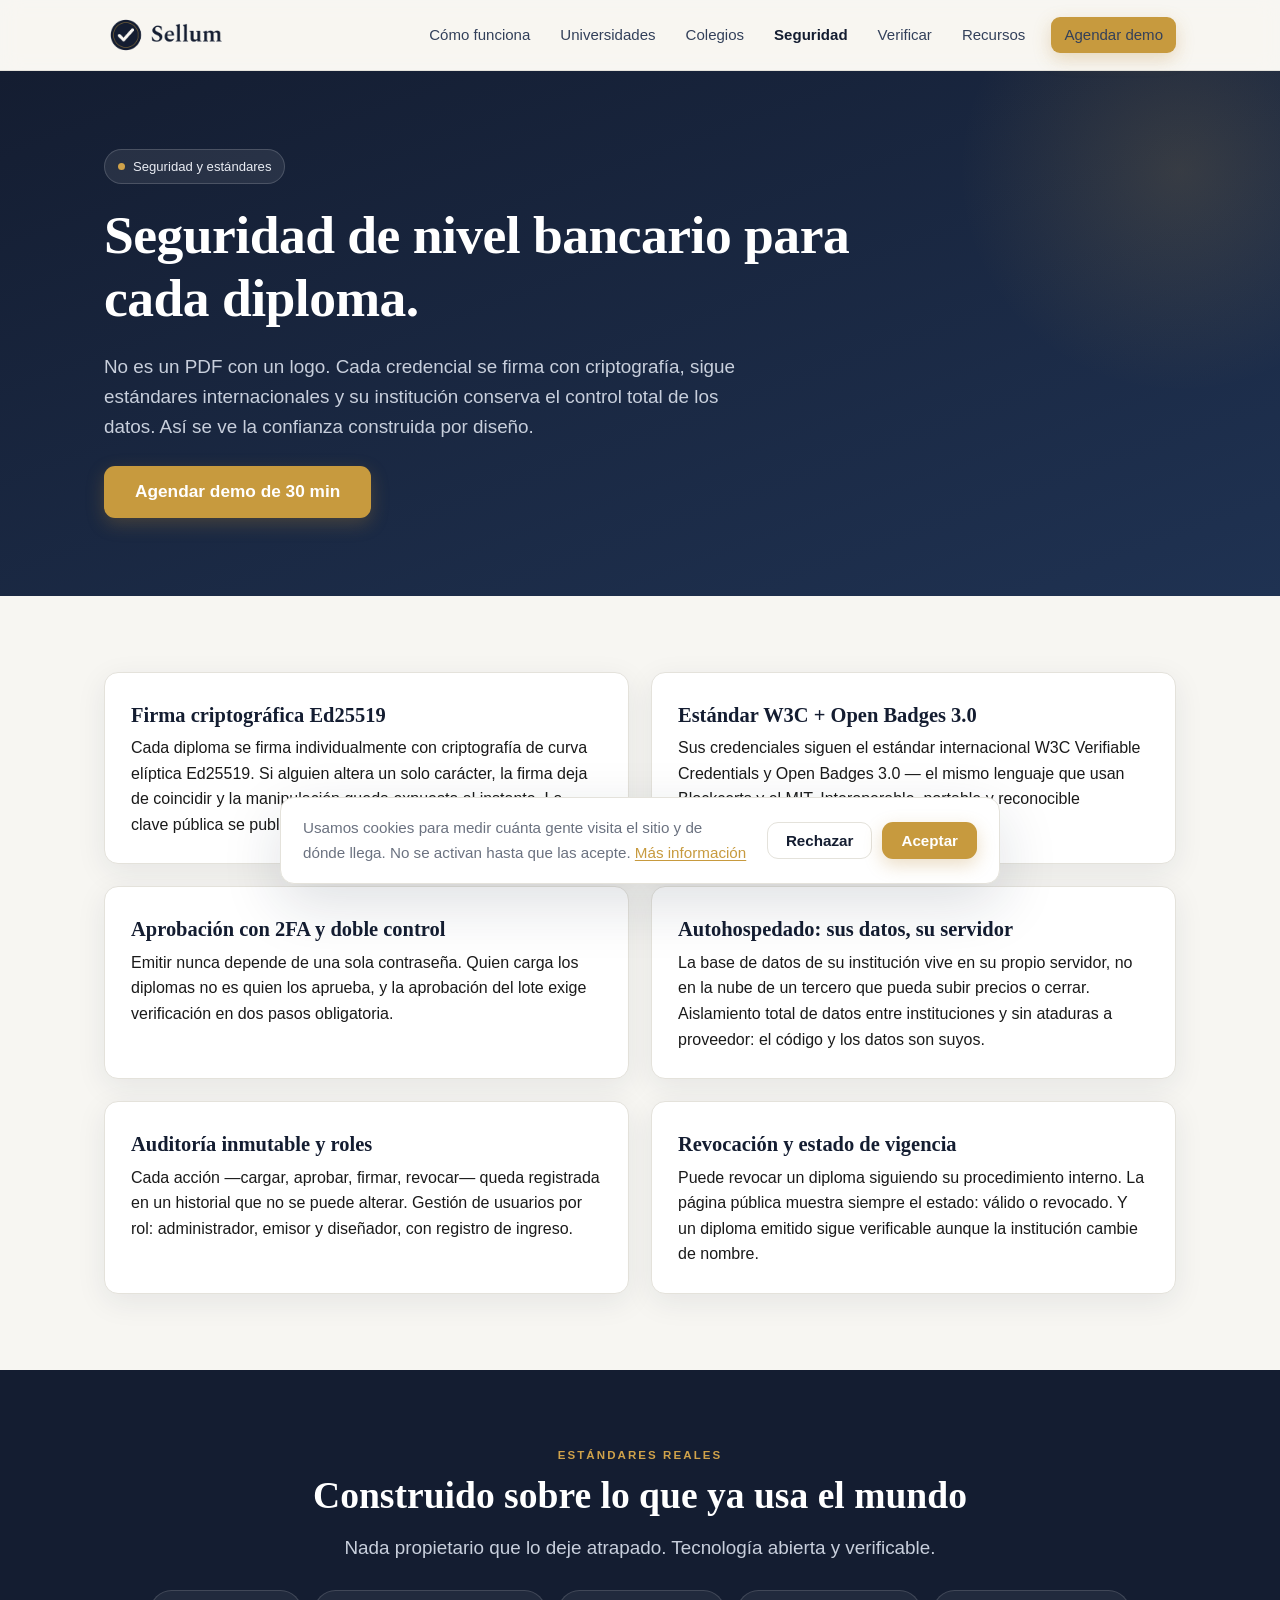
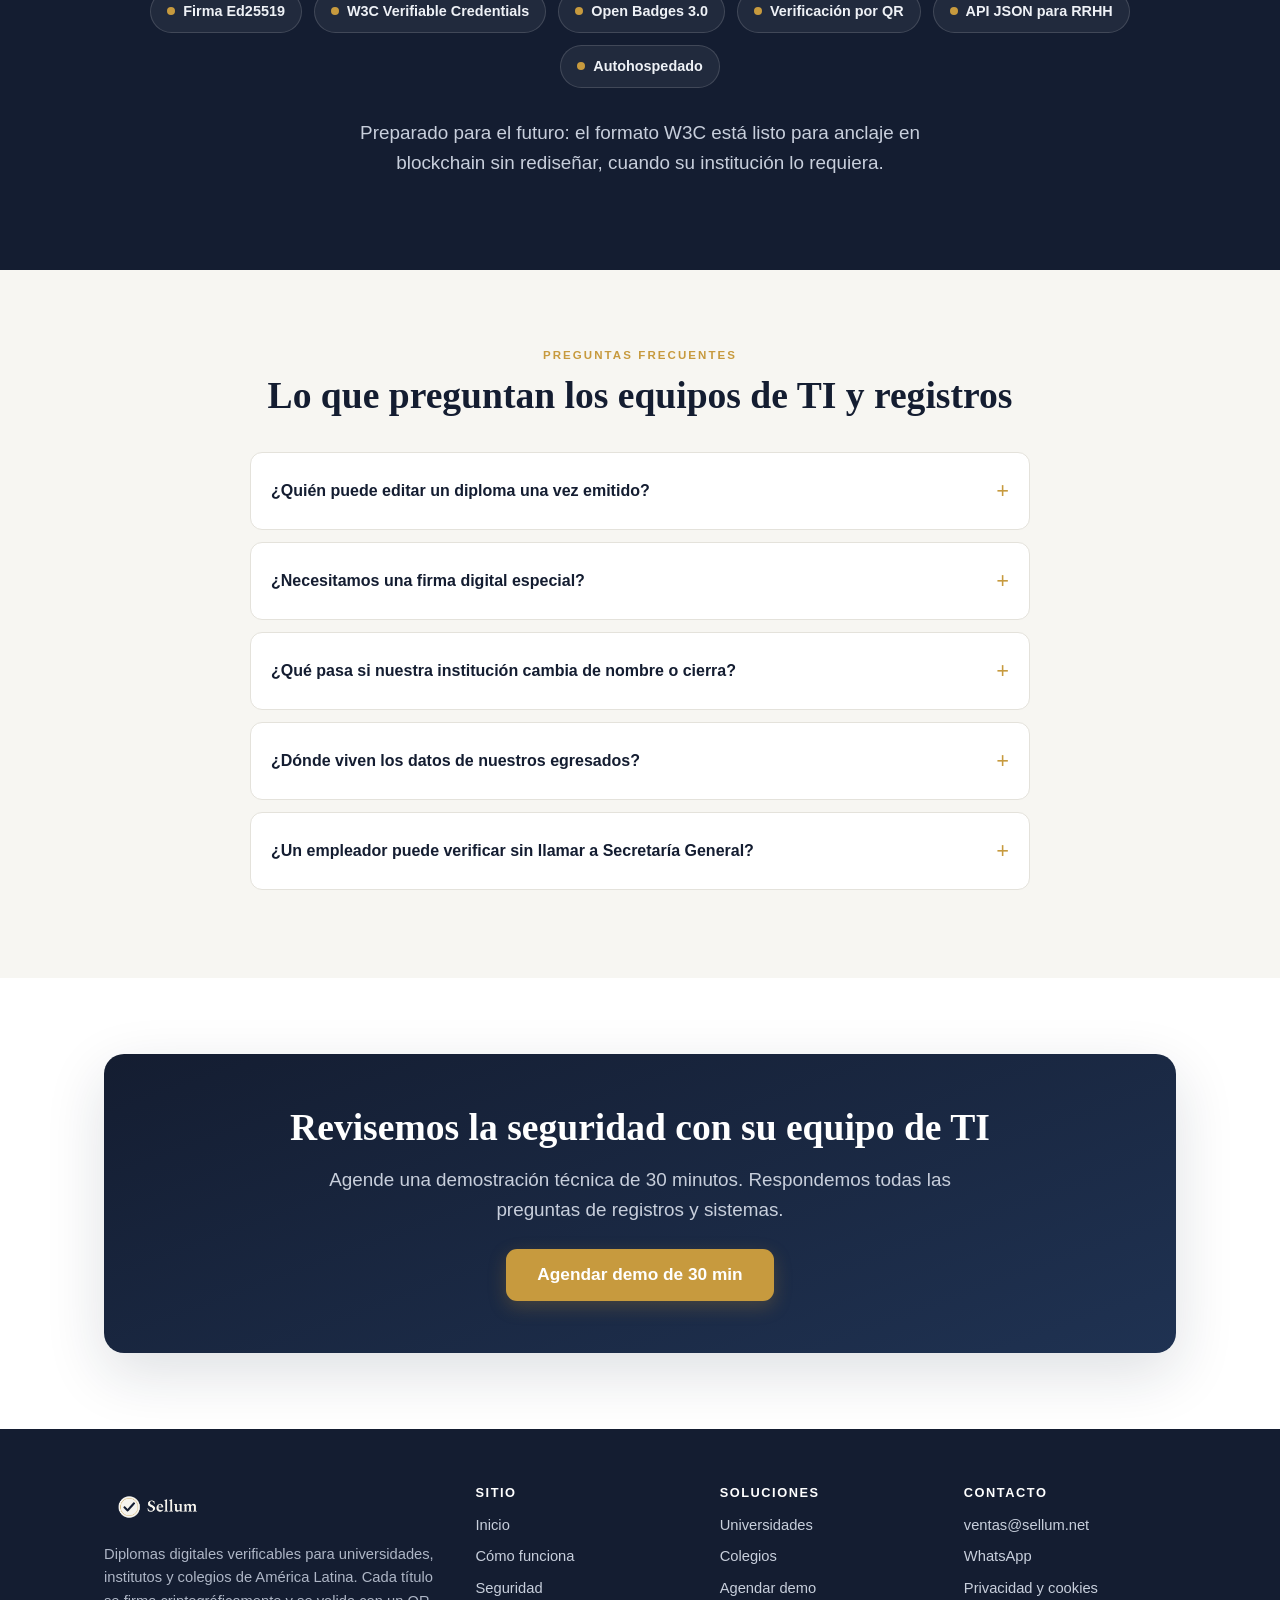
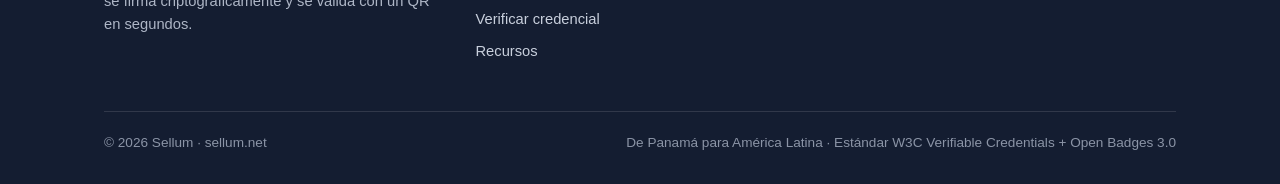
<file: seguridad.html>
<!doctype html>
<html lang="es">
<head>
<meta charset="utf-8">
<meta name="viewport" content="width=device-width, initial-scale=1">
<title>Seguridad y estándares — Firma criptográfica y autohospedado | Sellum</title>
<meta name="description" content="Seguridad de nivel bancario: firma Ed25519 por diploma, estándar W3C Verifiable Credentials + Open Badges 3.0, aprobación con 2FA, auditoría inmutable, revocación y autohospedado. Su institución controla sus datos.">
<link rel="canonical" href="https://sellum.net/seguridad">
<meta property="og:type" content="website">
<meta property="og:locale" content="es_LA">
<meta property="og:site_name" content="Sellum">
<meta property="og:title" content="Seguridad y estándares de Sellum">
<meta property="og:description" content="Firma Ed25519, W3C Verifiable Credentials + Open Badges 3.0, 2FA, auditoría inmutable, revocación y autohospedado.">
<meta property="og:url" content="https://sellum.net/seguridad">
<meta property="og:image" content="https://sellum.net/assets/og-image.jpg">
<meta name="twitter:card" content="summary_large_image">
<meta name="twitter:image" content="https://sellum.net/assets/og-image.jpg">
<link rel="icon" href="assets/favicon.svg" type="image/svg+xml">
<link rel="apple-touch-icon" href="assets/favicon.svg">
<link rel="stylesheet" href="assets/site.css">
<script type="application/ld+json">
{"@context":"https://schema.org","@type":"Organization","name":"Sellum","url":"https://sellum.net","logo":"https://sellum.net/assets/sellum-logo-color.png","areaServed":"América Latina"}
</script>
<script type="application/ld+json">
{"@context":"https://schema.org","@type":"FAQPage","mainEntity":[
{"@type":"Question","name":"¿Quién puede editar un diploma una vez emitido?","acceptedAnswer":{"@type":"Answer","text":"Nadie fuera de su institución. Ni siquiera Sellum: el contrato prohíbe editar o cambiar algo del diploma. El portal no lo tiene el estudiante, solo la universidad, y cada cambio queda en el historial de auditoría."}},
{"@type":"Question","name":"¿Necesitamos una firma digital especial?","acceptedAnswer":{"@type":"Answer","text":"Si su institución ya cuenta con firma digital registrada (por ejemplo, la que exige la DGI para facturación), puede usarla para firmar los diplomas. Si no la tiene, le orientamos sobre cómo obtenerla."}},
{"@type":"Question","name":"¿Qué pasa si nuestra institución cambia de nombre o cierra?","acceptedAnswer":{"@type":"Answer","text":"El diploma ya emitido sigue verificable. La verificación no depende de que la institución —ni Sellum— siga operando: la firma criptográfica y el registro permanecen válidos."}},
{"@type":"Question","name":"¿Dónde viven los datos de nuestros egresados?","acceptedAnswer":{"@type":"Answer","text":"En el servidor de su propia institución (autohospedado), con aislamiento total respecto de otras instituciones. Usted controla el acceso; no dependemos de la nube de un tercero."}},
{"@type":"Question","name":"¿Un empleador puede verificar sin llamar a Secretaría General?","acceptedAnswer":{"@type":"Answer","text":"Sí. Escanea el QR o abre el enlace público y confirma la autenticidad al instante, sin crear cuenta. Para verificaciones masivas ofrecemos una API en JSON."}}
]}
</script>
<!-- Consentimiento de cookies: decide si se carga Google Tag Manager. Ver assets/cookies.js -->
<script src="assets/cookies.js"></script>
</head>
<body>
<a class="skip-link" href="#main">Saltar al contenido</a>

<header class="site-header">
  <div class="wrap nav">
    <a class="nav__logo" href="/" aria-label="Sellum — Inicio"><img src="assets/sellum-logo-color.png" alt="Sellum" width="150" height="53"></a>
    <button class="nav__toggle" type="button" aria-label="Abrir menú" aria-controls="nav-links" aria-expanded="false"><span></span></button>
    <nav class="nav__links" id="nav-links" aria-label="Navegación principal">
      <a href="producto">Cómo funciona</a>
      <a href="universidades">Universidades</a>
      <a href="colegios">Colegios</a>
      <a href="seguridad" class="is-active">Seguridad</a>
      <a href="verificar">Verificar</a>
      <a href="recursos/">Recursos</a>
      <span class="nav__cta"><a class="btn btn--gold" href="contacto">Agendar demo</a></span>
    </nav>
  </div>
</header>

<main id="main">

  <section class="hero">
    <div class="wrap">
      <div class="maxw">
        <span class="eyebrow-chip"><span class="dot"></span> Seguridad y estándares</span>
        <h1>Seguridad de nivel bancario para cada diploma.</h1>
        <p class="lead">No es un PDF con un logo. Cada credencial se firma con criptografía, sigue estándares internacionales y su institución conserva el control total de los datos. Así se ve la confianza construida por diseño.</p>
        <div class="btn-row" style="margin-top:24px">
          <a class="btn btn--gold btn--lg" href="contacto">Agendar demo de 30 min</a>
        </div>
      </div>
    </div>
  </section>

  <!-- PILARES -->
  <section class="section section--paper">
    <div class="wrap">
      <div class="grid grid-2">
        <div class="card">
          <h3>Firma criptográfica Ed25519</h3>
          <p>Cada diploma se firma individualmente con criptografía de curva elíptica Ed25519. Si alguien altera un solo carácter, la firma deja de coincidir y la manipulación queda expuesta al instante. La clave pública se publica para que cualquiera pueda verificar.</p>
        </div>
        <div class="card">
          <h3>Estándar W3C + Open Badges 3.0</h3>
          <p>Sus credenciales siguen el estándar internacional W3C Verifiable Credentials y Open Badges 3.0 — el mismo lenguaje que usan Blockcerts y el MIT. Interoperable, portable y reconocible internacionalmente.</p>
        </div>
        <div class="card">
          <h3>Aprobación con 2FA y doble control</h3>
          <p>Emitir nunca depende de una sola contraseña. Quien carga los diplomas no es quien los aprueba, y la aprobación del lote exige verificación en dos pasos obligatoria.</p>
        </div>
        <div class="card">
          <h3>Autohospedado: sus datos, su servidor</h3>
          <p>La base de datos de su institución vive en su propio servidor, no en la nube de un tercero que pueda subir precios o cerrar. Aislamiento total de datos entre instituciones y sin ataduras a proveedor: el código y los datos son suyos.</p>
        </div>
        <div class="card">
          <h3>Auditoría inmutable y roles</h3>
          <p>Cada acción —cargar, aprobar, firmar, revocar— queda registrada en un historial que no se puede alterar. Gestión de usuarios por rol: administrador, emisor y diseñador, con registro de ingreso.</p>
        </div>
        <div class="card">
          <h3>Revocación y estado de vigencia</h3>
          <p>Puede revocar un diploma siguiendo su procedimiento interno. La página pública muestra siempre el estado: válido o revocado. Y un diploma emitido sigue verificable aunque la institución cambie de nombre.</p>
        </div>
      </div>
    </div>
  </section>

  <!-- ESTÁNDARES BADGES -->
  <section class="section section--navy">
    <div class="wrap center">
      <p class="kick">Estándares reales</p>
      <h2>Construido sobre lo que ya usa el mundo</h2>
      <p class="lead center" style="color:#c8cfdc">Nada propietario que lo deje atrapado. Tecnología abierta y verificable.</p>
      <div class="badges" style="margin-top:26px">
        <span class="badge-std"><span class="b-dot"></span> Firma Ed25519</span>
        <span class="badge-std"><span class="b-dot"></span> W3C Verifiable Credentials</span>
        <span class="badge-std"><span class="b-dot"></span> Open Badges 3.0</span>
        <span class="badge-std"><span class="b-dot"></span> Verificación por QR</span>
        <span class="badge-std"><span class="b-dot"></span> API JSON para RRHH</span>
        <span class="badge-std"><span class="b-dot"></span> Autohospedado</span>
      </div>
      <p class="lead center" style="color:#c8cfdc;margin-top:30px">Preparado para el futuro: el formato W3C está listo para anclaje en blockchain sin rediseñar, cuando su institución lo requiera.</p>
    </div>
  </section>

  <!-- PREGUNTAS DE SEGURIDAD -->
  <section class="section section--paper">
    <div class="wrap">
      <div class="center" style="margin-bottom:34px">
        <p class="kick">Preguntas frecuentes</p>
        <h2>Lo que preguntan los equipos de TI y registros</h2>
      </div>
      <div class="faq">
        <details>
          <summary>¿Quién puede editar un diploma una vez emitido?</summary>
          <p>Nadie fuera de su institución. Ni siquiera Sellum: el contrato prohíbe editar o cambiar algo del diploma. El portal no lo tiene el estudiante, solo la universidad, y cada cambio queda en el historial de auditoría.</p>
        </details>
        <details>
          <summary>¿Necesitamos una firma digital especial?</summary>
          <p>Si su institución ya cuenta con firma digital registrada (por ejemplo, la que exige la DGI para facturación), puede usarla para firmar los diplomas. Si no la tiene, le orientamos sobre cómo obtenerla.</p>
        </details>
        <details>
          <summary>¿Qué pasa si nuestra institución cambia de nombre o cierra?</summary>
          <p>El diploma ya emitido sigue verificable. La verificación no depende de que la institución —ni Sellum— siga operando: la firma criptográfica y el registro permanecen válidos.</p>
        </details>
        <details>
          <summary>¿Dónde viven los datos de nuestros egresados?</summary>
          <p>En el servidor de su propia institución (autohospedado), con aislamiento total respecto de otras instituciones. Usted controla el acceso; no dependemos de la nube de un tercero.</p>
        </details>
        <details>
          <summary>¿Un empleador puede verificar sin llamar a Secretaría General?</summary>
          <p>Sí. Escanea el QR o abre el enlace público y confirma la autenticidad al instante, sin crear cuenta. Para verificaciones masivas ofrecemos una API en JSON.</p>
        </details>
      </div>
    </div>
  </section>

  <section class="section section--white">
    <div class="wrap">
      <div class="ctaband">
        <h2>Revisemos la seguridad con su equipo de TI</h2>
        <p class="lead">Agende una demostración técnica de 30 minutos. Respondemos todas las preguntas de registros y sistemas.</p>
        <div class="btn-row" style="justify-content:center;margin-top:24px">
          <a class="btn btn--gold btn--lg" href="contacto">Agendar demo de 30 min</a>
        </div>
      </div>
    </div>
  </section>

</main>

<footer class="site-footer">
  <div class="wrap">
    <div class="footer-grid">
      <div>
        <div class="footer-logo"><img src="assets/sellum-logo-reverse.png" alt="Sellum" width="129" height="53"></div>
        <p>Diplomas digitales verificables para universidades, institutos y colegios de América Latina. Cada título se firma criptográficamente y se valida con un QR en segundos.</p>
      </div>
      <div><h4>Sitio</h4><ul><li><a href="/">Inicio</a></li><li><a href="producto">Cómo funciona</a></li><li><a href="seguridad">Seguridad</a></li><li><a href="verificar">Verificar credencial</a></li><li><a href="recursos/">Recursos</a></li></ul></div>
      <div><h4>Soluciones</h4><ul><li><a href="universidades">Universidades</a></li><li><a href="colegios">Colegios</a></li><li><a href="contacto">Agendar demo</a></li></ul></div>
      <div><h4>Contacto</h4><ul><li><a href="mailto:ventas@sellum.net">ventas@sellum.net</a></li><li><a href="https://wa.me/50763304392" target="_blank" rel="noopener">WhatsApp</a></li><li><a href="/privacidad">Privacidad y cookies</a></li></ul></div>
    </div>
    <div class="footer-bottom">
      <span>© <span data-year>2026</span> Sellum · sellum.net</span>
      <span>De Panamá para América Latina · Estándar W3C Verifiable Credentials + Open Badges 3.0</span>
    </div>
  </div>
</footer>

<div class="sticky-cta">
  <a class="btn btn--gold" href="contacto">Agendar demo</a>
  <a class="btn btn--wa" href="https://wa.me/50763304392" target="_blank" rel="noopener">WhatsApp</a>
</div>

<script src="assets/site.js" defer></script>
</body>
</html>
</file>
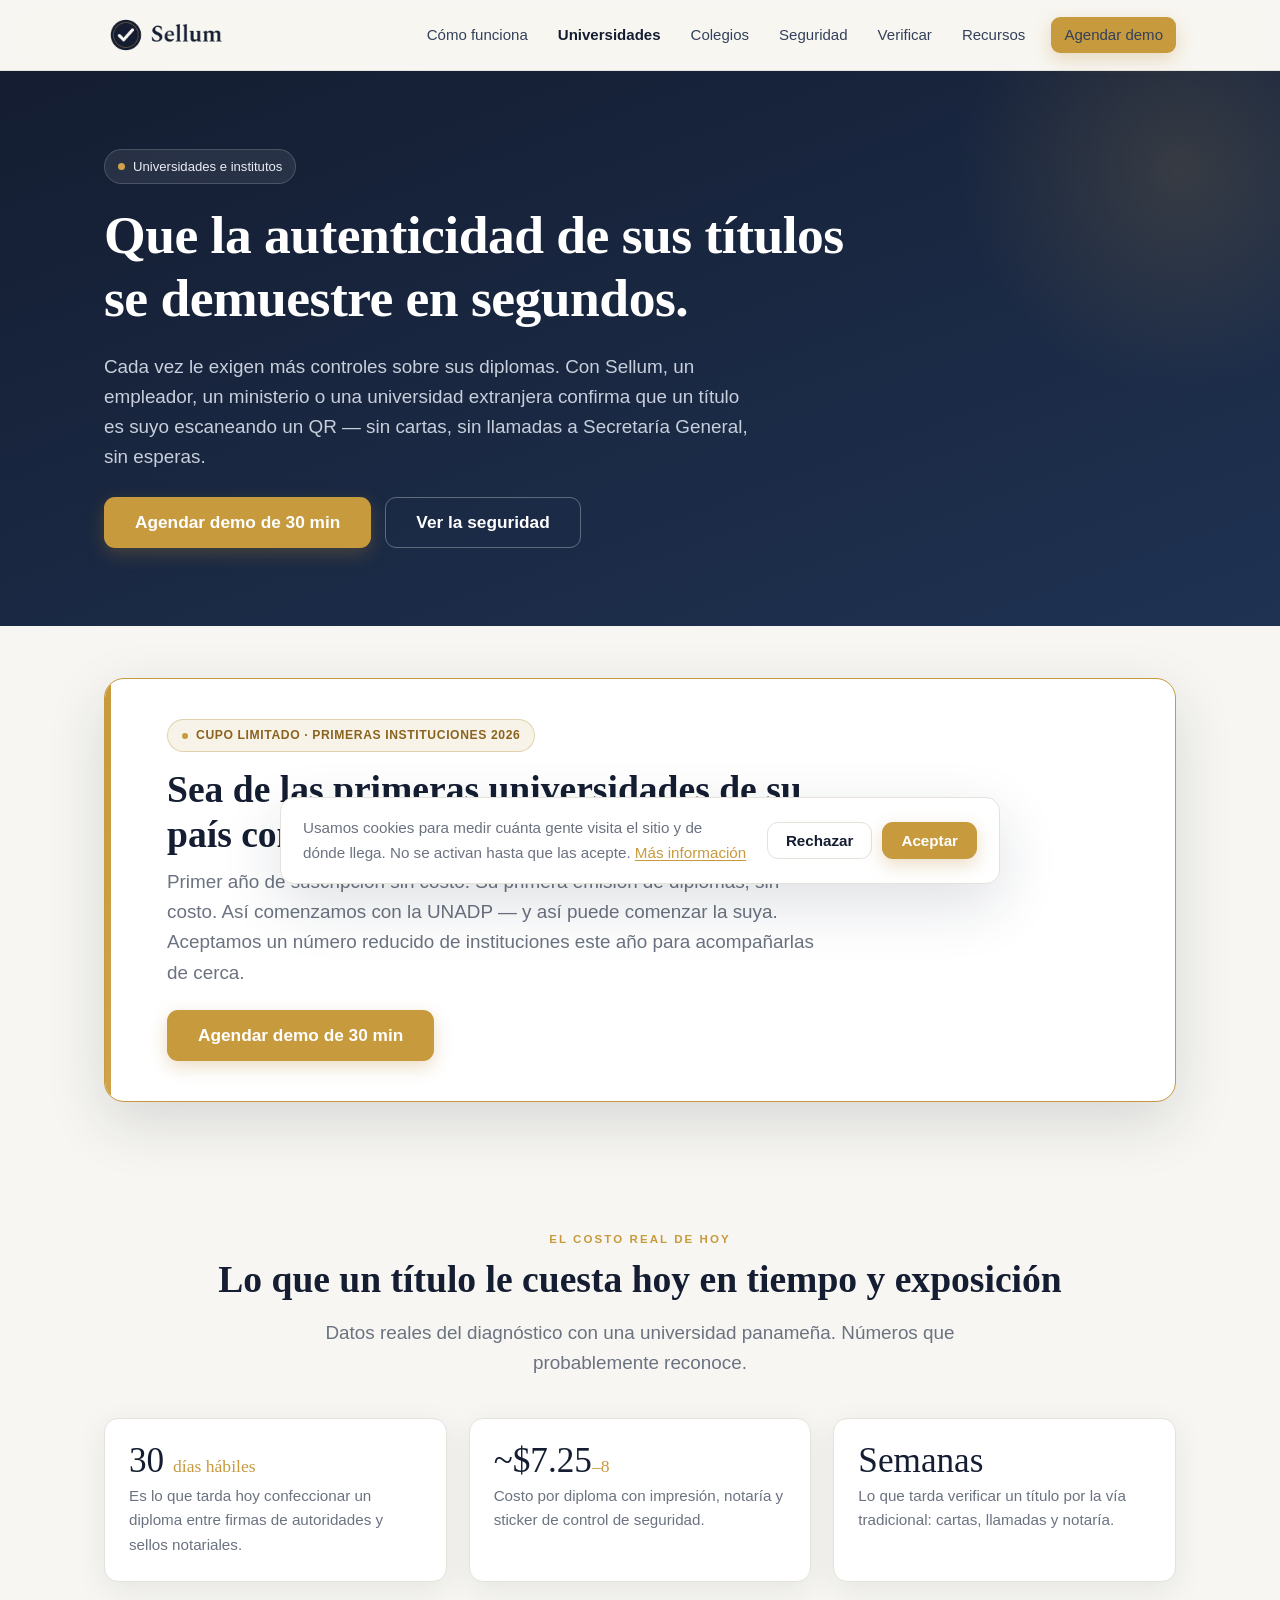
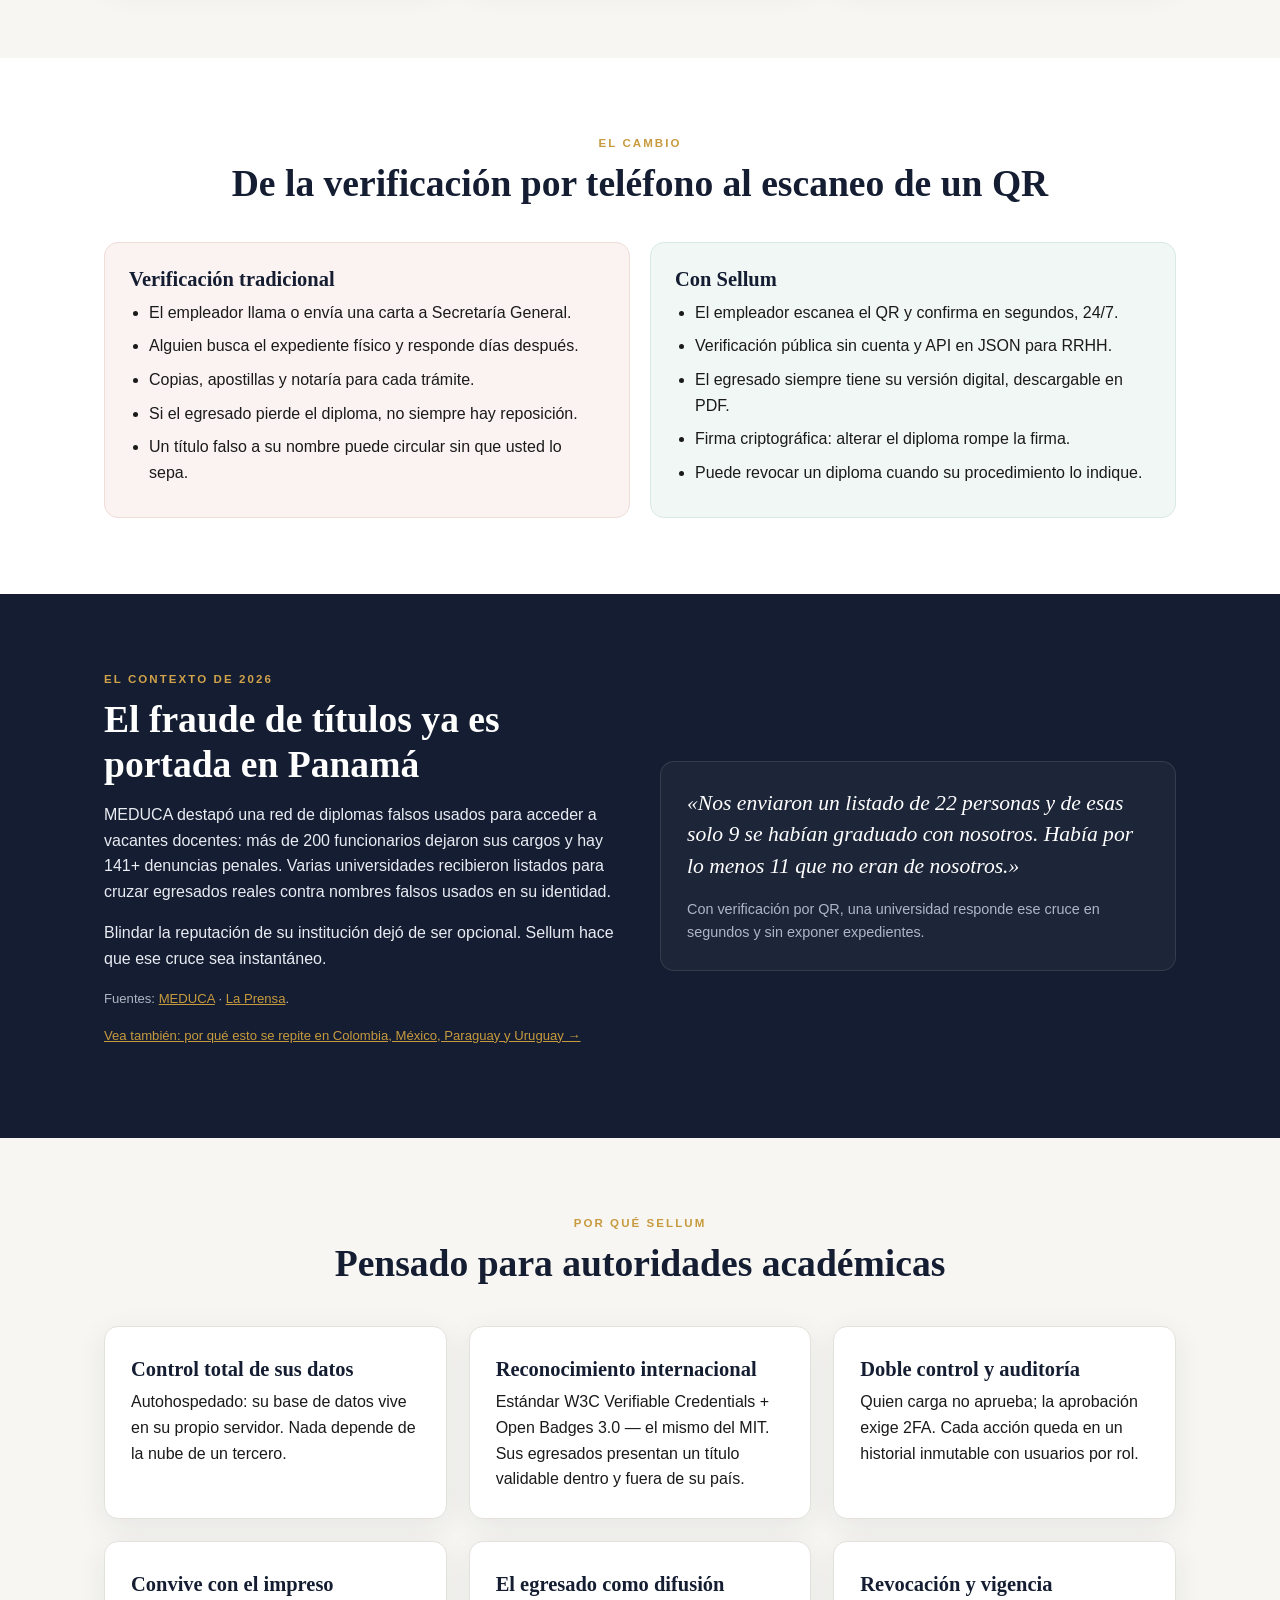
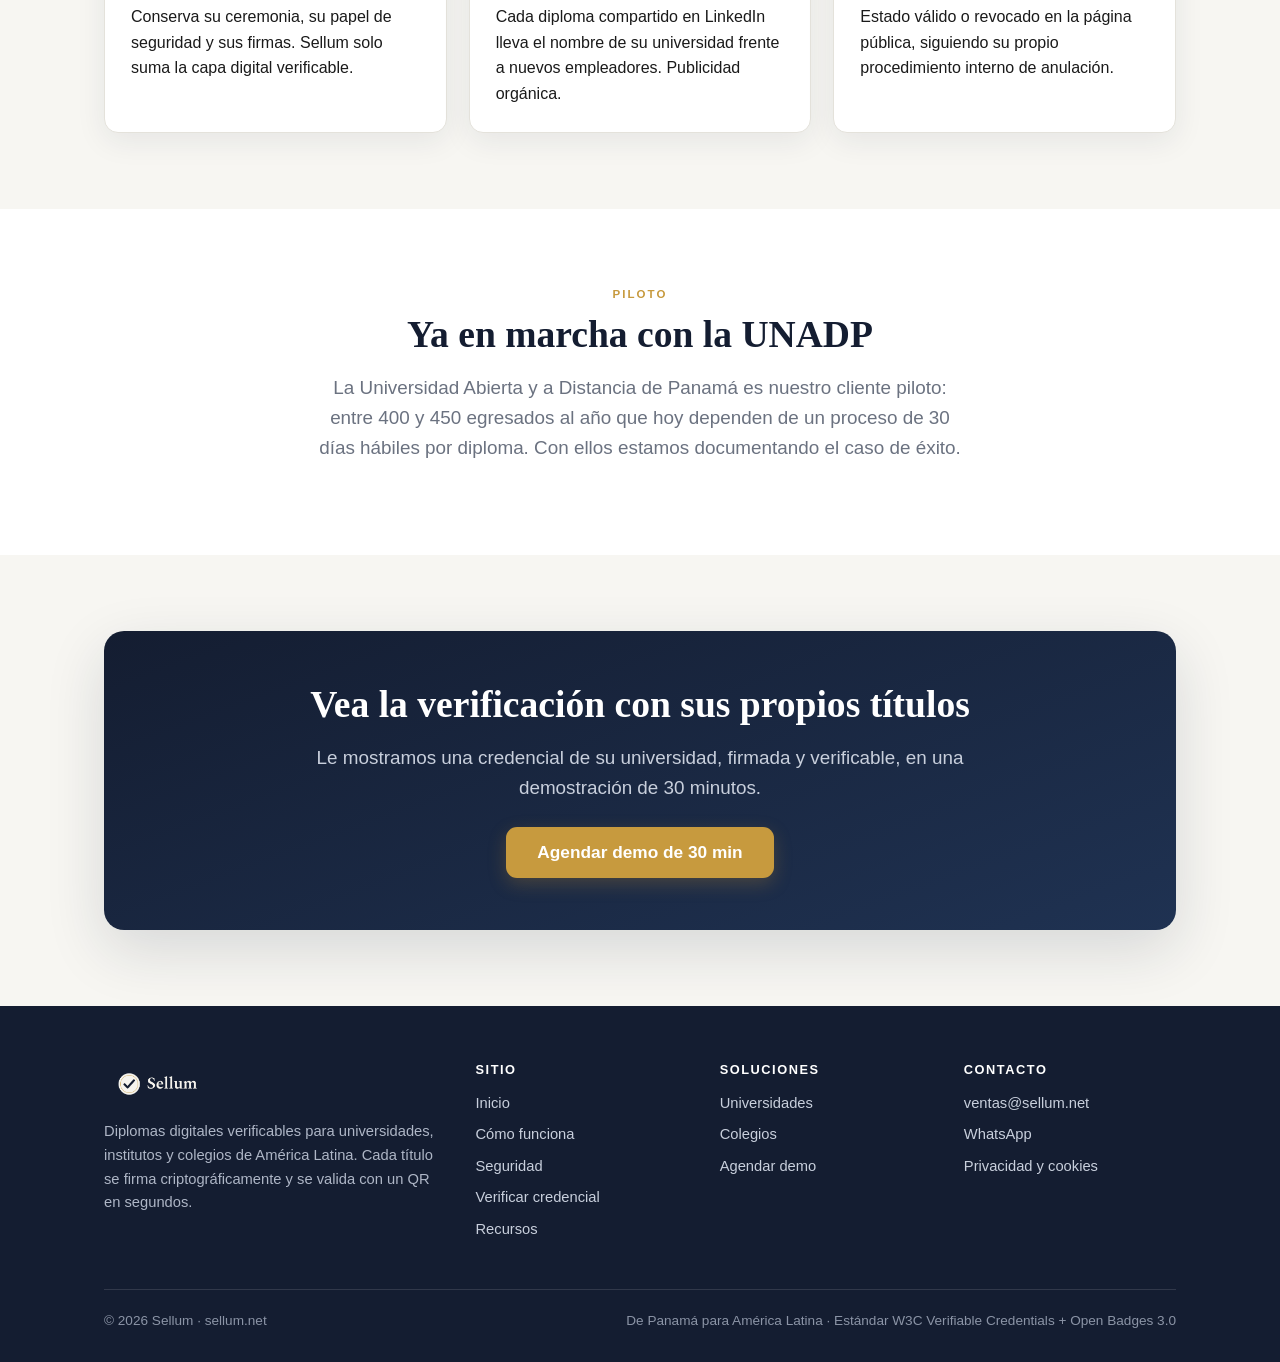
<file: universidades.html>
<!doctype html>
<html lang="es">
<head>
<meta charset="utf-8">
<meta name="viewport" content="width=device-width, initial-scale=1">
<title>Sellum para universidades e institutos — Verificación antifraude de títulos</title>
<meta name="description" content="Blinde la reputación de sus títulos. Con Sellum, un empleador verifica un diploma de su universidad escaneando un QR en segundos. Firma criptográfica, autohospedado y control total de sus datos.">
<link rel="canonical" href="https://sellum.net/universidades">
<meta property="og:type" content="website">
<meta property="og:locale" content="es_LA">
<meta property="og:site_name" content="Sellum">
<meta property="og:title" content="Sellum para universidades — Verificación antifraude en segundos">
<meta property="og:description" content="Que un empleador o un ministerio confirme un título de su universidad con un QR, sin pasar por Secretaría General.">
<meta property="og:url" content="https://sellum.net/universidades">
<meta property="og:image" content="https://sellum.net/assets/og-image.jpg">
<meta name="twitter:card" content="summary_large_image">
<meta name="twitter:image" content="https://sellum.net/assets/og-image.jpg">
<link rel="icon" href="assets/favicon.svg" type="image/svg+xml">
<link rel="apple-touch-icon" href="assets/favicon.svg">
<link rel="stylesheet" href="assets/site.css">
<script type="application/ld+json">
{"@context":"https://schema.org","@type":"Organization","name":"Sellum","url":"https://sellum.net","logo":"https://sellum.net/assets/sellum-logo-color.png","areaServed":"América Latina"}
</script>
<!-- Consentimiento de cookies: decide si se carga Google Tag Manager. Ver assets/cookies.js -->
<script src="assets/cookies.js"></script>
</head>
<body>
<a class="skip-link" href="#main">Saltar al contenido</a>

<header class="site-header">
  <div class="wrap nav">
    <a class="nav__logo" href="/" aria-label="Sellum — Inicio"><img src="assets/sellum-logo-color.png" alt="Sellum" width="150" height="53"></a>
    <button class="nav__toggle" type="button" aria-label="Abrir menú" aria-controls="nav-links" aria-expanded="false"><span></span></button>
    <nav class="nav__links" id="nav-links" aria-label="Navegación principal">
      <a href="producto">Cómo funciona</a>
      <a href="universidades" class="is-active">Universidades</a>
      <a href="colegios">Colegios</a>
      <a href="seguridad">Seguridad</a>
      <a href="verificar">Verificar</a>
      <a href="recursos/">Recursos</a>
      <span class="nav__cta"><a class="btn btn--gold" href="contacto">Agendar demo</a></span>
    </nav>
  </div>
</header>

<main id="main">

  <section class="hero">
    <div class="wrap">
      <div class="maxw">
        <span class="eyebrow-chip"><span class="dot"></span> Universidades e institutos</span>
        <h1>Que la autenticidad de sus títulos se demuestre en segundos.</h1>
        <p class="lead">Cada vez le exigen más controles sobre sus diplomas. Con Sellum, un empleador, un ministerio o una universidad extranjera confirma que un título es suyo escaneando un QR — sin cartas, sin llamadas a Secretaría General, sin esperas.</p>
        <div class="btn-row" style="margin-top:24px">
          <a class="btn btn--gold btn--lg" href="contacto">Agendar demo de 30 min</a>
          <a class="btn btn--ghost btn--lg" style="color:#fff;border-color:rgba(255,255,255,.3)" href="seguridad">Ver la seguridad</a>
        </div>
      </div>
    </div>
  </section>

  <!-- OFERTA PRIMERAS INSTITUCIONES -->
  <section class="section section--paper section--tight">
    <div class="wrap">
      <div class="offer-band">
        <div class="offer-band__inner">
          <span class="offer-chip"><span class="dot"></span> Cupo limitado · Primeras instituciones 2026</span>
          <h2>Sea de las primeras universidades de su país con diplomas verificables</h2>
          <p class="lead">Primer año de suscripción sin costo. Su primera emisión de diplomas, sin costo. Así comenzamos con la UNADP — y así puede comenzar la suya. Aceptamos un número reducido de instituciones este año para acompañarlas de cerca.</p>
          <a class="btn btn--gold btn--lg" href="contacto">Agendar demo de 30 min</a>
        </div>
      </div>
    </div>
  </section>

  <!-- DOLORES REALES -->
  <section class="section section--paper">
    <div class="wrap">
      <div class="center" style="margin-bottom:40px">
        <p class="kick">El costo real de hoy</p>
        <h2>Lo que un título le cuesta hoy en tiempo y exposición</h2>
        <p class="lead center">Datos reales del diagnóstico con una universidad panameña. Números que probablemente reconoce.</p>
      </div>
      <div class="grid grid-3">
        <div class="stat">
          <div class="big">30 <span class="u">días hábiles</span></div>
          <p>Es lo que tarda hoy confeccionar un diploma entre firmas de autoridades y sellos notariales.</p>
        </div>
        <div class="stat">
          <div class="big">~$7.25<span class="u">–8</span></div>
          <p>Costo por diploma con impresión, notaría y sticker de control de seguridad.</p>
        </div>
        <div class="stat">
          <div class="big">Semanas</div>
          <p>Lo que tarda verificar un título por la vía tradicional: cartas, llamadas y notaría.</p>
        </div>
      </div>
    </div>
  </section>

  <!-- ANTES / DESPUÉS -->
  <section class="section section--white">
    <div class="wrap">
      <div class="center" style="margin-bottom:36px">
        <p class="kick">El cambio</p>
        <h2>De la verificación por teléfono al escaneo de un QR</h2>
      </div>
      <div class="ba">
        <div class="ba__col ba__col--old">
          <h3>Verificación tradicional</h3>
          <ul>
            <li>El empleador llama o envía una carta a Secretaría General.</li>
            <li>Alguien busca el expediente físico y responde días después.</li>
            <li>Copias, apostillas y notaría para cada trámite.</li>
            <li>Si el egresado pierde el diploma, no siempre hay reposición.</li>
            <li>Un título falso a su nombre puede circular sin que usted lo sepa.</li>
          </ul>
        </div>
        <div class="ba__col ba__col--new">
          <h3>Con Sellum</h3>
          <ul>
            <li>El empleador escanea el QR y confirma en segundos, 24/7.</li>
            <li>Verificación pública sin cuenta y API en JSON para RRHH.</li>
            <li>El egresado siempre tiene su versión digital, descargable en PDF.</li>
            <li>Firma criptográfica: alterar el diploma rompe la firma.</li>
            <li>Puede revocar un diploma cuando su procedimiento lo indique.</li>
          </ul>
        </div>
      </div>
    </div>
  </section>

  <!-- CONTEXTO MEDUCA -->
  <section class="section section--navy">
    <div class="wrap">
      <div class="grid grid-2" style="align-items:center;gap:40px">
        <div>
          <p class="kick">El contexto de 2026</p>
          <h2>El fraude de títulos ya es portada en Panamá</h2>
          <p>MEDUCA destapó una red de diplomas falsos usados para acceder a vacantes docentes: más de 200 funcionarios dejaron sus cargos y hay 141+ denuncias penales. Varias universidades recibieron listados para cruzar egresados reales contra nombres falsos usados en su identidad.</p>
          <p>Blindar la reputación de su institución dejó de ser opcional. Sellum hace que ese cruce sea instantáneo.</p>
          <p class="source-note" style="color:#aeb6c6">Fuentes: <a href="https://www.meduca.gob.pa/tras-denuncias-por-presuntos-diplomas-falsos-y-red-de-corrupcion-se-registran-renuncias-y-abandono-de-cargos-por-funcionarios-y-docentes/" target="_blank" rel="noopener">MEDUCA</a> · <a href="https://www.prensa.com/sociedad/meduca-destapa-red-de-diplomas-falsos-hay-141-denuncias-en-el-ministerio-publico/" target="_blank" rel="noopener">La Prensa</a>.</p>
          <p class="source-note" style="color:#aeb6c6"><a href="recursos/fraude-de-diplomas-en-america-latina">Vea también: por qué esto se repite en Colombia, México, Paraguay y Uruguay →</a></p>
        </div>
        <div class="card">
          <p class="quote">«Nos enviaron un listado de 22 personas y de esas solo 9 se habían graduado con nosotros. Había por lo menos 11 que no eran de nosotros.»</p>
          <p style="margin-bottom:0;color:#aeb6c6;font-size:.9rem">Con verificación por QR, una universidad responde ese cruce en segundos y sin exponer expedientes.</p>
        </div>
      </div>
    </div>
  </section>

  <!-- BENEFICIOS CLAVE -->
  <section class="section section--paper">
    <div class="wrap">
      <div class="center" style="margin-bottom:40px">
        <p class="kick">Por qué Sellum</p>
        <h2>Pensado para autoridades académicas</h2>
      </div>
      <div class="grid grid-3">
        <div class="card"><h3>Control total de sus datos</h3><p>Autohospedado: su base de datos vive en su propio servidor. Nada depende de la nube de un tercero.</p></div>
        <div class="card"><h3>Reconocimiento internacional</h3><p>Estándar W3C Verifiable Credentials + Open Badges 3.0 — el mismo del MIT. Sus egresados presentan un título validable dentro y fuera de su país.</p></div>
        <div class="card"><h3>Doble control y auditoría</h3><p>Quien carga no aprueba; la aprobación exige 2FA. Cada acción queda en un historial inmutable con usuarios por rol.</p></div>
        <div class="card"><h3>Convive con el impreso</h3><p>Conserva su ceremonia, su papel de seguridad y sus firmas. Sellum solo suma la capa digital verificable.</p></div>
        <div class="card"><h3>El egresado como difusión</h3><p>Cada diploma compartido en LinkedIn lleva el nombre de su universidad frente a nuevos empleadores. Publicidad orgánica.</p></div>
        <div class="card"><h3>Revocación y vigencia</h3><p>Estado válido o revocado en la página pública, siguiendo su propio procedimiento interno de anulación.</p></div>
      </div>
    </div>
  </section>

  <!-- PILOTO -->
  <section class="section section--white">
    <div class="wrap center maxw">
      <p class="kick">Piloto</p>
      <h2>Ya en marcha con la UNADP</h2>
      <p class="lead center">La Universidad Abierta y a Distancia de Panamá es nuestro cliente piloto: entre 400 y 450 egresados al año que hoy dependen de un proceso de 30 días hábiles por diploma. Con ellos estamos documentando el caso de éxito.</p>
    </div>
  </section>

  <section class="section section--paper">
    <div class="wrap">
      <div class="ctaband">
        <h2>Vea la verificación con sus propios títulos</h2>
        <p class="lead">Le mostramos una credencial de su universidad, firmada y verificable, en una demostración de 30 minutos.</p>
        <div class="btn-row" style="justify-content:center;margin-top:24px">
          <a class="btn btn--gold btn--lg" href="contacto">Agendar demo de 30 min</a>
        </div>
      </div>
    </div>
  </section>

</main>

<footer class="site-footer">
  <div class="wrap">
    <div class="footer-grid">
      <div>
        <div class="footer-logo"><img src="assets/sellum-logo-reverse.png" alt="Sellum" width="129" height="53"></div>
        <p>Diplomas digitales verificables para universidades, institutos y colegios de América Latina. Cada título se firma criptográficamente y se valida con un QR en segundos.</p>
      </div>
      <div><h4>Sitio</h4><ul><li><a href="/">Inicio</a></li><li><a href="producto">Cómo funciona</a></li><li><a href="seguridad">Seguridad</a></li><li><a href="verificar">Verificar credencial</a></li><li><a href="recursos/">Recursos</a></li></ul></div>
      <div><h4>Soluciones</h4><ul><li><a href="universidades">Universidades</a></li><li><a href="colegios">Colegios</a></li><li><a href="contacto">Agendar demo</a></li></ul></div>
      <div><h4>Contacto</h4><ul><li><a href="mailto:ventas@sellum.net">ventas@sellum.net</a></li><li><a href="https://wa.me/50763304392" target="_blank" rel="noopener">WhatsApp</a></li><li><a href="/privacidad">Privacidad y cookies</a></li></ul></div>
    </div>
    <div class="footer-bottom">
      <span>© <span data-year>2026</span> Sellum · sellum.net</span>
      <span>De Panamá para América Latina · Estándar W3C Verifiable Credentials + Open Badges 3.0</span>
    </div>
  </div>
</footer>

<div class="sticky-cta">
  <a class="btn btn--gold" href="contacto">Agendar demo</a>
  <a class="btn btn--wa" href="https://wa.me/50763304392" target="_blank" rel="noopener">WhatsApp</a>
</div>

<script src="assets/site.js" defer></script>
</body>
</html>
</file>
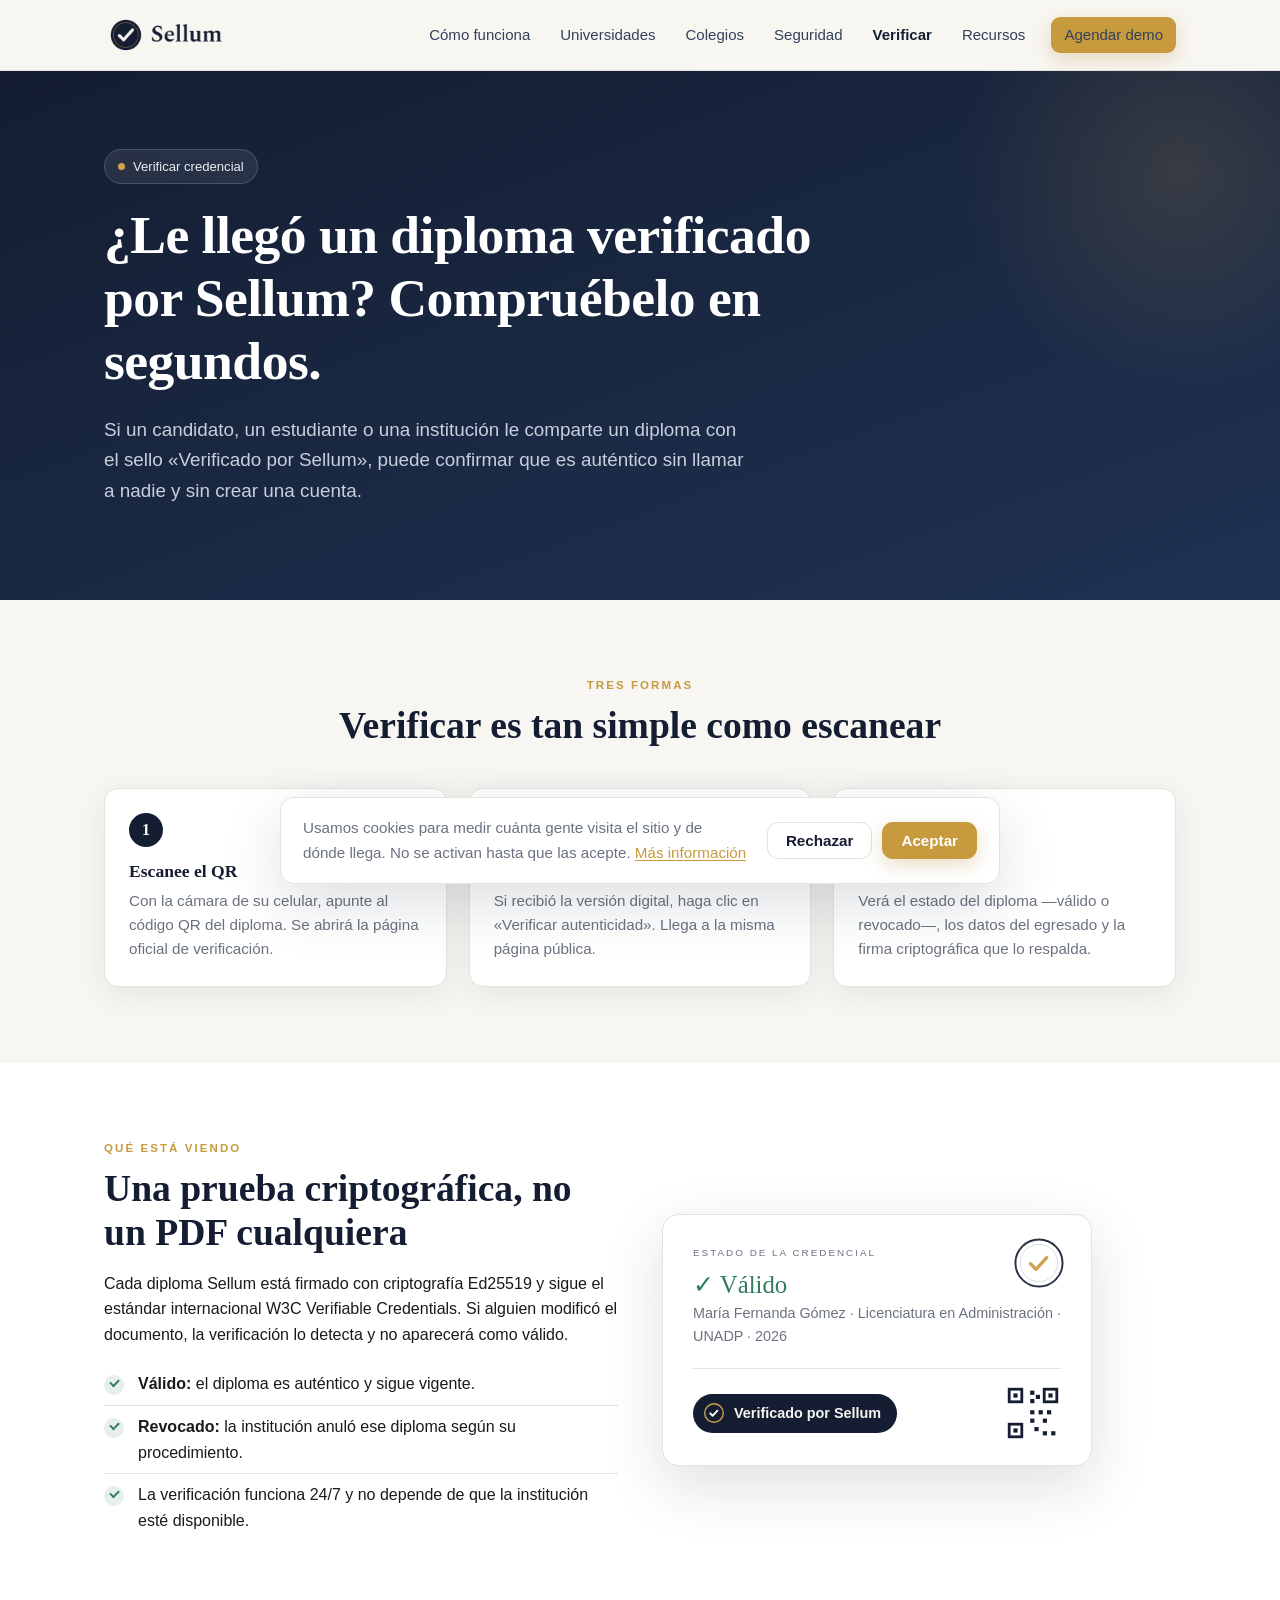
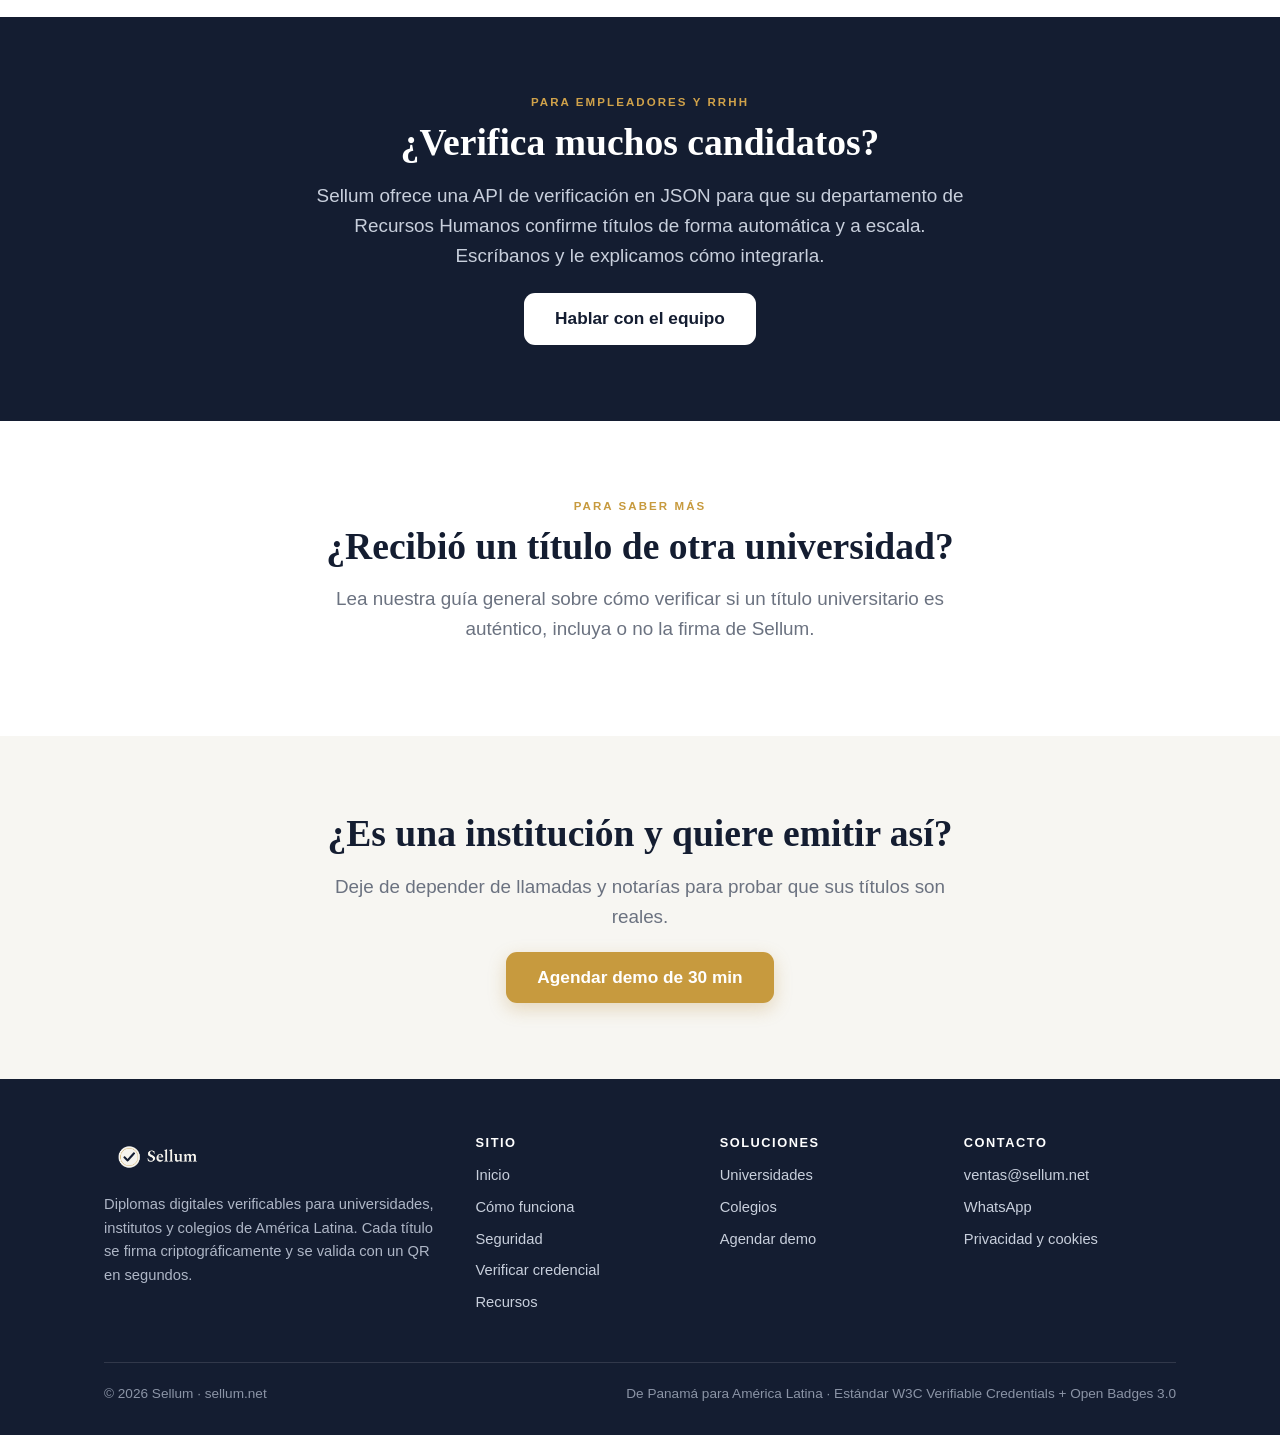
<file: verificar.html>
<!doctype html>
<html lang="es">
<head>
<meta charset="utf-8">
<meta name="viewport" content="width=device-width, initial-scale=1">
<title>Cómo verificar un diploma Sellum | Sellum</title>
<meta name="description" content="¿Recibió un diploma con el sello Verificado por Sellum? Aprenda a comprobar su autenticidad en segundos: escanee el QR o abra el enlace público. Sin crear cuenta.">
<link rel="canonical" href="https://sellum.net/verificar">
<meta property="og:type" content="website">
<meta property="og:locale" content="es_LA">
<meta property="og:site_name" content="Sellum">
<meta property="og:title" content="Cómo verificar un diploma Sellum">
<meta property="og:description" content="Escanee el QR o abra el enlace y confirme la autenticidad al instante. Sin crear cuenta.">
<meta property="og:url" content="https://sellum.net/verificar">
<meta property="og:image" content="https://sellum.net/assets/og-image.jpg">
<meta name="twitter:card" content="summary_large_image">
<meta name="twitter:image" content="https://sellum.net/assets/og-image.jpg">
<link rel="icon" href="assets/favicon.svg" type="image/svg+xml">
<link rel="apple-touch-icon" href="assets/favicon.svg">
<link rel="stylesheet" href="assets/site.css">
<script type="application/ld+json">
{"@context":"https://schema.org","@type":"Organization","name":"Sellum","url":"https://sellum.net","logo":"https://sellum.net/assets/sellum-logo-color.png","areaServed":"América Latina"}
</script>
<!-- Consentimiento de cookies: decide si se carga Google Tag Manager. Ver assets/cookies.js -->
<script src="assets/cookies.js"></script>
</head>
<body>
<a class="skip-link" href="#main">Saltar al contenido</a>

<header class="site-header">
  <div class="wrap nav">
    <a class="nav__logo" href="/" aria-label="Sellum — Inicio"><img src="assets/sellum-logo-color.png" alt="Sellum" width="150" height="53"></a>
    <button class="nav__toggle" type="button" aria-label="Abrir menú" aria-controls="nav-links" aria-expanded="false"><span></span></button>
    <nav class="nav__links" id="nav-links" aria-label="Navegación principal">
      <a href="producto">Cómo funciona</a>
      <a href="universidades">Universidades</a>
      <a href="colegios">Colegios</a>
      <a href="seguridad">Seguridad</a>
      <a href="verificar" class="is-active">Verificar</a>
      <a href="recursos/">Recursos</a>
      <span class="nav__cta"><a class="btn btn--gold" href="contacto">Agendar demo</a></span>
    </nav>
  </div>
</header>

<main id="main">

  <section class="hero">
    <div class="wrap">
      <div class="maxw">
        <span class="eyebrow-chip"><span class="dot"></span> Verificar credencial</span>
        <h1>¿Le llegó un diploma verificado por Sellum? Compruébelo en segundos.</h1>
        <p class="lead">Si un candidato, un estudiante o una institución le comparte un diploma con el sello «Verificado por Sellum», puede confirmar que es auténtico sin llamar a nadie y sin crear una cuenta.</p>
      </div>
    </div>
  </section>

  <!-- PASOS DE VERIFICACIÓN -->
  <section class="section section--paper">
    <div class="wrap">
      <div class="center" style="margin-bottom:40px">
        <p class="kick">Tres formas</p>
        <h2>Verificar es tan simple como escanear</h2>
      </div>
      <div class="grid grid-3">
        <div class="step">
          <div class="step__n">1</div>
          <h3>Escanee el QR</h3>
          <p>Con la cámara de su celular, apunte al código QR del diploma. Se abrirá la página oficial de verificación.</p>
        </div>
        <div class="step">
          <div class="step__n">2</div>
          <h3>O abra el enlace</h3>
          <p>Si recibió la versión digital, haga clic en «Verificar autenticidad». Llega a la misma página pública.</p>
        </div>
        <div class="step">
          <div class="step__n">3</div>
          <h3>Lea el resultado</h3>
          <p>Verá el estado del diploma —válido o revocado—, los datos del egresado y la firma criptográfica que lo respalda.</p>
        </div>
      </div>
    </div>
  </section>

  <!-- QUÉ SIGNIFICA -->
  <section class="section section--white">
    <div class="wrap">
      <div class="grid grid-2" style="align-items:center;gap:44px">
        <div>
          <p class="kick">Qué está viendo</p>
          <h2>Una prueba criptográfica, no un PDF cualquiera</h2>
          <p>Cada diploma Sellum está firmado con criptografía Ed25519 y sigue el estándar internacional W3C Verifiable Credentials. Si alguien modificó el documento, la verificación lo detecta y no aparecerá como válido.</p>
          <ul class="checklist">
            <li><strong>Válido:</strong> el diploma es auténtico y sigue vigente.</li>
            <li><strong>Revocado:</strong> la institución anuló ese diploma según su procedimiento.</li>
            <li>La verificación funciona 24/7 y no depende de que la institución esté disponible.</li>
          </ul>
        </div>
        <div>
          <div class="diploma" role="img" aria-label="Ejemplo de diploma con estado verificado y código QR">
            <svg class="diploma__seal" viewBox="0 0 64 64" aria-hidden="true"><circle cx="32" cy="32" r="29" fill="none" stroke="#141d31" stroke-width="2.4"/><circle cx="32" cy="32" r="23" fill="none" stroke="#141d3133" stroke-width="1"/><path d="M21.5 33 l6.8 6.8 l13.2 -14.4" fill="none" stroke="#c79a3e" stroke-width="4.2" stroke-linecap="round" stroke-linejoin="round"/></svg>
            <div class="k">Estado de la credencial</div>
            <div class="name serif" style="color:var(--ok)">✓ Válido</div>
            <div class="prog">María Fernanda Gómez · Licenciatura en Administración · UNADP · 2026</div>
            <div class="rule"></div>
            <div class="diploma__foot">
              <span class="verified-pill">
                <svg width="22" height="22" viewBox="0 0 64 64" aria-hidden="true"><circle cx="32" cy="32" r="27" fill="none" stroke="#d0a24a" stroke-width="4"/><path d="M21 33 l7 7 l14 -15" fill="none" stroke="#f7f6f2" stroke-width="5.5" stroke-linecap="round" stroke-linejoin="round"/></svg>
                Verificado por Sellum
              </span>
              <svg class="qr" viewBox="0 0 40 40" aria-hidden="true"><rect width="40" height="40" fill="#fff"/><g fill="#141d31"><rect x="2" y="2" width="11" height="11"/><rect x="4" y="4" width="7" height="7" fill="#fff"/><rect x="6" y="6" width="3" height="3"/><rect x="27" y="2" width="11" height="11"/><rect x="29" y="4" width="7" height="7" fill="#fff"/><rect x="31" y="6" width="3" height="3"/><rect x="2" y="27" width="11" height="11"/><rect x="4" y="29" width="7" height="7" fill="#fff"/><rect x="6" y="31" width="3" height="3"/><rect x="18" y="4" width="3" height="3"/><rect x="18" y="10" width="3" height="3"/><rect x="22" y="7" width="3" height="3"/><rect x="18" y="18" width="3" height="3"/><rect x="24" y="18" width="3" height="3"/><rect x="30" y="18" width="3" height="3"/><rect x="18" y="24" width="3" height="3"/><rect x="27" y="24" width="3" height="3"/><rect x="21" y="30" width="3" height="3"/><rect x="27" y="33" width="3" height="3"/><rect x="33" y="33" width="3" height="3"/></g></svg>
            </div>
          </div>
        </div>
      </div>
    </div>
  </section>

  <!-- PARA RRHH -->
  <section class="section section--navy">
    <div class="wrap center maxw">
      <p class="kick">Para empleadores y RRHH</p>
      <h2>¿Verifica muchos candidatos?</h2>
      <p class="lead center" style="color:#c8cfdc">Sellum ofrece una API de verificación en JSON para que su departamento de Recursos Humanos confirme títulos de forma automática y a escala. Escríbanos y le explicamos cómo integrarla.</p>
      <div class="btn-row" style="justify-content:center;margin-top:22px">
        <a class="btn btn--onnavy btn--lg" href="contacto">Hablar con el equipo</a>
      </div>
    </div>
  </section>

  <section class="section section--white">
    <div class="wrap center maxw">
      <p class="kick">Para saber más</p>
      <h2>¿Recibió un título de otra universidad?</h2>
      <p class="lead center">Lea nuestra guía general sobre <a href="recursos/como-verificar-titulo-universitario-autentico">cómo verificar si un título universitario es auténtico</a>, incluya o no la firma de Sellum.</p>
    </div>
  </section>

  <section class="section section--paper">
    <div class="wrap center maxw">
      <h2>¿Es una institución y quiere emitir así?</h2>
      <p class="lead center">Deje de depender de llamadas y notarías para probar que sus títulos son reales.</p>
      <div class="btn-row" style="justify-content:center;margin-top:20px">
        <a class="btn btn--gold btn--lg" href="contacto">Agendar demo de 30 min</a>
      </div>
    </div>
  </section>

</main>

<footer class="site-footer">
  <div class="wrap">
    <div class="footer-grid">
      <div>
        <div class="footer-logo"><img src="assets/sellum-logo-reverse.png" alt="Sellum" width="129" height="53"></div>
        <p>Diplomas digitales verificables para universidades, institutos y colegios de América Latina. Cada título se firma criptográficamente y se valida con un QR en segundos.</p>
      </div>
      <div><h4>Sitio</h4><ul><li><a href="/">Inicio</a></li><li><a href="producto">Cómo funciona</a></li><li><a href="seguridad">Seguridad</a></li><li><a href="verificar">Verificar credencial</a></li><li><a href="recursos/">Recursos</a></li></ul></div>
      <div><h4>Soluciones</h4><ul><li><a href="universidades">Universidades</a></li><li><a href="colegios">Colegios</a></li><li><a href="contacto">Agendar demo</a></li></ul></div>
      <div><h4>Contacto</h4><ul><li><a href="mailto:ventas@sellum.net">ventas@sellum.net</a></li><li><a href="https://wa.me/50763304392" target="_blank" rel="noopener">WhatsApp</a></li><li><a href="/privacidad">Privacidad y cookies</a></li></ul></div>
    </div>
    <div class="footer-bottom">
      <span>© <span data-year>2026</span> Sellum · sellum.net</span>
      <span>De Panamá para América Latina · Estándar W3C Verifiable Credentials + Open Badges 3.0</span>
    </div>
  </div>
</footer>

<div class="sticky-cta">
  <a class="btn btn--gold" href="contacto">Agendar demo</a>
  <a class="btn btn--wa" href="https://wa.me/50763304392" target="_blank" rel="noopener">WhatsApp</a>
</div>

<script src="assets/site.js" defer></script>
</body>
</html>
</file>
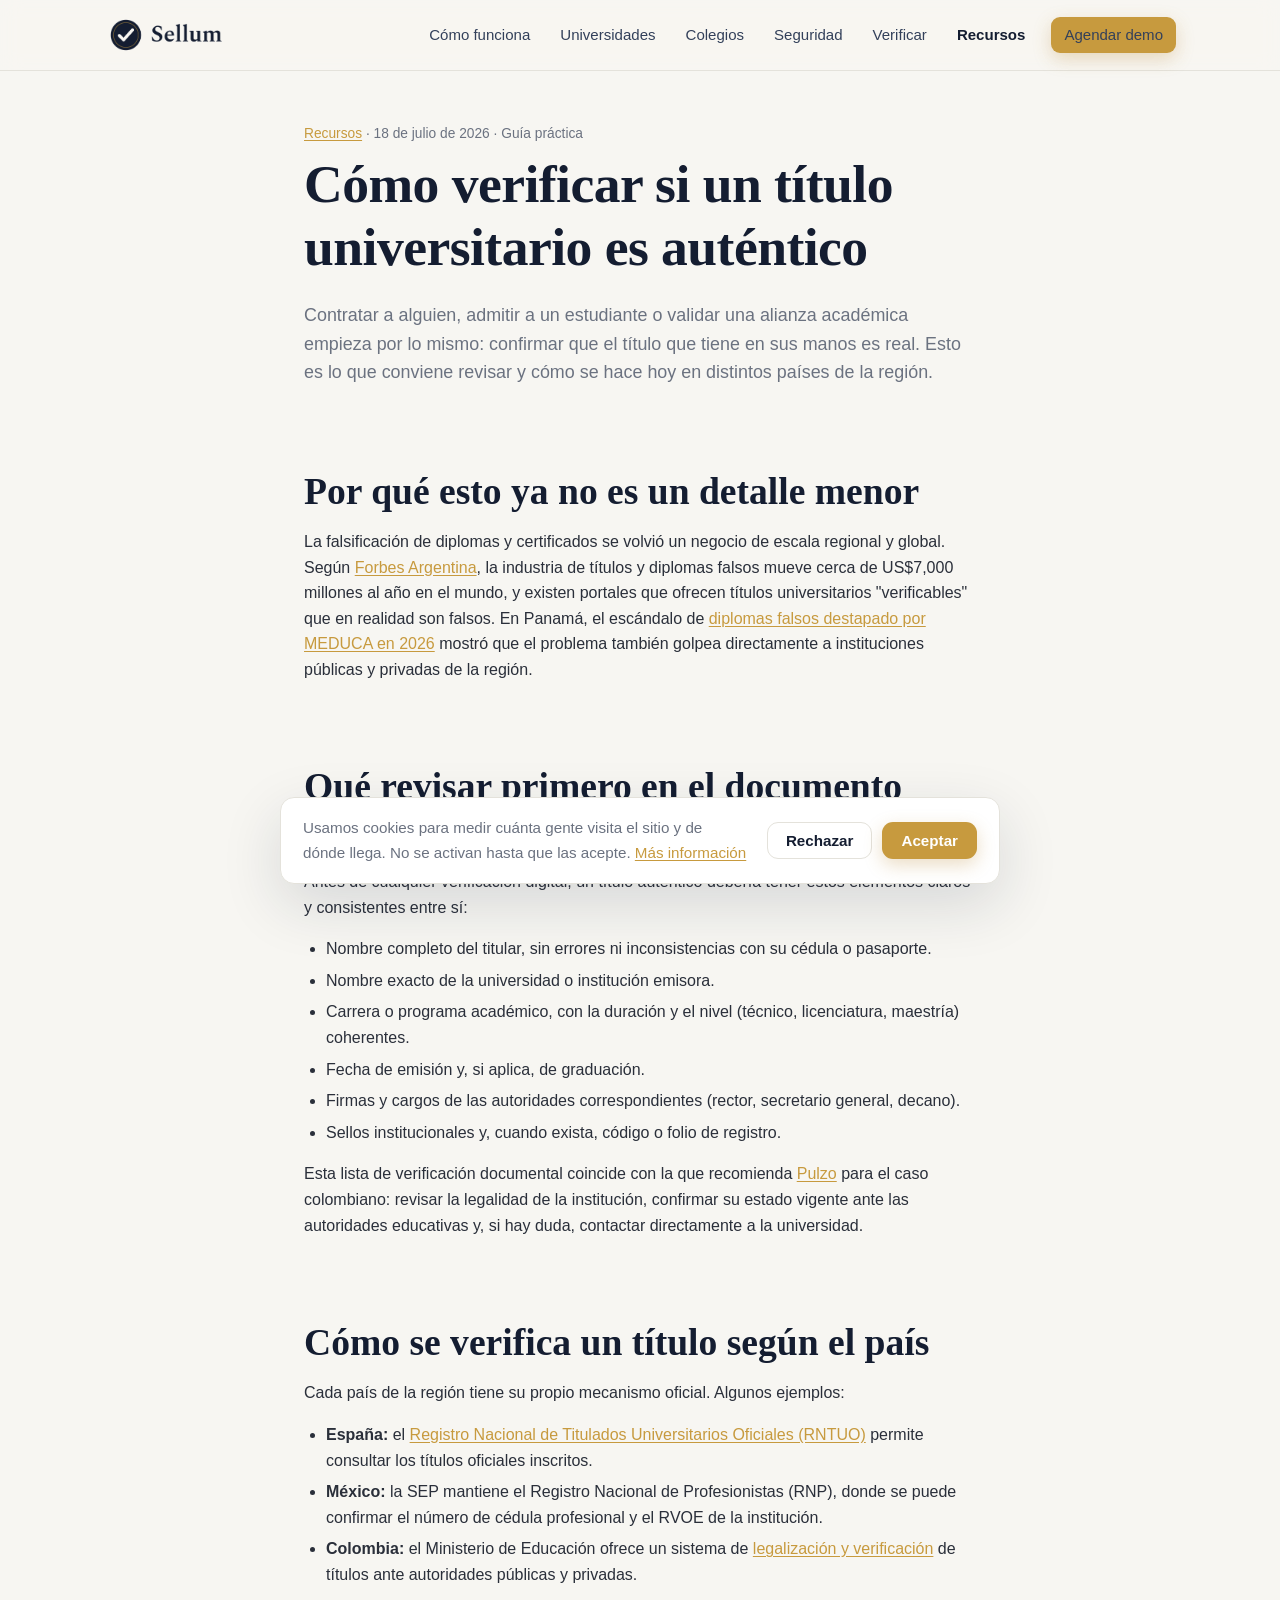
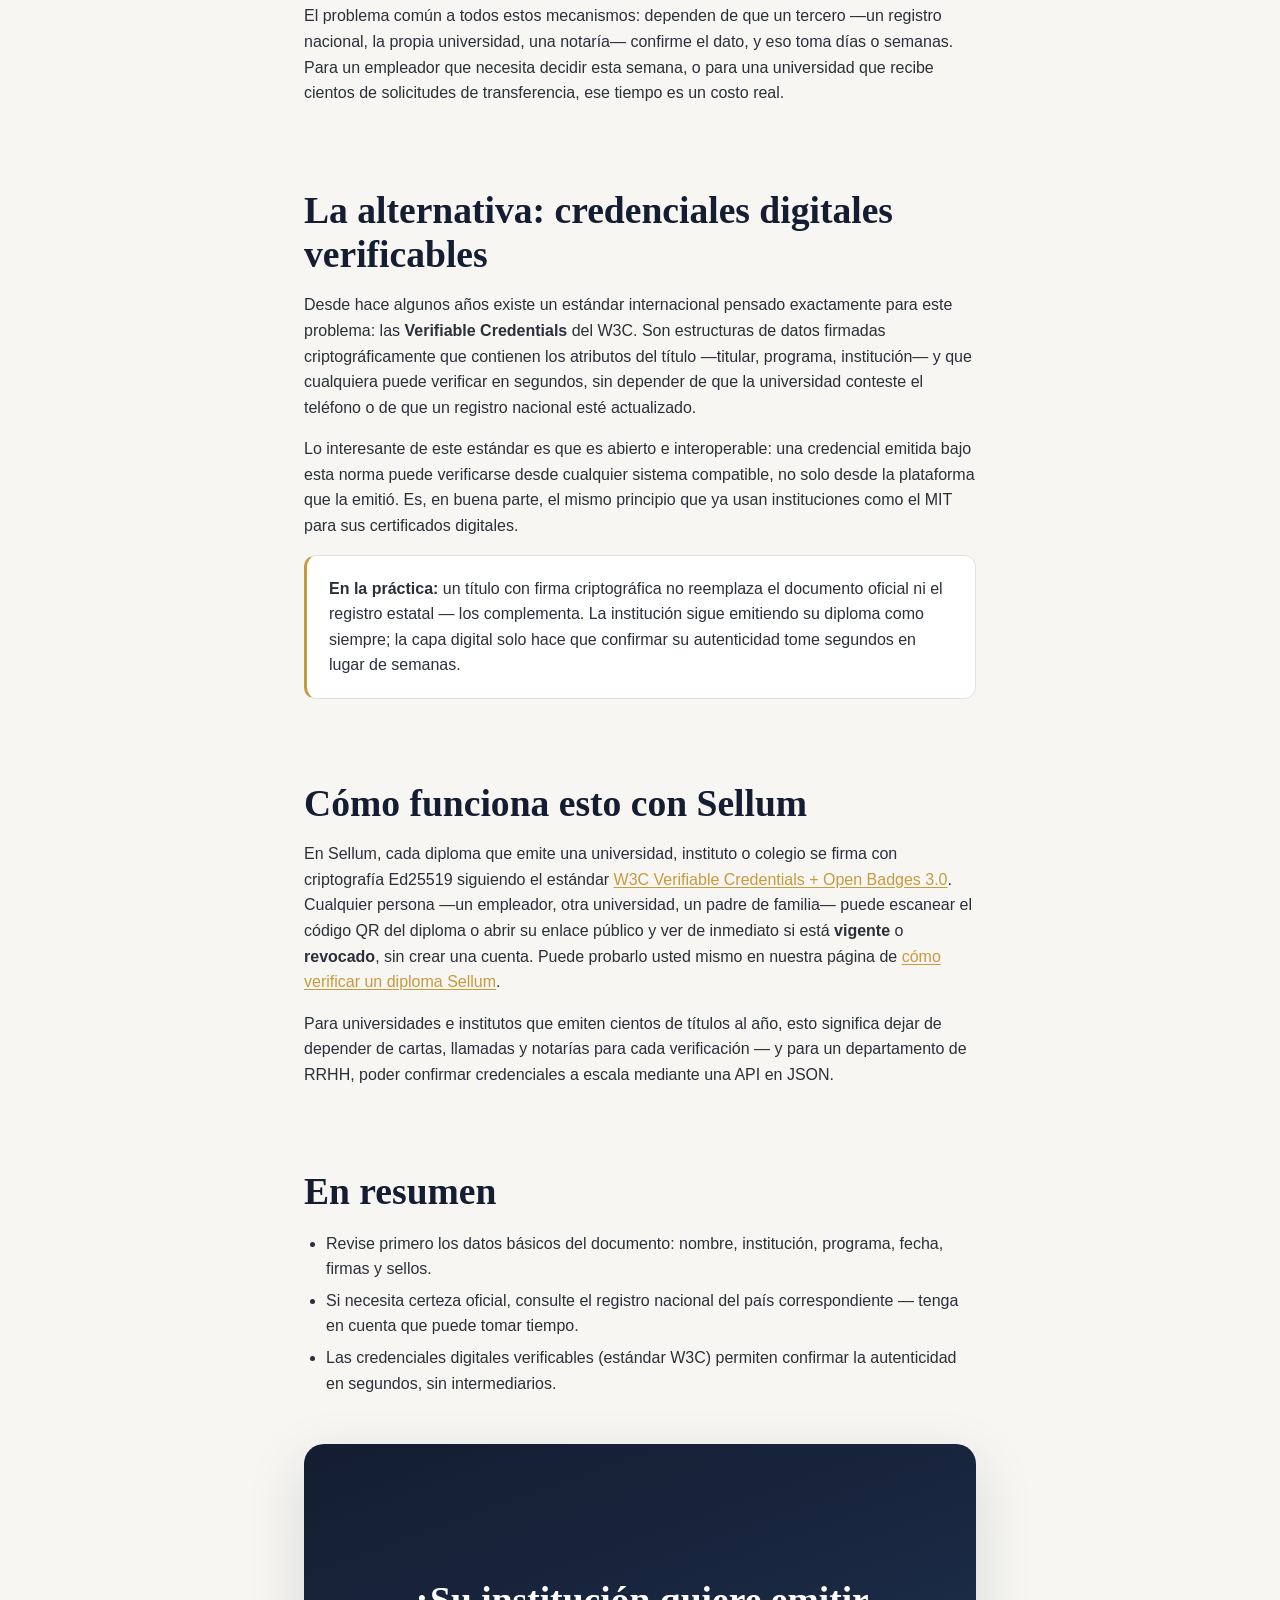
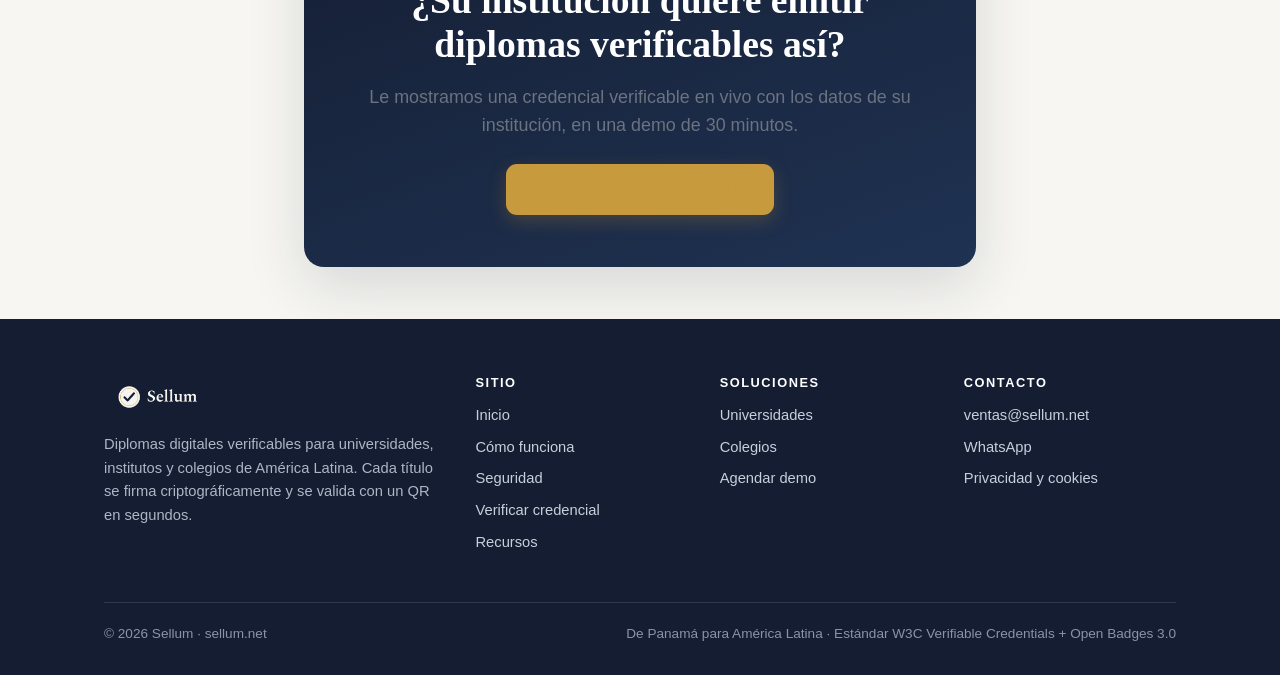
<file: recursos/como-verificar-titulo-universitario-autentico.html>
<!doctype html>
<html lang="es">
<head>
<meta charset="utf-8">
<meta name="viewport" content="width=device-width, initial-scale=1">
<title>Cómo verificar si un título universitario es auténtico | Sellum</title>
<meta name="description" content="Guía práctica para verificar la autenticidad de un título universitario: qué revisar en el documento, cómo se hace en distintos países de América Latina y qué cambia con las credenciales digitales.">
<link rel="canonical" href="https://sellum.net/recursos/como-verificar-titulo-universitario-autentico">
<meta property="og:type" content="article">
<meta property="og:locale" content="es_LA">
<meta property="og:site_name" content="Sellum">
<meta property="og:title" content="Cómo verificar si un título universitario es auténtico">
<meta property="og:description" content="Qué revisar en el documento, cómo se verifica en distintos países de la región y qué cambia con las credenciales digitales verificables.">
<meta property="og:url" content="https://sellum.net/recursos/como-verificar-titulo-universitario-autentico">
<meta property="og:image" content="https://sellum.net/assets/og-image.jpg">
<meta name="twitter:card" content="summary_large_image">
<meta name="twitter:image" content="https://sellum.net/assets/og-image.jpg">
<link rel="icon" href="../assets/favicon.svg" type="image/svg+xml">
<link rel="apple-touch-icon" href="../assets/favicon.svg">
<link rel="stylesheet" href="../assets/site.css">
<script type="application/ld+json">
{"@context":"https://schema.org","@type":"Organization","name":"Sellum","url":"https://sellum.net","logo":"https://sellum.net/assets/sellum-logo-color.png","areaServed":"América Latina"}
</script>
<script type="application/ld+json">
{"@context":"https://schema.org","@type":"Article",
"headline":"Cómo verificar si un título universitario es auténtico",
"description":"Guía práctica para verificar la autenticidad de un título universitario: qué revisar en el documento, cómo se hace en distintos países de América Latina y qué cambia con las credenciales digitales.",
"datePublished":"2026-07-18",
"dateModified":"2026-07-18",
"inLanguage":"es",
"image":"https://sellum.net/assets/og-image.jpg",
"mainEntityOfPage":"https://sellum.net/recursos/como-verificar-titulo-universitario-autentico",
"author":{"@type":"Organization","name":"Sellum","url":"https://sellum.net"},
"publisher":{"@type":"Organization","name":"Sellum","logo":{"@type":"ImageObject","url":"https://sellum.net/assets/sellum-logo-color.png"}}
}
</script>
<!-- Consentimiento de cookies: decide si se carga Google Tag Manager. Ver assets/cookies.js -->
<script src="../assets/cookies.js"></script>
</head>
<body>
<a class="skip-link" href="#main">Saltar al contenido</a>

<header class="site-header">
  <div class="wrap nav">
    <a class="nav__logo" href="/" aria-label="Sellum — Inicio"><img src="../assets/sellum-logo-color.png" alt="Sellum" width="150" height="53"></a>
    <button class="nav__toggle" type="button" aria-label="Abrir menú" aria-controls="nav-links" aria-expanded="false"><span></span></button>
    <nav class="nav__links" id="nav-links" aria-label="Navegación principal">
      <a href="../producto">Cómo funciona</a>
      <a href="../universidades">Universidades</a>
      <a href="../colegios">Colegios</a>
      <a href="../seguridad">Seguridad</a>
      <a href="../verificar">Verificar</a>
      <a href="/recursos/" class="is-active">Recursos</a>
      <span class="nav__cta"><a class="btn btn--gold" href="../contacto">Agendar demo</a></span>
    </nav>
  </div>
</header>

<main id="main">

  <section class="section section--tight section--paper">
    <div class="wrap article">
      <p class="meta"><a href="/recursos/">Recursos</a> · 18 de julio de 2026 · Guía práctica</p>
      <h1>Cómo verificar si un título universitario es auténtico</h1>
      <p class="lead">Contratar a alguien, admitir a un estudiante o validar una alianza académica empieza por lo mismo: confirmar que el título que tiene en sus manos es real. Esto es lo que conviene revisar y cómo se hace hoy en distintos países de la región.</p>

      <h2>Por qué esto ya no es un detalle menor</h2>
      <p>La falsificación de diplomas y certificados se volvió un negocio de escala regional y global. Según <a href="https://www.forbesargentina.com/daily-cover/la-industria-titulos-diplomas-truchos-negocio-global-us-7-mil-millones-n29804" target="_blank" rel="noopener">Forbes Argentina</a>, la industria de títulos y diplomas falsos mueve cerca de US$7,000 millones al año en el mundo, y existen portales que ofrecen títulos universitarios "verificables" que en realidad son falsos. En Panamá, el escándalo de <a href="/recursos/fraude-de-diplomas-en-america-latina">diplomas falsos destapado por MEDUCA en 2026</a> mostró que el problema también golpea directamente a instituciones públicas y privadas de la región.</p>

      <h2>Qué revisar primero en el documento físico</h2>
      <p>Antes de cualquier verificación digital, un título auténtico debería tener estos elementos claros y consistentes entre sí:</p>
      <ul>
        <li>Nombre completo del titular, sin errores ni inconsistencias con su cédula o pasaporte.</li>
        <li>Nombre exacto de la universidad o institución emisora.</li>
        <li>Carrera o programa académico, con la duración y el nivel (técnico, licenciatura, maestría) coherentes.</li>
        <li>Fecha de emisión y, si aplica, de graduación.</li>
        <li>Firmas y cargos de las autoridades correspondientes (rector, secretario general, decano).</li>
        <li>Sellos institucionales y, cuando exista, código o folio de registro.</li>
      </ul>
      <p>Esta lista de verificación documental coincide con la que recomienda <a href="https://www.pulzo.com/nacion/como-verificar-autenticidad-titulo-universitario-colombia-con-3-pasos-PP4419309" target="_blank" rel="noopener">Pulzo</a> para el caso colombiano: revisar la legalidad de la institución, confirmar su estado vigente ante las autoridades educativas y, si hay duda, contactar directamente a la universidad.</p>

      <h2>Cómo se verifica un título según el país</h2>
      <p>Cada país de la región tiene su propio mecanismo oficial. Algunos ejemplos:</p>
      <ul>
        <li><strong>España:</strong> el <a href="https://universidades.sede.gob.es/pagina/index/directorio/consulta_titulos" target="_blank" rel="noopener">Registro Nacional de Titulados Universitarios Oficiales (RNTUO)</a> permite consultar los títulos oficiales inscritos.</li>
        <li><strong>México:</strong> la SEP mantiene el Registro Nacional de Profesionistas (RNP), donde se puede confirmar el número de cédula profesional y el RVOE de la institución.</li>
        <li><strong>Colombia:</strong> el Ministerio de Educación ofrece un sistema de <a href="https://www.legalizaciones.mineducacion.gov.co/legalizacion/mis_tramite_fun.jsp" target="_blank" rel="noopener">legalización y verificación</a> de títulos ante autoridades públicas y privadas.</li>
      </ul>
      <p>El problema común a todos estos mecanismos: dependen de que un tercero —un registro nacional, la propia universidad, una notaría— confirme el dato, y eso toma días o semanas. Para un empleador que necesita decidir esta semana, o para una universidad que recibe cientos de solicitudes de transferencia, ese tiempo es un costo real.</p>

      <h2>La alternativa: credenciales digitales verificables</h2>
      <p>Desde hace algunos años existe un estándar internacional pensado exactamente para este problema: las <strong>Verifiable Credentials</strong> del W3C. Son estructuras de datos firmadas criptográficamente que contienen los atributos del título —titular, programa, institución— y que cualquiera puede verificar en segundos, sin depender de que la universidad conteste el teléfono o de que un registro nacional esté actualizado.</p>
      <p>Lo interesante de este estándar es que es abierto e interoperable: una credencial emitida bajo esta norma puede verificarse desde cualquier sistema compatible, no solo desde la plataforma que la emitió. Es, en buena parte, el mismo principio que ya usan instituciones como el MIT para sus certificados digitales.</p>

      <div class="note">
        <p><strong>En la práctica:</strong> un título con firma criptográfica no reemplaza el documento oficial ni el registro estatal — los complementa. La institución sigue emitiendo su diploma como siempre; la capa digital solo hace que confirmar su autenticidad tome segundos en lugar de semanas.</p>
      </div>

      <h2>Cómo funciona esto con Sellum</h2>
      <p>En Sellum, cada diploma que emite una universidad, instituto o colegio se firma con criptografía Ed25519 siguiendo el estándar <a href="../seguridad">W3C Verifiable Credentials + Open Badges 3.0</a>. Cualquier persona —un empleador, otra universidad, un padre de familia— puede escanear el código QR del diploma o abrir su enlace público y ver de inmediato si está <strong>vigente</strong> o <strong>revocado</strong>, sin crear una cuenta. Puede probarlo usted mismo en nuestra página de <a href="../verificar">cómo verificar un diploma Sellum</a>.</p>
      <p>Para universidades e institutos que emiten cientos de títulos al año, esto significa dejar de depender de cartas, llamadas y notarías para cada verificación — y para un departamento de RRHH, poder confirmar credenciales a escala mediante una API en JSON.</p>

      <h2>En resumen</h2>
      <ul>
        <li>Revise primero los datos básicos del documento: nombre, institución, programa, fecha, firmas y sellos.</li>
        <li>Si necesita certeza oficial, consulte el registro nacional del país correspondiente — tenga en cuenta que puede tomar tiempo.</li>
        <li>Las credenciales digitales verificables (estándar W3C) permiten confirmar la autenticidad en segundos, sin intermediarios.</li>
      </ul>

      <div class="ctaband" style="margin-top:48px">
        <h2>¿Su institución quiere emitir diplomas verificables así?</h2>
        <p class="lead">Le mostramos una credencial verificable en vivo con los datos de su institución, en una demo de 30 minutos.</p>
        <div class="btn-row" style="justify-content:center;margin-top:24px">
          <a class="btn btn--gold btn--lg" href="../contacto">Agendar demo de 30 min</a>
        </div>
      </div>
    </div>
  </section>

</main>

<footer class="site-footer">
  <div class="wrap">
    <div class="footer-grid">
      <div>
        <div class="footer-logo"><img src="../assets/sellum-logo-reverse.png" alt="Sellum" width="129" height="53"></div>
        <p>Diplomas digitales verificables para universidades, institutos y colegios de América Latina. Cada título se firma criptográficamente y se valida con un QR en segundos.</p>
      </div>
      <div><h4>Sitio</h4><ul><li><a href="/">Inicio</a></li><li><a href="../producto">Cómo funciona</a></li><li><a href="../seguridad">Seguridad</a></li><li><a href="../verificar">Verificar credencial</a></li><li><a href="/recursos/">Recursos</a></li></ul></div>
      <div><h4>Soluciones</h4><ul><li><a href="../universidades">Universidades</a></li><li><a href="../colegios">Colegios</a></li><li><a href="../contacto">Agendar demo</a></li></ul></div>
      <div><h4>Contacto</h4><ul><li><a href="mailto:ventas@sellum.net">ventas@sellum.net</a></li><li><a href="https://wa.me/50763304392" target="_blank" rel="noopener">WhatsApp</a></li><li><a href="/privacidad">Privacidad y cookies</a></li></ul></div>
    </div>
    <div class="footer-bottom">
      <span>© <span data-year>2026</span> Sellum · sellum.net</span>
      <span>De Panamá para América Latina · Estándar W3C Verifiable Credentials + Open Badges 3.0</span>
    </div>
  </div>
</footer>

<div class="sticky-cta">
  <a class="btn btn--gold" href="../contacto">Agendar demo</a>
  <a class="btn btn--wa" href="https://wa.me/50763304392" target="_blank" rel="noopener">WhatsApp</a>
</div>

<script src="../assets/site.js" defer></script>
</body>
</html>
</file>
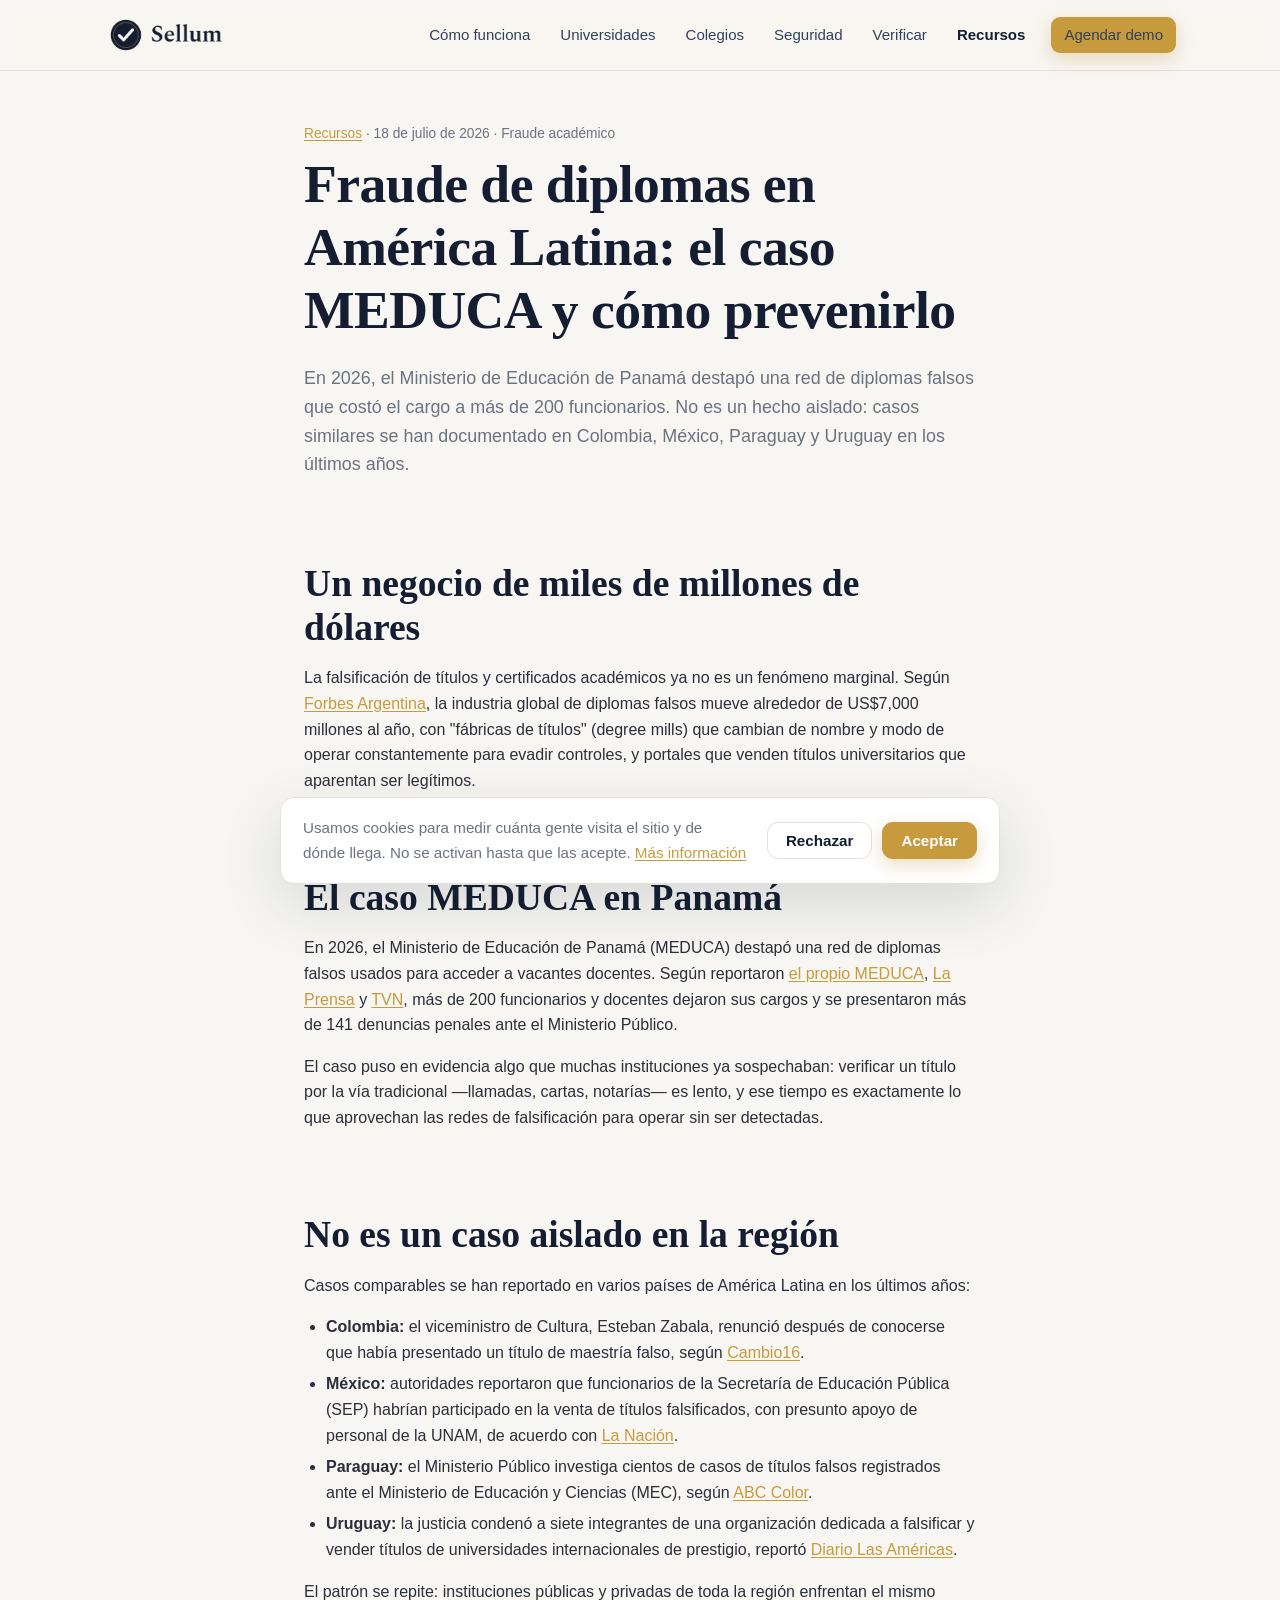
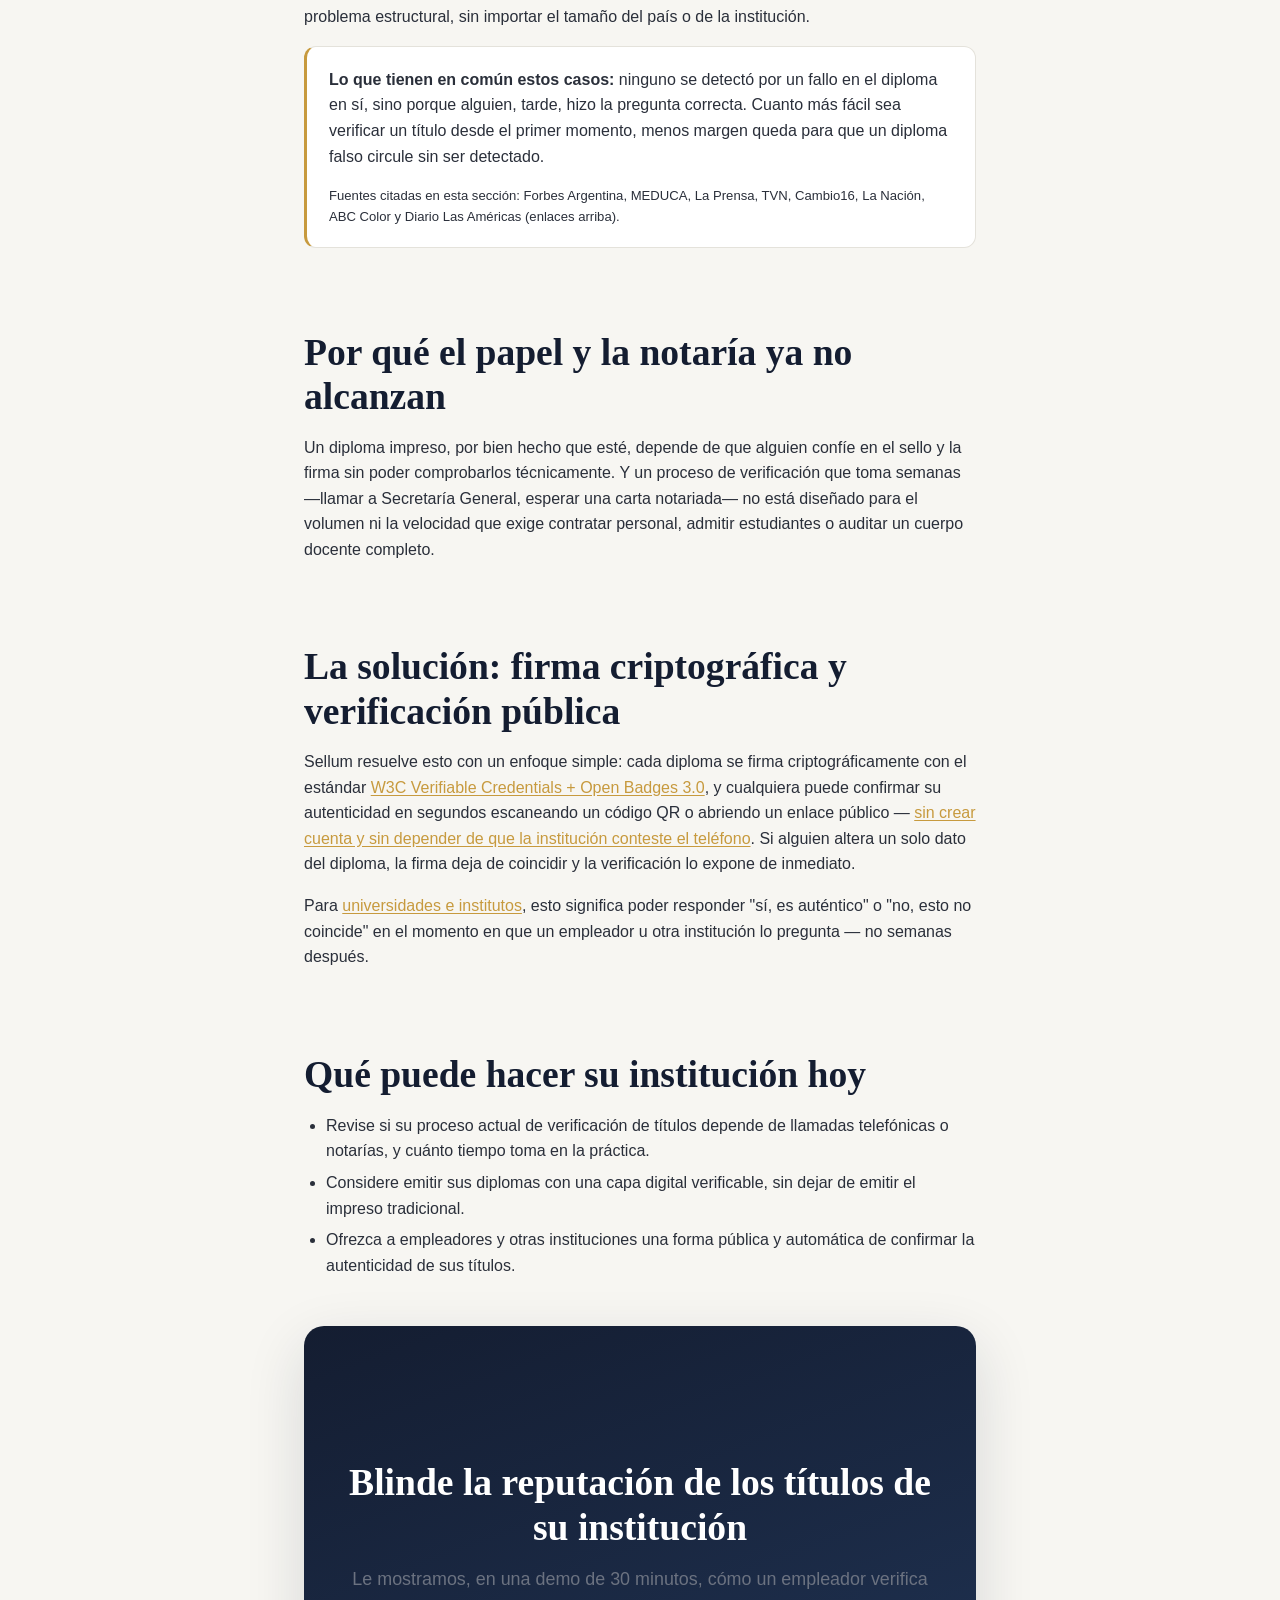
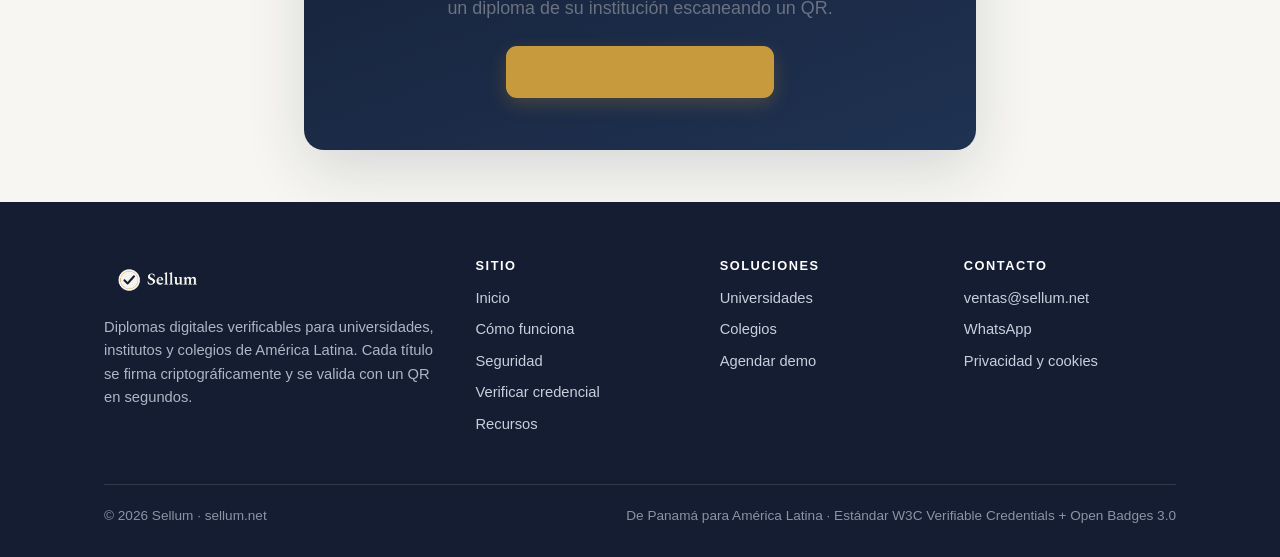
<file: recursos/fraude-de-diplomas-en-america-latina.html>
<!doctype html>
<html lang="es">
<head>
<meta charset="utf-8">
<meta name="viewport" content="width=device-width, initial-scale=1">
<title>Fraude de diplomas en América Latina: el caso MEDUCA y cómo prevenirlo | Sellum</title>
<meta name="description" content="El escándalo de diplomas falsos de MEDUCA en Panamá no es un caso aislado: Colombia, México, Paraguay y Uruguay enfrentan lo mismo. Qué hacer para blindar los títulos de su institución.">
<link rel="canonical" href="https://sellum.net/recursos/fraude-de-diplomas-en-america-latina">
<meta property="og:type" content="article">
<meta property="og:locale" content="es_LA">
<meta property="og:site_name" content="Sellum">
<meta property="og:title" content="Fraude de diplomas en América Latina: el caso MEDUCA y cómo prevenirlo">
<meta property="og:description" content="El escándalo de MEDUCA en Panamá no es un caso aislado en la región. Qué está pasando y qué puede hacer su institución.">
<meta property="og:url" content="https://sellum.net/recursos/fraude-de-diplomas-en-america-latina">
<meta property="og:image" content="https://sellum.net/assets/og-image.jpg">
<meta name="twitter:card" content="summary_large_image">
<meta name="twitter:image" content="https://sellum.net/assets/og-image.jpg">
<link rel="icon" href="../assets/favicon.svg" type="image/svg+xml">
<link rel="apple-touch-icon" href="../assets/favicon.svg">
<link rel="stylesheet" href="../assets/site.css">
<script type="application/ld+json">
{"@context":"https://schema.org","@type":"Organization","name":"Sellum","url":"https://sellum.net","logo":"https://sellum.net/assets/sellum-logo-color.png","areaServed":"América Latina"}
</script>
<script type="application/ld+json">
{"@context":"https://schema.org","@type":"Article",
"headline":"Fraude de diplomas en América Latina: el caso MEDUCA y cómo prevenirlo",
"description":"El escándalo de diplomas falsos de MEDUCA en Panamá no es un caso aislado: Colombia, México, Paraguay y Uruguay enfrentan lo mismo. Qué hacer para blindar los títulos de su institución.",
"datePublished":"2026-07-18",
"dateModified":"2026-07-18",
"inLanguage":"es",
"image":"https://sellum.net/assets/og-image.jpg",
"mainEntityOfPage":"https://sellum.net/recursos/fraude-de-diplomas-en-america-latina",
"author":{"@type":"Organization","name":"Sellum","url":"https://sellum.net"},
"publisher":{"@type":"Organization","name":"Sellum","logo":{"@type":"ImageObject","url":"https://sellum.net/assets/sellum-logo-color.png"}}
}
</script>
<!-- Consentimiento de cookies: decide si se carga Google Tag Manager. Ver assets/cookies.js -->
<script src="../assets/cookies.js"></script>
</head>
<body>
<a class="skip-link" href="#main">Saltar al contenido</a>

<header class="site-header">
  <div class="wrap nav">
    <a class="nav__logo" href="/" aria-label="Sellum — Inicio"><img src="../assets/sellum-logo-color.png" alt="Sellum" width="150" height="53"></a>
    <button class="nav__toggle" type="button" aria-label="Abrir menú" aria-controls="nav-links" aria-expanded="false"><span></span></button>
    <nav class="nav__links" id="nav-links" aria-label="Navegación principal">
      <a href="../producto">Cómo funciona</a>
      <a href="../universidades">Universidades</a>
      <a href="../colegios">Colegios</a>
      <a href="../seguridad">Seguridad</a>
      <a href="../verificar">Verificar</a>
      <a href="/recursos/" class="is-active">Recursos</a>
      <span class="nav__cta"><a class="btn btn--gold" href="../contacto">Agendar demo</a></span>
    </nav>
  </div>
</header>

<main id="main">

  <section class="section section--tight section--paper">
    <div class="wrap article">
      <p class="meta"><a href="/recursos/">Recursos</a> · 18 de julio de 2026 · Fraude académico</p>
      <h1>Fraude de diplomas en América Latina: el caso MEDUCA y cómo prevenirlo</h1>
      <p class="lead">En 2026, el Ministerio de Educación de Panamá destapó una red de diplomas falsos que costó el cargo a más de 200 funcionarios. No es un hecho aislado: casos similares se han documentado en Colombia, México, Paraguay y Uruguay en los últimos años.</p>

      <h2>Un negocio de miles de millones de dólares</h2>
      <p>La falsificación de títulos y certificados académicos ya no es un fenómeno marginal. Según <a href="https://www.forbesargentina.com/daily-cover/la-industria-titulos-diplomas-truchos-negocio-global-us-7-mil-millones-n29804" target="_blank" rel="noopener">Forbes Argentina</a>, la industria global de diplomas falsos mueve alrededor de US$7,000 millones al año, con "fábricas de títulos" (degree mills) que cambian de nombre y modo de operar constantemente para evadir controles, y portales que venden títulos universitarios que aparentan ser legítimos.</p>

      <h2>El caso MEDUCA en Panamá</h2>
      <p>En 2026, el Ministerio de Educación de Panamá (MEDUCA) destapó una red de diplomas falsos usados para acceder a vacantes docentes. Según reportaron <a href="https://www.meduca.gob.pa/tras-denuncias-por-presuntos-diplomas-falsos-y-red-de-corrupcion-se-registran-renuncias-y-abandono-de-cargos-por-funcionarios-y-docentes/" target="_blank" rel="noopener">el propio MEDUCA</a>, <a href="https://www.prensa.com/sociedad/meduca-destapa-red-de-diplomas-falsos-hay-141-denuncias-en-el-ministerio-publico/" target="_blank" rel="noopener">La Prensa</a> y <a href="https://www.tvn-2.com/nacionales/docentes-funcionarios-renuncian-medio-escandalo-diplomas-falsos-lucy-molinar-ministerio-de-educacion_1_2239912.html" target="_blank" rel="noopener">TVN</a>, más de 200 funcionarios y docentes dejaron sus cargos y se presentaron más de 141 denuncias penales ante el Ministerio Público.</p>
      <p>El caso puso en evidencia algo que muchas instituciones ya sospechaban: verificar un título por la vía tradicional —llamadas, cartas, notarías— es lento, y ese tiempo es exactamente lo que aprovechan las redes de falsificación para operar sin ser detectadas.</p>

      <h2>No es un caso aislado en la región</h2>
      <p>Casos comparables se han reportado en varios países de América Latina en los últimos años:</p>
      <ul>
        <li><strong>Colombia:</strong> el viceministro de Cultura, Esteban Zabala, renunció después de conocerse que había presentado un título de maestría falso, según <a href="https://www.cambio16.com/el-negocio-de-los-titulos-academicos-falsos-tiene-quien-lo-denuncie/" target="_blank" rel="noopener">Cambio16</a>.</li>
        <li><strong>México:</strong> autoridades reportaron que funcionarios de la Secretaría de Educación Pública (SEP) habrían participado en la venta de títulos falsificados, con presunto apoyo de personal de la UNAM, de acuerdo con <a href="https://www.lanacion.com.ar/cultura/mexico-tambien-tiene-un-escandalo-por-titulos-falsos-nid771947/" target="_blank" rel="noopener">La Nación</a>.</li>
        <li><strong>Paraguay:</strong> el Ministerio Público investiga cientos de casos de títulos falsos registrados ante el Ministerio de Educación y Ciencias (MEC), según <a href="https://www.abc.com.py/nacionales/2026/07/10/funcionarios-del-mec-usan-titulos-falsos-para-cobrar-hasta-5-salarios-minimos/" target="_blank" rel="noopener">ABC Color</a>.</li>
        <li><strong>Uruguay:</strong> la justicia condenó a siete integrantes de una organización dedicada a falsificar y vender títulos de universidades internacionales de prestigio, reportó <a href="https://www.diariolasamericas.com/america-latina/condenan-uruguay-banda-que-falsificaba-titulos-universitarios-internacionales-n4227860" target="_blank" rel="noopener">Diario Las Américas</a>.</li>
      </ul>
      <p>El patrón se repite: instituciones públicas y privadas de toda la región enfrentan el mismo problema estructural, sin importar el tamaño del país o de la institución.</p>

      <div class="note">
        <p><strong>Lo que tienen en común estos casos:</strong> ninguno se detectó por un fallo en el diploma en sí, sino porque alguien, tarde, hizo la pregunta correcta. Cuanto más fácil sea verificar un título desde el primer momento, menos margen queda para que un diploma falso circule sin ser detectado.</p>
        <p class="source-note">Fuentes citadas en esta sección: Forbes Argentina, MEDUCA, La Prensa, TVN, Cambio16, La Nación, ABC Color y Diario Las Américas (enlaces arriba).</p>
      </div>

      <h2>Por qué el papel y la notaría ya no alcanzan</h2>
      <p>Un diploma impreso, por bien hecho que esté, depende de que alguien confíe en el sello y la firma sin poder comprobarlos técnicamente. Y un proceso de verificación que toma semanas —llamar a Secretaría General, esperar una carta notariada— no está diseñado para el volumen ni la velocidad que exige contratar personal, admitir estudiantes o auditar un cuerpo docente completo.</p>

      <h2>La solución: firma criptográfica y verificación pública</h2>
      <p>Sellum resuelve esto con un enfoque simple: cada diploma se firma criptográficamente con el estándar <a href="../seguridad">W3C Verifiable Credentials + Open Badges 3.0</a>, y cualquiera puede confirmar su autenticidad en segundos escaneando un código QR o abriendo un enlace público — <a href="../verificar">sin crear cuenta y sin depender de que la institución conteste el teléfono</a>. Si alguien altera un solo dato del diploma, la firma deja de coincidir y la verificación lo expone de inmediato.</p>
      <p>Para <a href="../universidades">universidades e institutos</a>, esto significa poder responder "sí, es auténtico" o "no, esto no coincide" en el momento en que un empleador u otra institución lo pregunta — no semanas después.</p>

      <h2>Qué puede hacer su institución hoy</h2>
      <ul>
        <li>Revise si su proceso actual de verificación de títulos depende de llamadas telefónicas o notarías, y cuánto tiempo toma en la práctica.</li>
        <li>Considere emitir sus diplomas con una capa digital verificable, sin dejar de emitir el impreso tradicional.</li>
        <li>Ofrezca a empleadores y otras instituciones una forma pública y automática de confirmar la autenticidad de sus títulos.</li>
      </ul>

      <div class="ctaband" style="margin-top:48px">
        <h2>Blinde la reputación de los títulos de su institución</h2>
        <p class="lead">Le mostramos, en una demo de 30 minutos, cómo un empleador verifica un diploma de su institución escaneando un QR.</p>
        <div class="btn-row" style="justify-content:center;margin-top:24px">
          <a class="btn btn--gold btn--lg" href="../contacto">Agendar demo de 30 min</a>
        </div>
      </div>
    </div>
  </section>

</main>

<footer class="site-footer">
  <div class="wrap">
    <div class="footer-grid">
      <div>
        <div class="footer-logo"><img src="../assets/sellum-logo-reverse.png" alt="Sellum" width="129" height="53"></div>
        <p>Diplomas digitales verificables para universidades, institutos y colegios de América Latina. Cada título se firma criptográficamente y se valida con un QR en segundos.</p>
      </div>
      <div><h4>Sitio</h4><ul><li><a href="/">Inicio</a></li><li><a href="../producto">Cómo funciona</a></li><li><a href="../seguridad">Seguridad</a></li><li><a href="../verificar">Verificar credencial</a></li><li><a href="/recursos/">Recursos</a></li></ul></div>
      <div><h4>Soluciones</h4><ul><li><a href="../universidades">Universidades</a></li><li><a href="../colegios">Colegios</a></li><li><a href="../contacto">Agendar demo</a></li></ul></div>
      <div><h4>Contacto</h4><ul><li><a href="mailto:ventas@sellum.net">ventas@sellum.net</a></li><li><a href="https://wa.me/50763304392" target="_blank" rel="noopener">WhatsApp</a></li><li><a href="/privacidad">Privacidad y cookies</a></li></ul></div>
    </div>
    <div class="footer-bottom">
      <span>© <span data-year>2026</span> Sellum · sellum.net</span>
      <span>De Panamá para América Latina · Estándar W3C Verifiable Credentials + Open Badges 3.0</span>
    </div>
  </div>
</footer>

<div class="sticky-cta">
  <a class="btn btn--gold" href="../contacto">Agendar demo</a>
  <a class="btn btn--wa" href="https://wa.me/50763304392" target="_blank" rel="noopener">WhatsApp</a>
</div>

<script src="../assets/site.js" defer></script>
</body>
</html>
</file>
<file: assets/site.css>
/* ============================================================
   Sellum — sistema de diseño (marca)
   Tokens confirmados contra marca/sellum-marca.html
   ============================================================ */
:root{
  --navy:#141D31;
  --navy2:#1F3252;
  --gold:#C79A3E;
  --goldl:#D0A24A;
  --paper:#F7F6F2;
  --muted:#6B7280;
  --line:#E4E2DB;
  --ink:#1A1A1A;
  --white:#FFFFFF;
  --ok:#2F7D5B;
  --shadow:0 8px 30px rgba(22,35,59,.08);
  --shadow-lg:0 20px 60px rgba(22,35,59,.14);
  --radius:14px;
  --serif:Georgia,"Times New Roman",Garamond,serif;
  --sans:-apple-system,BlinkMacSystemFont,"Segoe UI",Roboto,Arial,sans-serif;
  --wrap:1120px;
}

*{box-sizing:border-box}
html{scroll-behavior:smooth}
body{
  margin:0;
  font-family:var(--sans);
  color:var(--ink);
  background:var(--paper);
  line-height:1.6;
  -webkit-font-smoothing:antialiased;
  text-rendering:optimizeLegibility;
}
img{max-width:100%;height:auto;display:block}
a{color:inherit;text-decoration:none}
h1,h2,h3,h4{font-family:var(--serif);color:var(--navy);line-height:1.18;margin:0 0 .4em;font-weight:700}
h1{font-size:clamp(2rem,4.6vw,3.35rem);letter-spacing:-.01em}
h2{font-size:clamp(1.6rem,3.2vw,2.35rem)}
h3{font-size:1.28rem}
p{margin:0 0 1rem}
.serif{font-family:var(--serif)}
:focus-visible{outline:3px solid var(--goldl);outline-offset:2px;border-radius:4px}

/* Layout */
.wrap{max-width:var(--wrap);margin:0 auto;padding:0 24px}
.section{padding:76px 0}
.section--tight{padding:52px 0}
.section--paper{background:var(--paper)}
.section--white{background:var(--white)}
.section--navy{background:var(--navy);color:#e9ecf3}
.section--navy h1,.section--navy h2,.section--navy h3{color:var(--white)}
.center{text-align:center}
.lead{font-size:1.18rem;color:var(--muted);max-width:62ch}
.center .lead{margin-left:auto;margin-right:auto}
.kick{font-size:.72rem;letter-spacing:.18em;text-transform:uppercase;color:var(--gold);font-weight:700;margin:0 0 .6rem}
.section--navy .kick{color:var(--goldl)}
.muted{color:var(--muted)}
.maxw{max-width:760px}
.center .maxw{margin:0 auto}

/* Header / Nav */
.site-header{position:sticky;top:0;z-index:50;background:rgba(247,246,242,.88);backdrop-filter:saturate(180%) blur(10px);border-bottom:1px solid var(--line)}
.nav{display:flex;align-items:center;gap:20px;height:70px}
.nav__logo{display:flex;align-items:center}
.nav__logo img{height:44px;width:auto}
.nav__links{display:flex;gap:6px;margin-left:auto;align-items:center}
.nav__links a{padding:9px 12px;border-radius:9px;font-size:.94rem;color:#33405a;font-weight:500}
.nav__links a:hover{background:rgba(22,35,59,.06);color:var(--navy)}
.nav__links a.is-active{color:var(--navy);font-weight:700}
.nav__cta{margin-left:8px}
.nav__toggle{display:none;margin-left:auto;background:none;border:1px solid var(--line);border-radius:9px;width:44px;height:40px;cursor:pointer;align-items:center;justify-content:center}
.nav__toggle span{display:block;width:20px;height:2px;background:var(--navy);position:relative}
.nav__toggle span::before,.nav__toggle span::after{content:"";position:absolute;left:0;width:20px;height:2px;background:var(--navy)}
.nav__toggle span::before{top:-6px}.nav__toggle span::after{top:6px}

@media(max-width:900px){
  .nav__toggle{display:flex}
  .nav__links{position:fixed;inset:70px 0 auto 0;flex-direction:column;align-items:stretch;background:var(--paper);border-bottom:1px solid var(--line);padding:12px 24px 20px;gap:2px;margin-left:0;display:none;box-shadow:var(--shadow)}
  .nav__links.is-open{display:flex}
  .nav__links a{padding:13px 10px;font-size:1.02rem}
  .nav__cta{margin:8px 0 0}
  .nav__cta .btn{width:100%}
}

/* Botones */
.btn{display:inline-flex;align-items:center;justify-content:center;gap:9px;font-family:var(--sans);font-size:1rem;font-weight:600;padding:13px 22px;border-radius:11px;border:1.5px solid transparent;cursor:pointer;transition:transform .12s ease,box-shadow .12s ease,background .12s ease;line-height:1}
.btn:active{transform:translateY(1px)}
.btn--gold{background:var(--gold);color:#fff;box-shadow:0 6px 18px rgba(184,134,47,.28)}
.btn--gold:hover{background:#a6771f}
.btn--navy{background:var(--navy);color:#fff}
.btn--navy:hover{background:var(--navy2)}
.btn--ghost{background:transparent;border-color:var(--line);color:var(--navy)}
.btn--ghost:hover{border-color:var(--navy);background:rgba(22,35,59,.04)}
.btn--onnavy{background:#fff;color:var(--navy)}
.btn--onnavy:hover{background:#eef0f5}
.btn--wa{background:#25D366;color:#0b3d1f}
.btn--wa:hover{background:#1fbe5b}
.btn--lg{padding:16px 30px;font-size:1.08rem}
.btn--block{width:100%}
.btn-row{display:flex;gap:14px;flex-wrap:wrap}
.center .btn-row{justify-content:center}

/* Hero */
.hero{position:relative;background:linear-gradient(160deg,var(--navy) 0%,var(--navy2) 100%);color:#e9ecf3;overflow:hidden}
.hero::after{content:"";position:absolute;right:-160px;top:-160px;width:520px;height:520px;border-radius:50%;background:radial-gradient(circle,rgba(208,162,74,.16),transparent 60%);pointer-events:none}
.hero .wrap{position:relative;z-index:1;padding-top:78px;padding-bottom:78px}
.hero h1{color:#fff}
.hero .lead{color:#c8cfdc}
.hero-grid{display:grid;grid-template-columns:1.05fr .95fr;gap:52px;align-items:center}
@media(max-width:900px){.hero-grid{grid-template-columns:1fr;gap:38px}}

/* Chips / badges */
.eyebrow-chip{display:inline-flex;align-items:center;gap:8px;background:rgba(255,255,255,.08);border:1px solid rgba(255,255,255,.16);color:#e9ecf3;padding:6px 13px;border-radius:999px;font-size:.82rem;font-weight:500;margin-bottom:20px}
.eyebrow-chip .dot{width:7px;height:7px;border-radius:50%;background:var(--goldl)}

/* Pastilla Verificado por Sellum */
.verified-pill{display:inline-flex;align-items:center;gap:9px;background:var(--navy);color:var(--paper);padding:8px 16px 8px 10px;border-radius:999px;font-size:.9rem;font-weight:600}
.verified-pill svg{flex:none}
.verified-pill--outline{background:transparent;border:1.6px solid var(--navy);color:var(--navy)}

/* Grid utilidades */
.grid{display:grid;gap:22px}
.grid-2{grid-template-columns:repeat(2,1fr)}
.grid-3{grid-template-columns:repeat(3,1fr)}
.grid-4{grid-template-columns:repeat(4,1fr)}
@media(max-width:900px){.grid-3,.grid-4{grid-template-columns:repeat(2,1fr)}}
@media(max-width:640px){.grid-2,.grid-3,.grid-4{grid-template-columns:1fr}}

/* Cards */
.card{background:var(--white);border:1px solid var(--line);border-radius:var(--radius);padding:26px;box-shadow:var(--shadow)}
.card--flat{box-shadow:none}
.card h3{margin-top:4px}
.card p:last-child{margin-bottom:0}
.card .ico{width:44px;height:44px;border-radius:11px;background:rgba(184,134,47,.12);display:flex;align-items:center;justify-content:center;margin-bottom:14px}
.card .ico svg{width:24px;height:24px;stroke:var(--gold)}
.section--navy .card{background:rgba(255,255,255,.04);border-color:rgba(255,255,255,.1);color:#dfe4ee;box-shadow:none}
.section--navy .card h3{color:#fff}

/* Pasos */
.steps{display:grid;grid-template-columns:repeat(4,1fr);gap:20px;counter-reset:step}
@media(max-width:820px){.steps{grid-template-columns:repeat(2,1fr)}}
@media(max-width:480px){.steps{grid-template-columns:1fr}}
.step{background:var(--white);border:1px solid var(--line);border-radius:var(--radius);padding:24px;position:relative;box-shadow:var(--shadow)}
.step__n{width:34px;height:34px;border-radius:50%;background:var(--navy);color:#fff;font-family:var(--serif);font-weight:700;display:flex;align-items:center;justify-content:center;margin-bottom:14px}
.step h3{font-size:1.1rem}
.step p{font-size:.95rem;color:var(--muted);margin:0}

/* Lista de features con check */
.checklist{list-style:none;margin:0;padding:0}
.checklist li{position:relative;padding:8px 0 8px 34px;border-bottom:1px solid var(--line)}
.checklist li:last-child{border-bottom:0}
.checklist li::before{content:"";position:absolute;left:0;top:12px;width:20px;height:20px;border-radius:50%;background:rgba(47,125,91,.12);}
.checklist li::after{content:"";position:absolute;left:6px;top:16px;width:7px;height:4px;border-left:2px solid var(--ok);border-bottom:2px solid var(--ok);transform:rotate(-45deg)}

/* Diploma mockup */
.diploma{background:#fff;border:1px solid var(--line);border-radius:16px;padding:30px 30px 24px;box-shadow:var(--shadow-lg);max-width:430px;position:relative}
.diploma__seal{position:absolute;top:22px;right:26px;width:52px;height:52px;opacity:.9}
.diploma .k{font-size:.62rem;letter-spacing:.2em;text-transform:uppercase;color:var(--muted)}
.diploma .name{font-family:var(--serif);font-size:1.55rem;color:var(--navy);margin:10px 0 3px;line-height:1.15}
.diploma .prog{font-size:.9rem;color:var(--muted)}
.diploma .rule{height:1px;background:var(--line);margin:20px 0 16px}
.diploma__foot{display:flex;align-items:center;justify-content:space-between;gap:12px}
.diploma .sign{font-family:var(--serif);font-style:italic;color:var(--navy2);font-size:1rem;border-top:1px solid var(--line);padding-top:6px;min-width:120px}
.qr{width:56px;height:56px;flex:none}

/* Stat / dolor */
.stat{background:var(--white);border:1px solid var(--line);border-radius:var(--radius);padding:24px;box-shadow:var(--shadow)}
.stat .big{font-family:var(--serif);font-size:2.2rem;color:var(--navy);line-height:1;margin-bottom:6px}
.stat .big .u{font-size:1.1rem;color:var(--gold)}
.stat p{margin:0;color:var(--muted);font-size:.95rem}

/* Comparativa antes/después */
.ba{display:grid;grid-template-columns:1fr 1fr;gap:20px}
@media(max-width:640px){.ba{grid-template-columns:1fr}}
.ba__col{border-radius:var(--radius);padding:24px;border:1px solid var(--line)}
.ba__col--old{background:#fbf3f2;border-color:#f0dcd9}
.ba__col--new{background:#f1f7f4;border-color:#d7ebe1}
.ba__col h3{color:var(--navy)}
.ba__col ul{margin:0;padding-left:20px}
.ba__col li{margin:8px 0}

/* CTA banda */
.ctaband{background:linear-gradient(160deg,var(--navy),var(--navy2));color:#fff;border-radius:20px;padding:52px 40px;text-align:center;box-shadow:var(--shadow-lg)}
.ctaband h2{color:#fff}
.ctaband .lead{color:#c8cfdc;margin-left:auto;margin-right:auto}

/* Trust bar / estándares */
.badges{display:flex;flex-wrap:wrap;gap:12px;justify-content:center}
.badge-std{display:inline-flex;align-items:center;gap:8px;background:var(--white);border:1px solid var(--line);border-radius:999px;padding:9px 16px;font-size:.9rem;font-weight:600;color:var(--navy)}
.badge-std .b-dot{width:8px;height:8px;border-radius:50%;background:var(--gold)}
.section--navy .badge-std{background:rgba(255,255,255,.06);border-color:rgba(255,255,255,.14);color:#eef1f6}

/* Audiencia split */
.aud{display:grid;grid-template-columns:1fr 1fr;gap:24px}
@media(max-width:820px){.aud{grid-template-columns:1fr}}
.aud__card{border-radius:16px;padding:34px;border:1px solid var(--line);background:var(--white);box-shadow:var(--shadow);display:flex;flex-direction:column}
.aud__card .tag{font-size:.72rem;letter-spacing:.16em;text-transform:uppercase;font-weight:700;color:var(--gold);margin-bottom:8px}
.aud__card p{color:var(--muted)}
.aud__card .btn{margin-top:auto;align-self:flex-start}

/* FAQ */
.faq{max-width:780px;margin:0 auto}
.faq details{background:var(--white);border:1px solid var(--line);border-radius:12px;margin-bottom:12px;padding:4px 20px}
.faq summary{cursor:pointer;font-weight:600;color:var(--navy);padding:16px 0;list-style:none;display:flex;justify-content:space-between;align-items:center;gap:12px}
.faq summary::-webkit-details-marker{display:none}
.faq summary::after{content:"+";font-size:1.4rem;color:var(--gold);font-family:var(--serif);flex:none}
.faq details[open] summary::after{content:"–"}
.faq details p{color:var(--muted);margin:0 0 16px}

/* Formulario */
.form-card{background:var(--white);border:1px solid var(--line);border-radius:18px;padding:34px;box-shadow:var(--shadow-lg)}
.field{margin-bottom:16px}
.field label{display:block;font-weight:600;font-size:.9rem;color:var(--navy);margin-bottom:6px}
.field .req{color:var(--gold)}
.field input,.field textarea,.field select{width:100%;font-family:var(--sans);font-size:1rem;padding:12px 14px;border:1.5px solid var(--line);border-radius:10px;background:var(--paper);color:var(--ink)}
.field input:focus,.field textarea:focus,.field select:focus{border-color:var(--goldl);background:#fff;outline:none}
.field textarea{min-height:110px;resize:vertical}
.field .err{color:#b23b3b;font-size:.82rem;margin-top:5px;display:none}
.field.invalid input,.field.invalid textarea{border-color:#b23b3b;background:#fdf5f4}
.field.invalid .err{display:block}
.form-2{display:grid;grid-template-columns:1fr 1fr;gap:0 16px}
@media(max-width:560px){.form-2{grid-template-columns:1fr}}
.form-note{font-size:.82rem;color:var(--muted);margin-top:4px}
.form-success{display:none;text-align:center;padding:26px}
.form-success.show{display:block}
.form-success .tick{width:64px;height:64px;border-radius:50%;background:rgba(47,125,91,.12);display:flex;align-items:center;justify-content:center;margin:0 auto 16px}
.form-success .tick svg{width:32px;height:32px;stroke:var(--ok)}
form.sent .form-body{display:none}
form.sent .form-success{display:block}

/* Footer */
.site-footer{background:var(--navy);color:#aeb6c6;padding:56px 0 30px;font-size:.92rem}
.site-footer a{color:#c8cfdc}
.site-footer a:hover{color:#fff}
.footer-grid{display:grid;grid-template-columns:1.6fr 1fr 1fr 1fr;gap:32px}
@media(max-width:820px){.footer-grid{grid-template-columns:1fr 1fr}}
@media(max-width:480px){.footer-grid{grid-template-columns:1fr}}
.footer-grid h4{color:#fff;font-family:var(--sans);font-size:.8rem;letter-spacing:.12em;text-transform:uppercase;margin-bottom:14px}
.footer-grid ul{list-style:none;margin:0;padding:0}
.footer-grid li{margin:8px 0}
.footer-logo img{height:44px;width:auto;margin-bottom:14px}
.footer-bottom{border-top:1px solid rgba(255,255,255,.12);margin-top:40px;padding-top:20px;display:flex;justify-content:space-between;flex-wrap:wrap;gap:12px;color:#8b94a6;font-size:.85rem}

/* Sticky móvil */
.sticky-cta{position:fixed;left:0;right:0;bottom:0;z-index:60;display:none;gap:10px;padding:10px 14px;background:rgba(247,246,242,.96);backdrop-filter:blur(8px);border-top:1px solid var(--line);box-shadow:0 -6px 20px rgba(22,35,59,.08)}
.sticky-cta .btn{flex:1}
@media(max-width:760px){.sticky-cta{display:flex}body.has-sticky{padding-bottom:74px}}

/* Utilidad de anclas con header fijo */
[id]{scroll-margin-top:86px}

/* Detalle de contexto (MEDUCA) */
.note{background:#fff;border:1px solid var(--line);border-left:3px solid var(--gold);border-radius:12px;padding:20px 22px}
.note p:last-child{margin-bottom:0}
.source-note{font-size:.82rem;color:var(--muted)}
.source-note a{color:var(--gold);text-decoration:underline}

/* Oferta piloto */
.offer-band{background:var(--white);border:1.5px solid var(--gold);border-radius:20px;padding:40px 44px;box-shadow:var(--shadow-lg);position:relative;overflow:hidden}
.offer-band::before{content:"";position:absolute;top:0;left:0;width:6px;height:100%;background:linear-gradient(var(--gold),var(--goldl))}
.offer-band__inner{padding-left:18px;max-width:680px}
.offer-band h2{margin-bottom:10px}
.offer-band .lead{margin-bottom:22px}
.offer-band--compact{padding:24px 26px 24px 30px}
.offer-band--compact::before{width:5px}
.offer-band--compact .offer-chip{margin-bottom:10px}
.offer-band--compact h3{margin:0 0 8px}
.offer-chip{display:inline-flex;align-items:center;gap:8px;background:rgba(184,134,47,.1);color:#8a631f;border:1px solid rgba(184,134,47,.32);padding:6px 14px;border-radius:999px;font-size:.76rem;font-weight:700;letter-spacing:.05em;text-transform:uppercase;margin-bottom:16px}
.offer-chip .dot{width:6px;height:6px;border-radius:50%;background:var(--gold)}

/* Cita */
.quote{font-family:var(--serif);font-size:1.35rem;color:var(--navy);line-height:1.45;font-style:italic}
.section--navy .quote{color:#fff}
.quote cite{display:block;font-style:normal;font-family:var(--sans);font-size:.9rem;color:var(--muted);margin-top:14px;font-weight:600}
.section--navy .quote cite{color:#aeb6c6}

.skip-link{position:absolute;left:-999px;top:0;background:var(--navy);color:#fff;padding:10px 16px;border-radius:0 0 8px 0;z-index:100}
.skip-link:focus{left:0}

/* Artículos / recursos */
.article{max-width:720px;margin:0 auto}
.article .meta{font-size:.86rem;color:var(--muted);margin-bottom:8px}
.article h2{margin-top:2.2em}
.article h3{margin-top:1.6em}
.article p{color:#2a2f3a}
.article ul,.article ol{padding-left:22px;color:#2a2f3a}
.article li{margin:6px 0}
.article a{color:var(--gold);text-decoration:underline;text-underline-offset:2px}
.article a:hover{color:#8a631f}
.article .lead{color:var(--muted);font-size:1.12rem;max-width:none}
.article-cards{display:grid;gap:20px;grid-template-columns:repeat(2,1fr)}
@media(max-width:640px){.article-cards{grid-template-columns:1fr}}
.article-card{background:var(--white);border:1px solid var(--line);border-radius:var(--radius);padding:24px;box-shadow:var(--shadow);display:block}
.article-card .kick{margin-bottom:10px}
.article-card h3{margin:0 0 8px}
.article-card p{color:var(--muted);font-size:.95rem;margin:0}

/* Aviso de cookies (Ley 81) — ver assets/cookies.js */
.aviso-cookies{position:fixed;left:16px;right:16px;bottom:16px;z-index:70;max-width:720px;margin:0 auto;padding:18px 22px;display:flex;flex-wrap:wrap;align-items:center;gap:14px 20px;background:var(--white);color:var(--ink);border:1px solid var(--line);border-radius:var(--radius);box-shadow:var(--shadow-lg)}
.aviso-cookies p{flex:1 1 300px;margin:0;font-size:.95rem;color:var(--muted)}
.aviso-cookies a{color:var(--gold);text-decoration:underline;text-underline-offset:2px}
.aviso-cookies-botones{display:flex;gap:10px;flex:none}
.aviso-cookies .btn{padding:10px 18px;font-size:.95rem}
/* En móvil la barra pegajosa de CTA vive abajo: el aviso se sube para no taparla */
@media(max-width:760px){.aviso-cookies{bottom:84px;padding:16px}.aviso-cookies-botones{width:100%}.aviso-cookies .btn{flex:1}}
</file>
